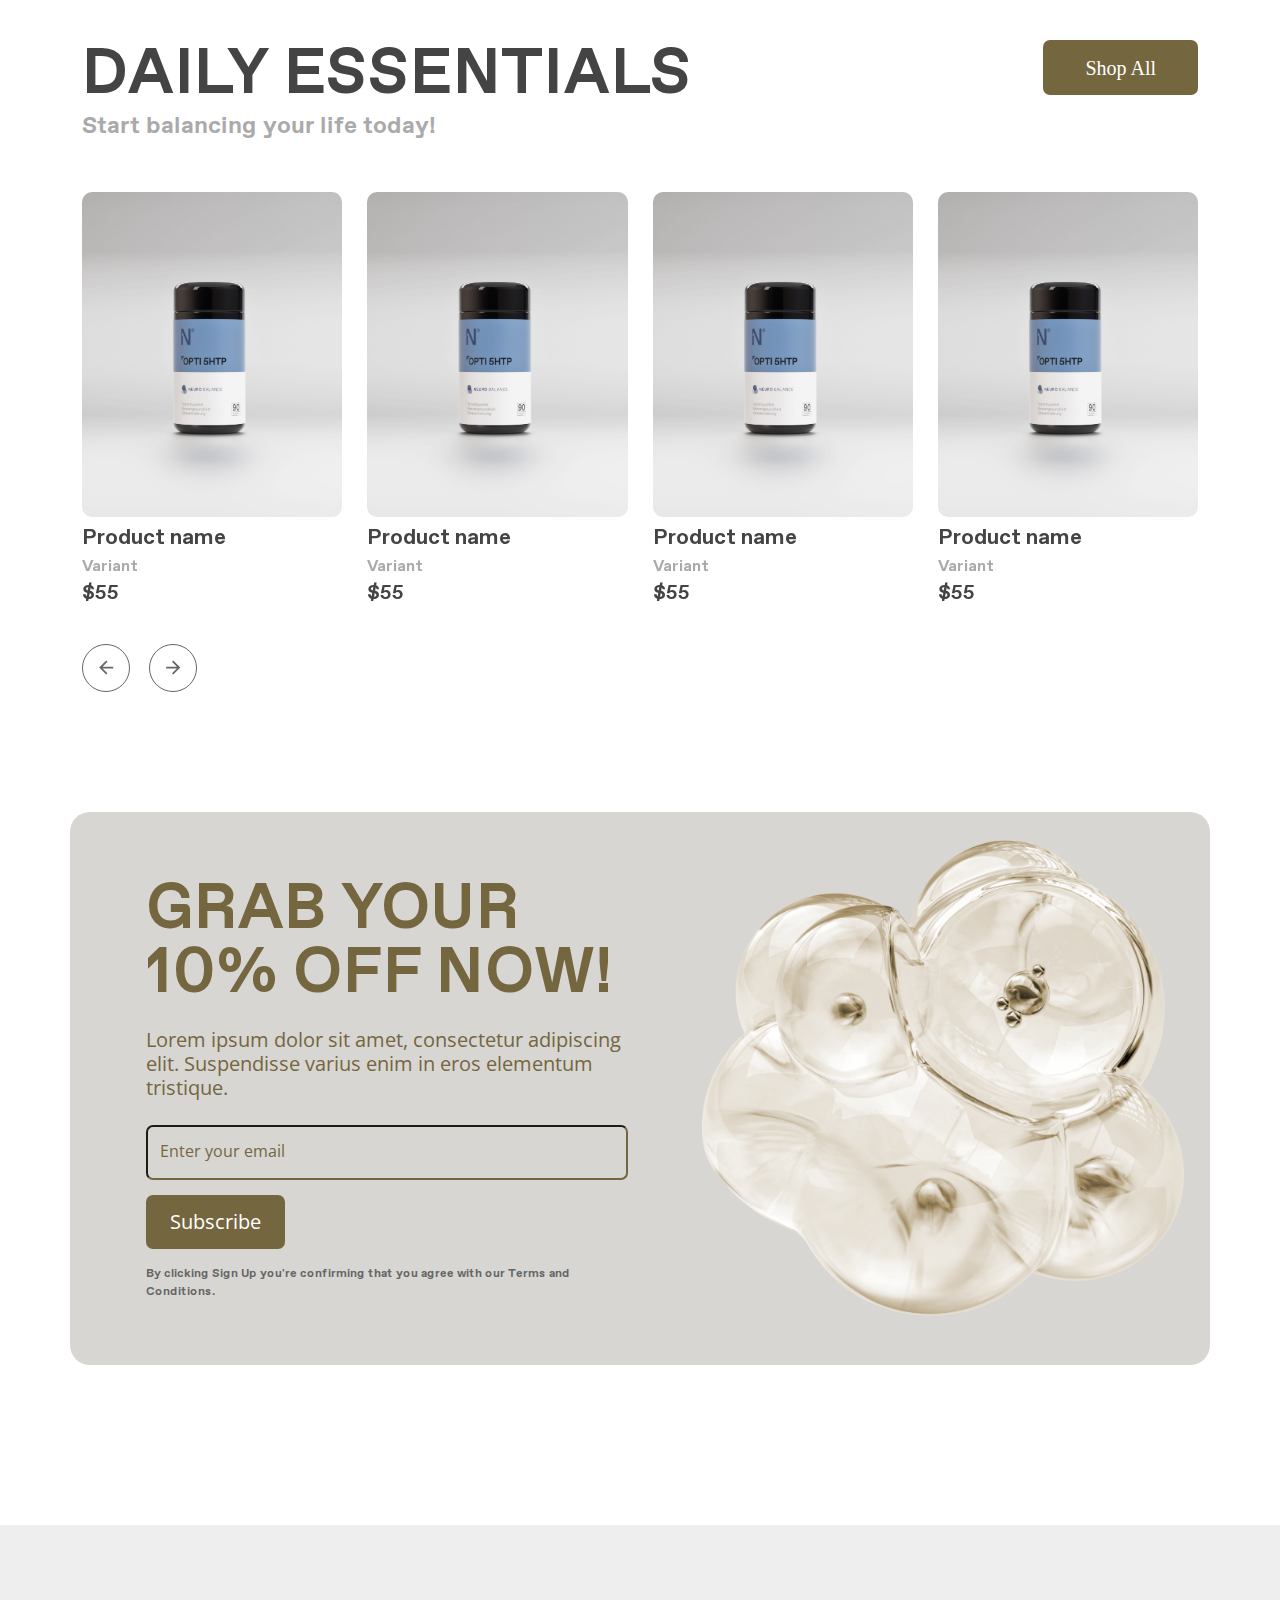
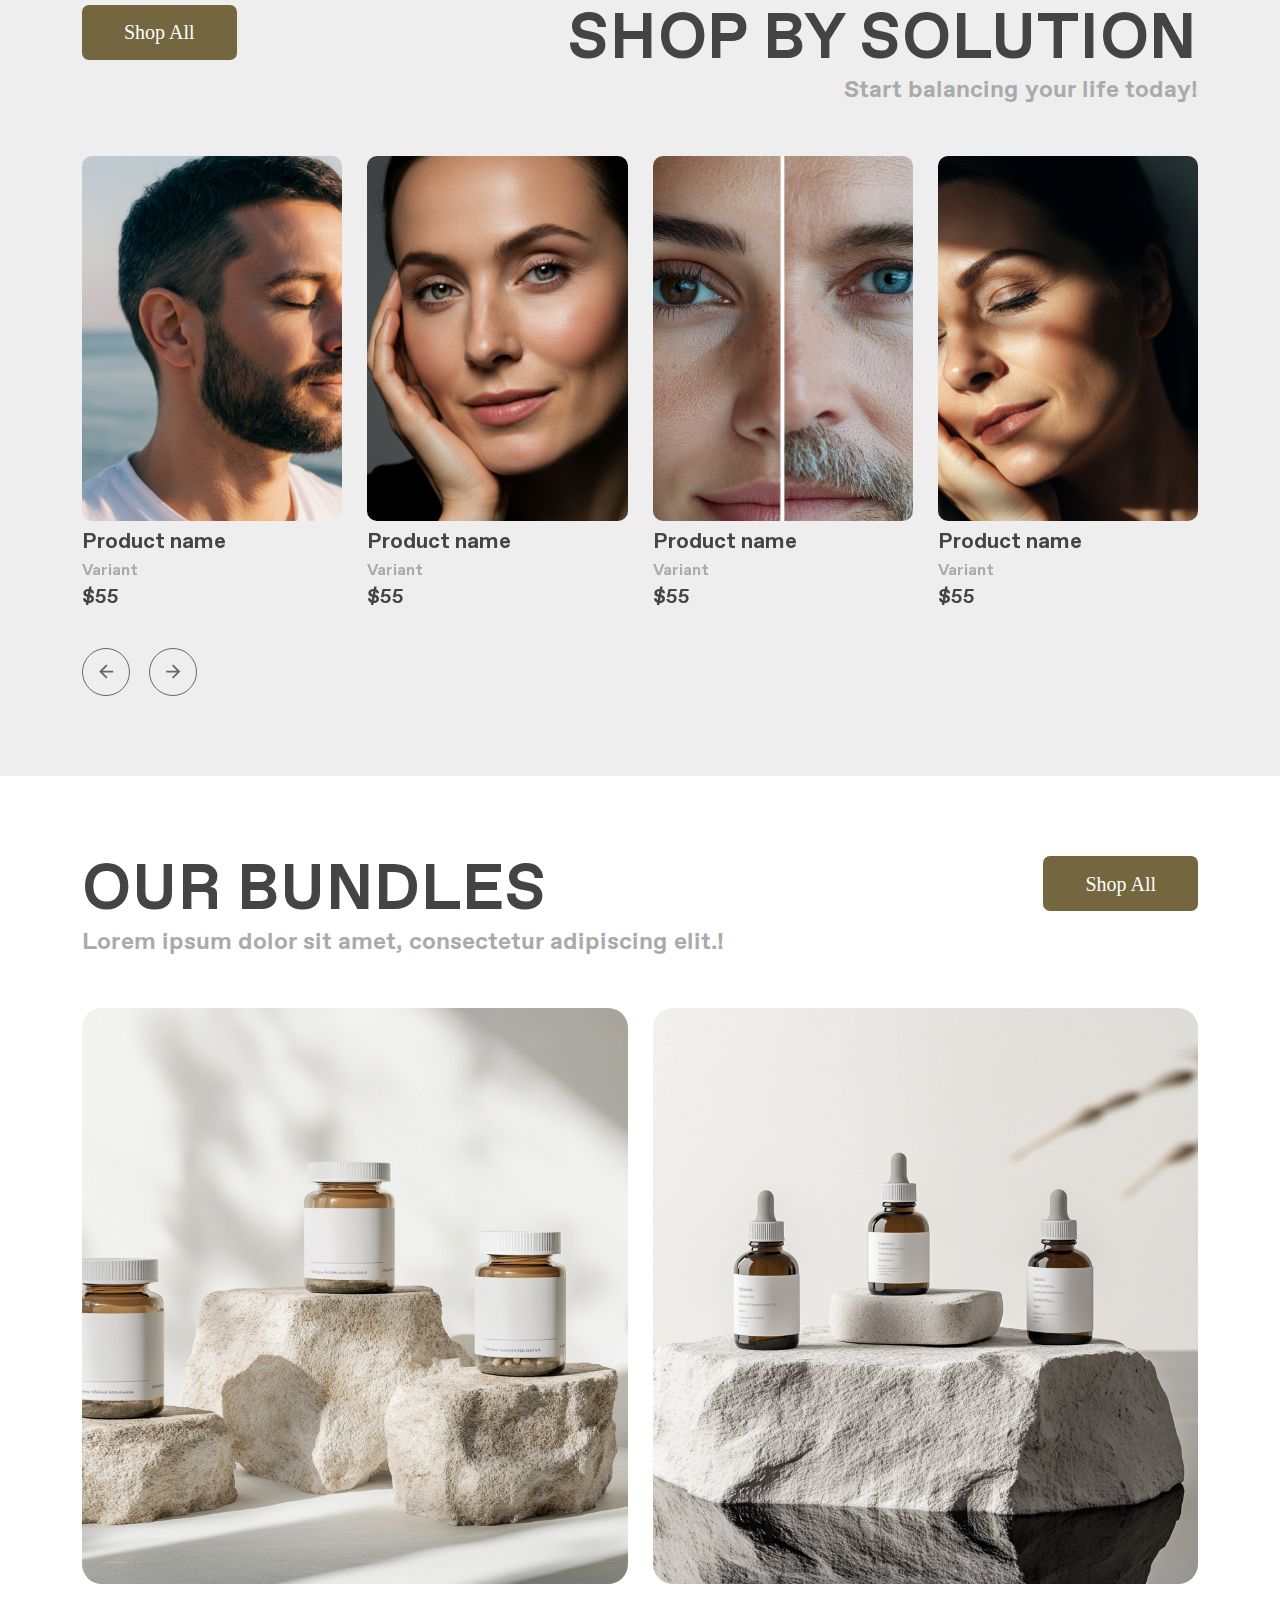
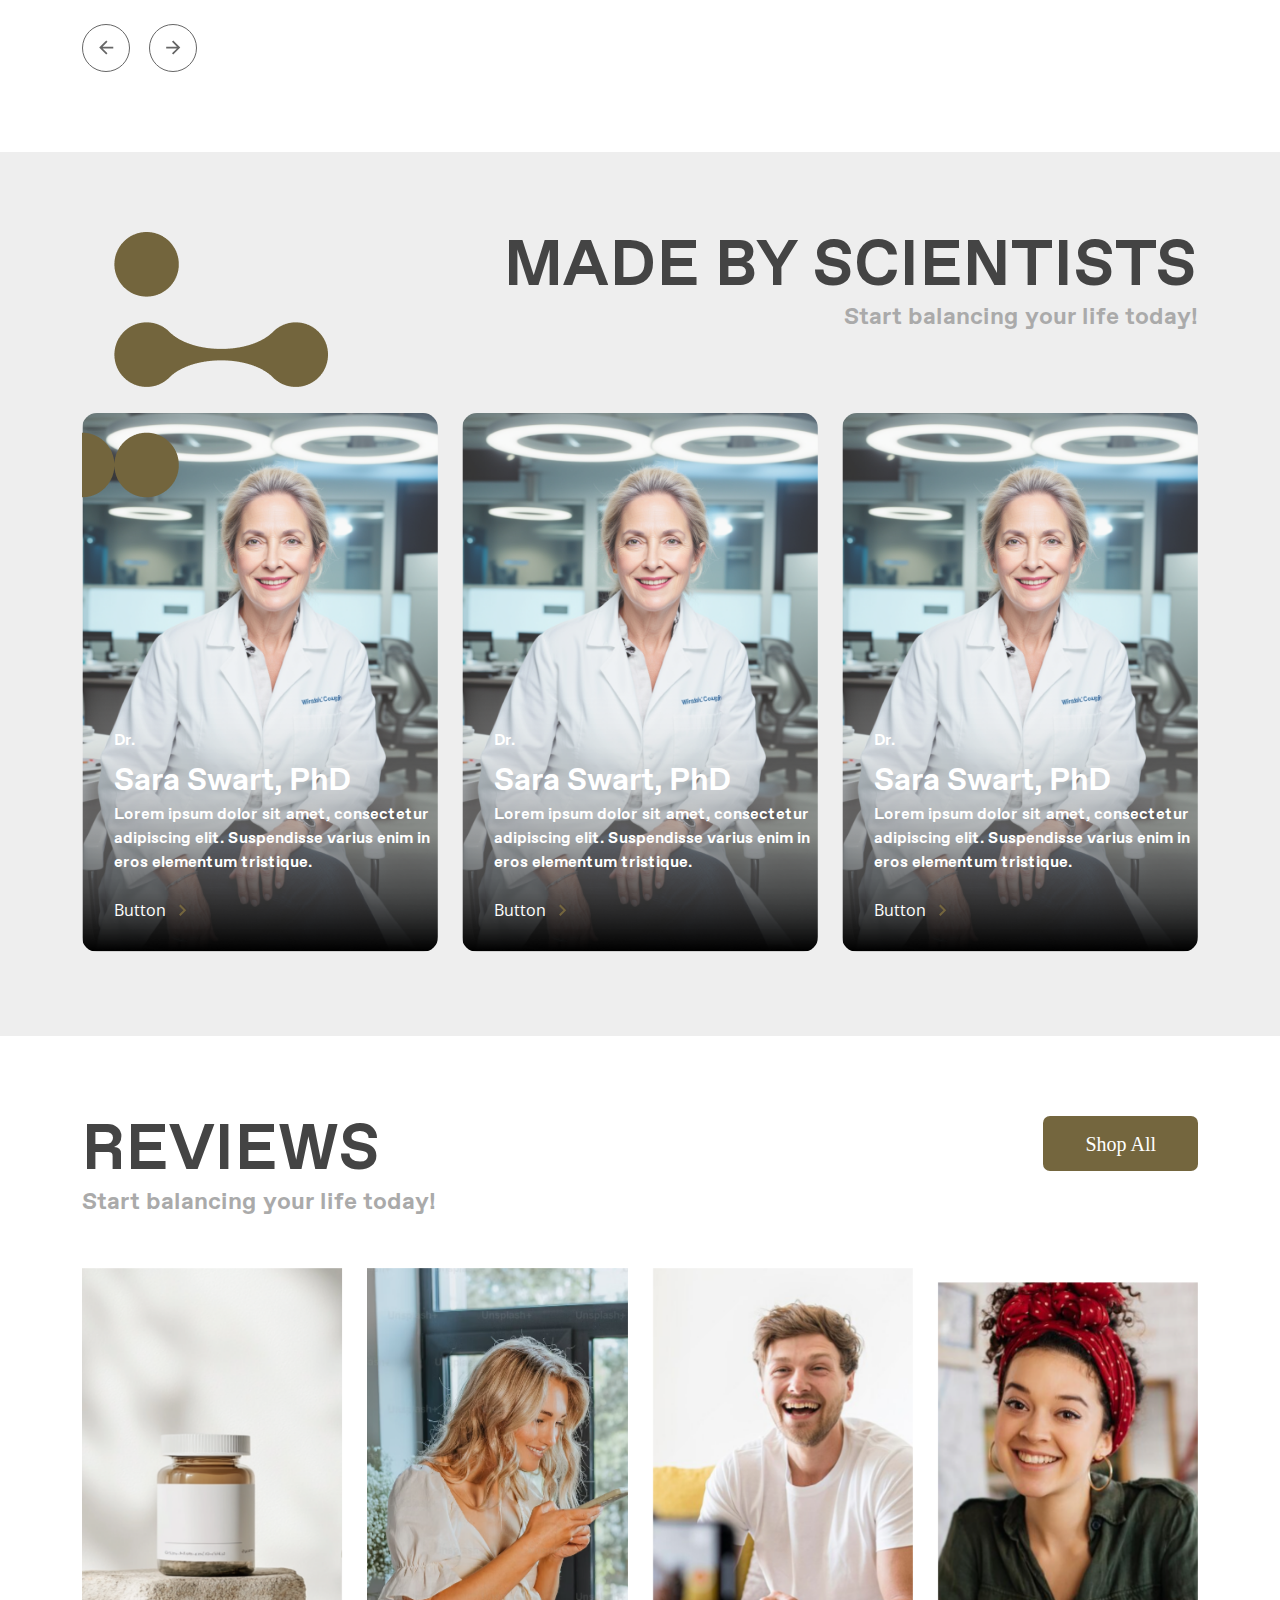
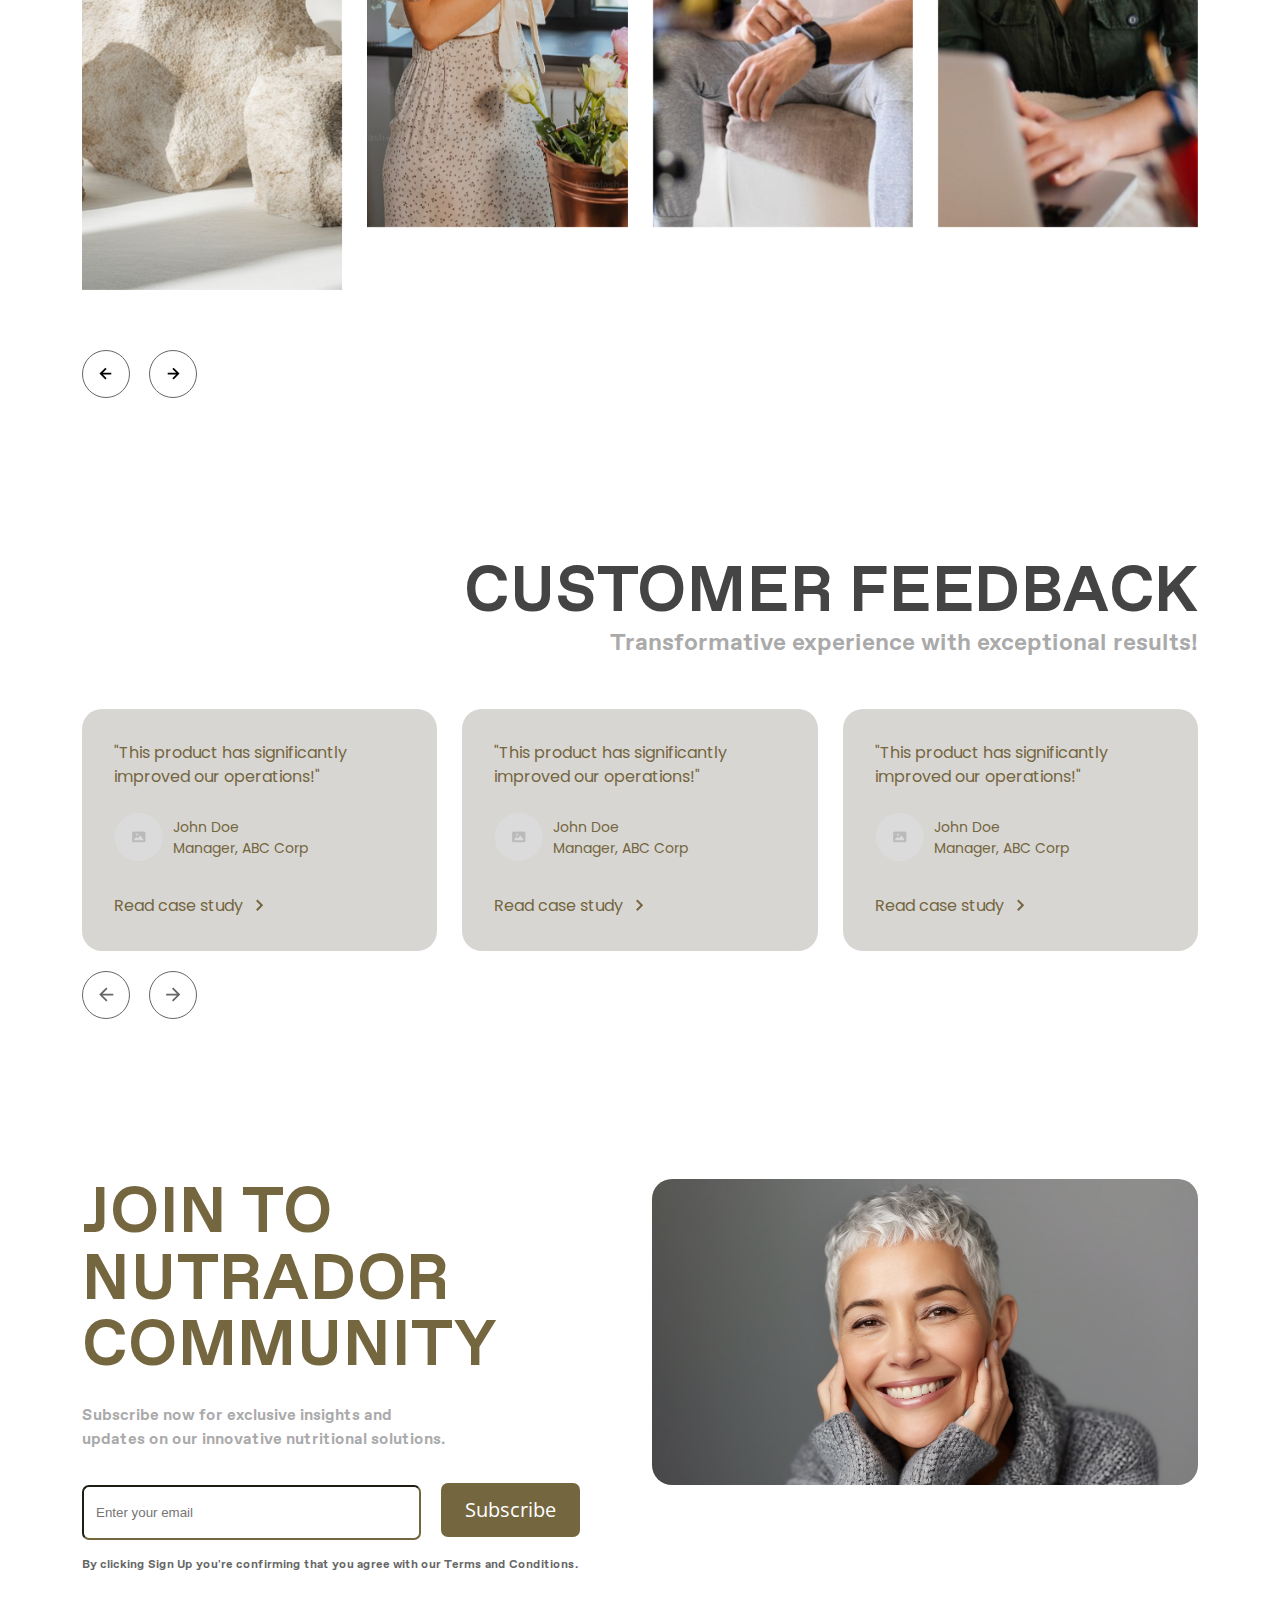
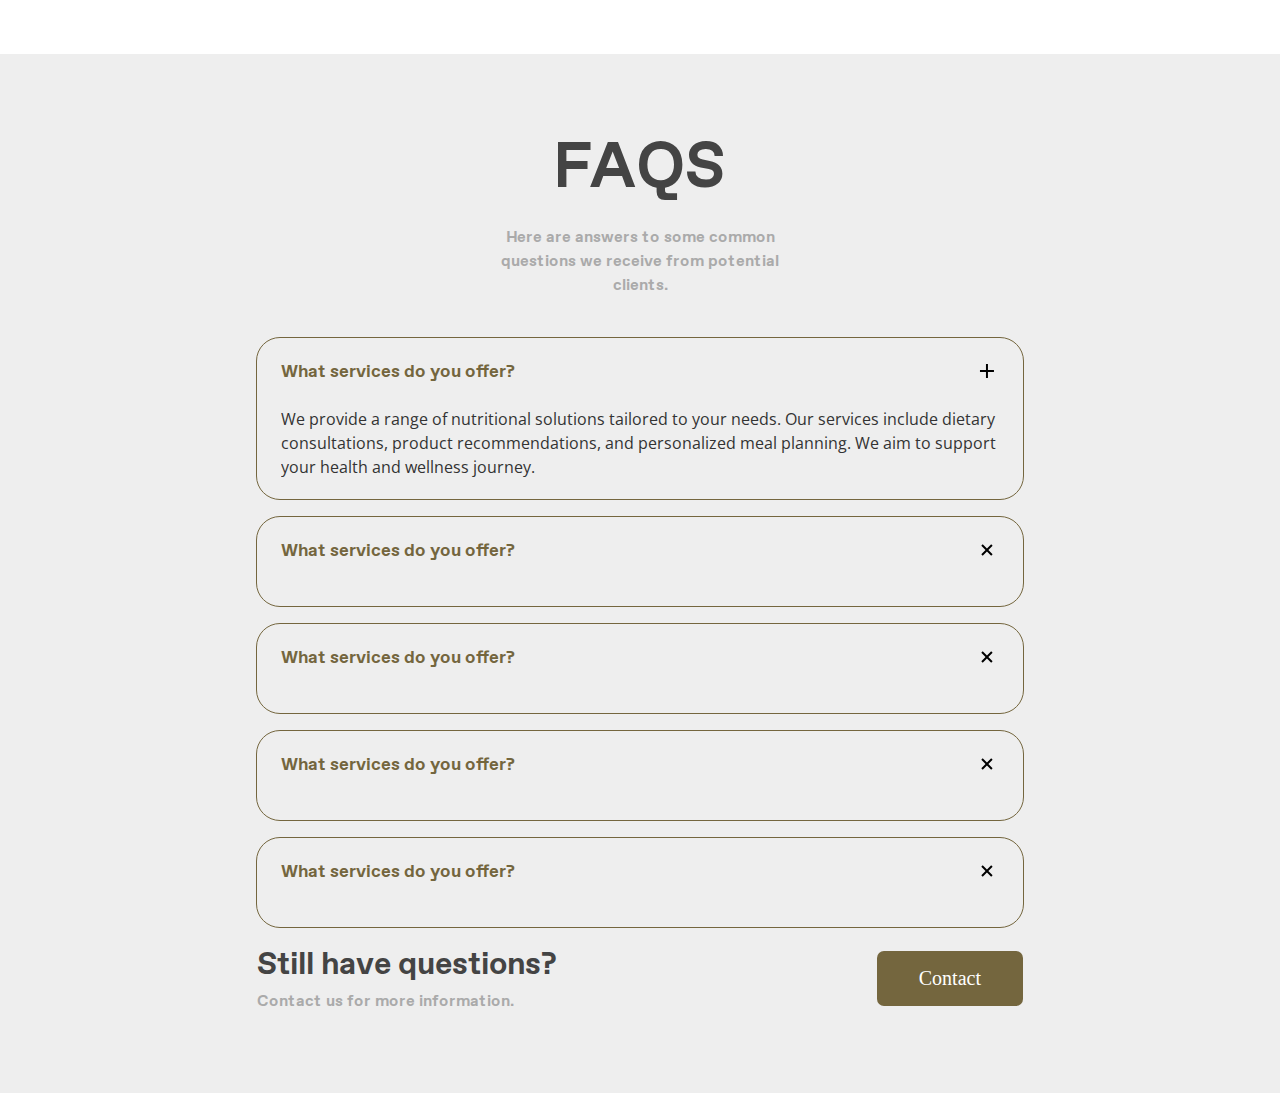
<file: index.html>
<!DOCTYPE html>
<html lang="en">

<head>
    <meta charset="UTF-8">
    <meta name="viewport" content="width=device-width, initial-scale=1.0">
    <title>Nutrador</title>
    <link rel="stylesheet" href="css/swiper.css">
    <link rel="stylesheet" href="css/customGrid.css">
    <link rel="stylesheet" href="css/style.css">
</head>
<body>
    <!-- product section start -->
        <section class="pf-essential-product-section">
            <div class="pf-container">
                <div class="pf-row">
                    <div class="pf-col-lg-12">
                        <div class="pf-product-heading">
                            <div class="pf-text">
                                <h2 class="pf-common-heading">DAILY ESSENTIALS</h2>
                            <p class="pf-sub-heading">Start balancing your life today!</p>
                            </div>
                            <div class="pf-btn">
                                <a class="pf-shop-btn" href="#">Shop All</a>
                            </div>
                        </div>
                    </div>
                </div>
                <div class="pf-row" style="margin-top: 49px;">
                  <div class="pf-col-lg-12">
                    <div class="swiper pf-product-slide">
                        <div class="swiper-wrapper">
                          <div class="swiper-slide">
                                <div class="pf-product-card">
                                    <a href="#"><img src="./images/product-01.jpg" alt=""></a>
                                    <h4 class="pf-product-title">Product name</h4>
                                    <h5 class="pf-product-sub-title">Variant</h5>
                                    <p class="pf-product-price">$55</p>
                                </div>
                          
                          </div>
                          <div class="swiper-slide">
                                <div class="pf-product-card">
                                    <a href="#"><img src="./images/product-01.jpg" alt=""></a>
                                    <h4 class="pf-product-title">Product name</h4>
                                    <h5 class="pf-product-sub-title">Variant</h5>
                                    <p class="pf-product-price">$55</p>
                                </div>
                          
                          </div>
                          <div class="swiper-slide">
                                <div class="pf-product-card">
                                    <a href="#"><img src="./images/product-01.jpg" alt=""></a>
                                    <h4 class="pf-product-title">Product name</h4>
                                    <h5 class="pf-product-sub-title">Variant</h5>
                                    <p class="pf-product-price">$55</p>
                                </div>
                          
                          </div>
                          <div class="swiper-slide">
                                <div class="pf-product-card">
                                    <a href="#"><img src="./images/product-01.jpg" alt=""></a>
                                    <h4 class="pf-product-title">Product name</h4>
                                    <h5 class="pf-product-sub-title">Variant</h5>
                                    <p class="pf-product-price">$55</p>
                                </div>
                          
                          </div>
                          <div class="swiper-slide">
                                <div class="pf-product-card">
                                    <a href="#"><img src="./images/product-01.jpg" alt=""></a>
                                    <h4 class="pf-product-title">Product name</h4>
                                    <h5 class="pf-product-sub-title">Variant</h5>
                                    <p class="pf-product-price">$55</p>
                                </div>
                          
                          </div>
                          <div class="swiper-slide">
                                <div class="pf-product-card">
                                    <a href="#"><img src="./images/product-01.jpg" alt=""></a>
                                    <h4 class="pf-product-title">Product name</h4>
                                    <h5 class="pf-product-sub-title">Variant</h5>
                                    <p class="pf-product-price">$55</p>
                                </div>
                          
                          </div>
                          <div class="swiper-slide">
                                <div class="pf-product-card">
                                    <a href="#"><img src="./images/product-01.jpg" alt=""></a>
                                    <h4 class="pf-product-title">Product name</h4>
                                    <h5 class="pf-product-sub-title">Variant</h5>
                                    <p class="pf-product-price">$55</p>
                                </div>
                          
                          </div>
                          <div class="swiper-slide">
                                <div class="pf-product-card">
                                    <a href="#"><img src="./images/product-01.jpg" alt=""></a>
                                    <h4 class="pf-product-title">Product name</h4>
                                    <h5 class="pf-product-sub-title">Variant</h5>
                                    <p class="pf-product-price">$55</p>
                                </div>
                          
                          </div>
                          <div class="swiper-slide">
                                <div class="pf-product-card">
                                    <a href="#"><img src="./images/product-01.jpg" alt=""></a>
                                    <h4 class="pf-product-title">Product name</h4>
                                    <h5 class="pf-product-sub-title">Variant</h5>
                                    <p class="pf-product-price">$55</p>
                                </div>
                          
                          </div>
                          <div class="swiper-slide">
                                <div class="pf-product-card">
                                    <a href="#"><img src="./images/product-01.jpg" alt=""></a>
                                    <h4 class="pf-product-title">Product name</h4>
                                    <h5 class="pf-product-sub-title">Variant</h5>
                                    <p class="pf-product-price">$55</p>
                                </div>
                          
                          </div>
                          <div class="swiper-slide">
                                <div class="pf-product-card">
                                    <a href="#"><img src="./images/product-01.jpg" alt=""></a>
                                    <h4 class="pf-product-title">Product name</h4>
                                    <h5 class="pf-product-sub-title">Variant</h5>
                                    <p class="pf-product-price">$55</p>
                                </div>
                          
                          </div>
                          <div class="swiper-slide">
                                <div class="pf-product-card">
                                    <a href="#"><img src="./images/product-01.jpg" alt=""></a>
                                    <h4 class="pf-product-title">Product name</h4>
                                    <h5 class="pf-product-sub-title">Variant</h5>
                                    <p class="pf-product-price">$55</p>
                                </div>
                          
                          </div>
                        </div>


                        <div class="pf-arrow-btns">
                            <svg class="pf-prev" xmlns="http://www.w3.org/2000/svg" width="25" height="25" viewBox="0 0 25 25" fill="none">
                                <path d="M20.7706 11.0145H8.60063L14.1906 5.42453L12.7706 4.01453L4.77063 12.0145L12.7706 20.0145L14.1806 18.6045L8.60063 13.0145H20.7706V11.0145Z" fill="#666666"/>
                              </svg>
                              <svg class="pf-next" xmlns="http://www.w3.org/2000/svg" width="25" height="25" viewBox="0 0 25 25" fill="none">
                                <path d="M12.7706 4.01453L11.3606 5.42453L16.9406 11.0145H4.77063V13.0145H16.9406L11.3606 18.6045L12.7706 20.0145L20.7706 12.0145L12.7706 4.01453Z" fill="#666666"/>
                              </svg>
                        </div>
                      </div>
                  </div>
                </div>
            </div>
        </section>
    <!-- product section end -->

    <!-- product discount section start -->
        <section class="pf-prduct-discount-section">
            <div class="pf-container">
                <div class="pf-row pf-card-main">
                    <div class="pf-col-lg-6">
                        <div class="pf-left-text">
                            <h2 class="pf-common-heading">Grab Your 10% Off Now!</h2>
                            <p class="pf-sub-heading">Lorem ipsum dolor sit amet, consectetur adipiscing elit.
                                Suspendisse varius enim in eros elementum tristique.</p>
                        </div>

                        <div class="pf-input-area">
                            <input type="text" placeholder="Enter your email">
                            <a class="pf-subscribe-btn" href="#">Subscribe</a>
                        </div>

                        <h5 class="pf-btm-text">By clicking Sign Up you're confirming that you agree with our Terms and Conditions.</h5>
                        
                    </div>
                    <div class="pf-col-lg-6">
                          <div class="pf-right-img">
                            <img src="./images/discount-img.png" alt="">
                        </div>
                    </div>
                </div>
            </div>
        </section>
    <!-- product discount section end-->

    <!-- shop soluation section start-->
        <section class="pf-shop-soluation-section">
            <div class="pf-container">
                <div class="pf-row">
                    <div class="pf-col-lg-12">
                        <div class="pf-product-heading">
                            <div class="pf-btn">
                                <a class="pf-shop-btn" href="#">Shop All</a>
                            </div>
                            <div class="pf-text">
                                <h2 class="pf-common-heading">SHOP BY SOLUTION</h2>
                            <p class="pf-sub-heading">Start balancing your life today!</p>
                            </div>
                        </div>
                    </div>
                </div>
                <div class="pf-row" style="margin-top: 49px;">
                    <div class="pf-col-lg-12">
                      <div class="swiper pf-shop-solution">
                          <div class="swiper-wrapper">
                            <div class="swiper-slide">
                                  <div class="pf-product-card">
                                      <a href="#"><img src="./images/propular-img.png" alt=""></a>
                                      <h4 class="pf-product-title">Product name</h4>
                                      <h5 class="pf-product-sub-title">Variant</h5>
                                      <p class="pf-product-price">$55</p>
                                  </div>
                            
                            </div>
                            <div class="swiper-slide">
                                  <div class="pf-product-card">
                                      <a href="#"><img src="./images/popular-02.png" alt=""></a>
                                      <h4 class="pf-product-title">Product name</h4>
                                      <h5 class="pf-product-sub-title">Variant</h5>
                                      <p class="pf-product-price">$55</p>
                                  </div>
                            </div>
                            <div class="swiper-slide">
                                  <div class="pf-product-card">
                                      <a href="#"><img src="./images/popular-img-03.jpg" alt=""></a>
                                      <h4 class="pf-product-title">Product name</h4>
                                      <h5 class="pf-product-sub-title">Variant</h5>
                                      <p class="pf-product-price">$55</p>
                                  </div>
                            
                            </div>
                            <div class="swiper-slide">
                                  <div class="pf-product-card">
                                      <a href="#"><img src="./images/popular-img.png" alt=""></a>
                                      <h4 class="pf-product-title">Product name</h4>
                                      <h5 class="pf-product-sub-title">Variant</h5>
                                      <p class="pf-product-price">$55</p>
                                  </div>
                            
                            </div>

                            
                            <div class="swiper-slide">
                                  <div class="pf-product-card">
                                      <a href="#"><img src="./images/propular-img.png" alt=""></a>
                                      <h4 class="pf-product-title">Product name</h4>
                                      <h5 class="pf-product-sub-title">Variant</h5>
                                      <p class="pf-product-price">$55</p>
                                  </div>
                            
                            </div>
                            <div class="swiper-slide">
                                  <div class="pf-product-card">
                                      <a href="#"><img src="./images/popular-02.png" alt=""></a>
                                      <h4 class="pf-product-title">Product name</h4>
                                      <h5 class="pf-product-sub-title">Variant</h5>
                                      <p class="pf-product-price">$55</p>
                                  </div>
                            </div>
                            <div class="swiper-slide">
                                  <div class="pf-product-card">
                                      <a href="#"><img src="./images/popular-img-03.jpg" alt=""></a>
                                      <h4 class="pf-product-title">Product name</h4>
                                      <h5 class="pf-product-sub-title">Variant</h5>
                                      <p class="pf-product-price">$55</p>
                                  </div>
                            </div>
                            <div class="swiper-slide">
                                  <div class="pf-product-card">
                                      <a href="#"><img src="./images/popular-img.png" alt=""></a>
                                      <h4 class="pf-product-title">Product name</h4>
                                      <h5 class="pf-product-sub-title">Variant</h5>
                                      <p class="pf-product-price">$55</p>
                                  </div>
                            </div>
                          </div>
                            <div class="pf-arrow-btns">
                              <svg class="pf-prev" xmlns="http://www.w3.org/2000/svg" width="25" height="25" viewBox="0 0 25 25" fill="none">
                                  <path d="M20.7706 11.0145H8.60063L14.1906 5.42453L12.7706 4.01453L4.77063 12.0145L12.7706 20.0145L14.1806 18.6045L8.60063 13.0145H20.7706V11.0145Z" fill="#666666"/>
                                </svg>
                                <svg class="pf-next" xmlns="http://www.w3.org/2000/svg" width="25" height="25" viewBox="0 0 25 25" fill="none">
                                  <path d="M12.7706 4.01453L11.3606 5.42453L16.9406 11.0145H4.77063V13.0145H16.9406L11.3606 18.6045L12.7706 20.0145L20.7706 12.0145L12.7706 4.01453Z" fill="#666666"/>
                                </svg>
                          </div>
                        </div>
                    </div>
                  </div>
            </div>
        </section>
    <!-- shop soluation section end -->

    <!-- our bundle section start -->
        <section class="pf-bundle-section">
            <div class="pf-container">
                <div class="pf-row">
                    <div class="pf-col-lg-12">
                        <div class="pf-bundle-heading">
                            <div class="pf-text">
                                <h2 class="pf-common-heading">OUR BUNDLES</h2>
                            <p class="pf-sub-heading">Lorem ipsum dolor sit amet, consectetur adipiscing elit.!</p>
                            </div>
                            <div class="pf-btn">
                                <a class="pf-shop-btn" href="#">Shop All</a>
                            </div>
                        </div>
                    </div>
                </div>
                <div class="pf-row" style="margin-top: 49px;">
                <div class="pf-col-lg-12">
                    <div class="swiper pf-bundle-slider">
                        <div class="swiper-wrapper">
                        <div class="swiper-slide">
                                <div class="pf-bundle-card">
                                    <a href="#"><img src="./images/bundle-img-01.png" alt="" width="" height=""></a>
                                </div>
                        </div>
                        <div class="swiper-slide">
                                <div class="pf-bundle-card">
                                    <a href="#"><img src="./images/bundle-img-02.png" alt="" width="" height=""></a>
                                </div>
                        </div>
                        <div class="swiper-slide">
                                <div class="pf-bundle-card">
                                    <a href="#"><img src="./images/bundle-img-01.png" alt="" width="" height=""></a>
                                </div>
                        </div>
                        <div class="swiper-slide">
                                <div class="pf-bundle-card">
                                    <a href="#"><img src="./images/bundle-img-02.png" alt="" width="" height=""></a>
                                </div>
                        </div>
                        <div class="swiper-slide">
                                <div class="pf-bundle-card">
                                    <a href="#"><img src="./images/bundle-img-01.png" alt="" width="" height=""></a>
                                </div>
                        </div>
                        <div class="swiper-slide">
                                <div class="pf-bundle-card">
                                    <a href="#"><img src="./images/bundle-img-02.png" alt="" width="" height=""></a>
                                </div>
                        </div>
                        
                        </div>

                        <div class="pf-arrow-btns">
                            <svg class="pf-prev" xmlns="http://www.w3.org/2000/svg" width="25" height="25" viewBox="0 0 25 25" fill="none">
                                <path d="M20.7706 11.0145H8.60063L14.1906 5.42453L12.7706 4.01453L4.77063 12.0145L12.7706 20.0145L14.1806 18.6045L8.60063 13.0145H20.7706V11.0145Z" fill="#666666"/>
                            </svg>
                            <svg class="pf-next" xmlns="http://www.w3.org/2000/svg" width="25" height="25" viewBox="0 0 25 25" fill="none">
                                <path d="M12.7706 4.01453L11.3606 5.42453L16.9406 11.0145H4.77063V13.0145H16.9406L11.3606 18.6045L12.7706 20.0145L20.7706 12.0145L12.7706 4.01453Z" fill="#666666"/>
                            </svg>
                        </div>
                    </div>
                </div>
                </div>
            </div>
        </section>
    <!-- our bundle section end -->

    <!-- made section css start -->
        <section class="pf-made-section">
            <div class="pf-container">
                <div class="pf-row">
                    <div class="pf-col-lg-12">
                        <div class="pf-made-heading">
                            <img src="./images/made-science-icon.png" alt="">
                            <div class="pf-text">
                                <h2 class="pf-common-heading">MADE BY SCIENTISTS</h2>
                            <p class="pf-sub-heading">Start balancing your life today!</p>
                            </div>
                        </div>
                    </div>
                </div>
                <div class="pf-row pf-row-02">
                    <div class="pf-col-lg-4">
                        <div class="pf-made-science-card">
                            <a href="#"><img src="./images/made-img.png" alt=""></a>
                            <div class="pf-text">
                                <h4 class="pf-made-card-head">Dr.</h4>
                                <h2 class="pf-made-card-sub">Sara Swart, PhD</h2>
                                <p class="pf-paragraph">Lorem ipsum dolor sit amet, consectetur adipiscing elit. Suspendisse varius enim in eros elementum tristique.</p>
                                <a class="pf-made-btn" href="#">Button <svg width="25" height="25" viewBox="0 0 25 25" fill="none" xmlns="http://www.w3.org/2000/svg">
                                    <g id="Icon / chevron-right">
                                    <path id="icon" d="M10.4777 16.9643L16.1847 11.2573L10.4777 5.55029L9.06372 6.96429L13.3567 11.2573L9.06372 15.5503L10.4777 16.9643Z" fill="#74663E"/>
                                    </g>
                                    </svg>
                                    </a>
                            </div>
                        </div>
                    </div>
                    <div class="pf-col-lg-4">
                        <div class="pf-made-science-card">
                            <a href="#"><img src="./images/made-img.png" alt=""></a>
                            <div class="pf-text">
                                <h4 class="pf-made-card-head">Dr.</h4>
                                <h2 class="pf-made-card-sub">Sara Swart, PhD</h2>
                                <p class="pf-paragraph">Lorem ipsum dolor sit amet, consectetur adipiscing elit. Suspendisse varius enim in eros elementum tristique.</p>
                                <a class="pf-made-btn" href="#">Button <svg width="25" height="25" viewBox="0 0 25 25" fill="none" xmlns="http://www.w3.org/2000/svg">
                                    <g id="Icon / chevron-right">
                                    <path id="icon" d="M10.4777 16.9643L16.1847 11.2573L10.4777 5.55029L9.06372 6.96429L13.3567 11.2573L9.06372 15.5503L10.4777 16.9643Z" fill="#74663E"/>
                                    </g>
                                    </svg>
                                    </a>
                            </div>
                        </div>
                    </div>
                    <div class="pf-col-lg-4">
                        <div class="pf-made-science-card">
                            <a href="#"><img src="./images/made-img.png" alt=""></a>
                            <div class="pf-text">
                                <h4 class="pf-made-card-head">Dr.</h4>
                                <h2 class="pf-made-card-sub">Sara Swart, PhD</h2>
                                <p class="pf-paragraph">Lorem ipsum dolor sit amet, consectetur adipiscing elit. Suspendisse varius enim in eros elementum tristique.</p>
                                <a class="pf-made-btn" href="#">Button <svg width="25" height="25" viewBox="0 0 25 25" fill="none" xmlns="http://www.w3.org/2000/svg">
                                    <g id="Icon / chevron-right">
                                    <path id="icon" d="M10.4777 16.9643L16.1847 11.2573L10.4777 5.55029L9.06372 6.96429L13.3567 11.2573L9.06372 15.5503L10.4777 16.9643Z" fill="#74663E"/>
                                    </g>
                                    </svg>
                                    </a>
                            </div>
                        </div>
                    </div>
                </div>
            </div>
        </section>

    <!-- made section css end -->

     <!-- review section start -->
        <section class="pf-review-section">
            <div class="pf-container">
                <div class="pf-row">
                    <div class="pf-col-lg-12">
                        <div class="pf-review-heading">
                            <div class="pf-text">
                                <h2 class="pf-common-heading">REVIEWS</h2>
                            <p class="pf-sub-heading">Start balancing your life today!</p>
                            </div>
                            <div class="pf-btn">
                                <a class="pf-shop-btn" href="#">Shop All</a>
                            </div>
                        </div>
                    </div>
                </div>
                <div class="pf-row" style="margin-top: 49px;">
                <div class="pf-col-lg-12">
                    <div class="swiper pf-rivew-slider">
                        <div class="swiper-wrapper">
                        <div class="swiper-slide">
                                <div class="pf-review-card">
                                    <a href="#"><img src="./images/bundle-img-01.png" alt="" width="" height=""></a>
                                </div>
                        </div>
                        <div class="swiper-slide">
                                <div class="pf-review-card">
                                    <a href="#"><img src="./images/review-img-01.png" alt="" width="" height=""></a>
                                </div>
                        </div>
                        <div class="swiper-slide">
                                <div class="pf-review-card">
                                    <a href="#"><img src="./images/review-img-02.png" alt="" width="" height=""></a>
                                </div>
                        </div>
                        <div class="swiper-slide">
                                <div class="pf-review-card">
                                    <a href="#"><img src="./images/review-img-03.png" alt="" width="" height=""></a>
                                </div>
                        </div>
                        <div class="swiper-slide">
                                <div class="pf-review-card">
                                    <a href="#"><img src="./images/review-img-04.png" alt="" width="" height=""></a>
                                </div>
                        </div>
                        <div class="swiper-slide">
                                <div class="pf-review-card">
                                    <a href="#"><img src="./images/review-img-01.png" alt="" width="" height=""></a>
                                </div>
                        </div>
                        <div class="swiper-slide">
                                <div class="pf-review-card">
                                    <a href="#"><img src="./images/review-img-02.png" alt="" width="" height=""></a>
                                </div>
                        </div>
                        <div class="swiper-slide">
                                <div class="pf-review-card">
                                    <a href="#"><img src="./images/review-img-03.png" alt="" width="" height=""></a>
                                </div>
                        </div>
                        <div class="swiper-slide">
                                <div class="pf-review-card">
                                    <a href="#"><img src="./images/review-img-04.png" alt="" width="" height=""></a>
                                </div>
                        </div>
                            
                        
                        </div>

                        <div class="pf-arrow-btns">
                            <svg class="pf-next" xmlns="http://www.w3.org/2000/svg" width="24" height="25" viewBox="0 0 24 25" fill="none">
                                <path d="M12.7069 17.3076L8.41394 13.0146H17.9999V11.0146H8.41394L12.7069 6.72162L11.2929 5.30762L4.58594 12.0146L11.2929 18.7216L12.7069 17.3076Z" fill="black"/>
                              </svg>
                              <svg class="pf-prev" xmlns="http://www.w3.org/2000/svg" width="24" height="25" viewBox="0 0 24 25" fill="none">
                                <path d="M11.293 17.3076L12.707 18.7216L19.414 12.0146L12.707 5.30762L11.293 6.72162L15.586 11.0146H6V13.0146H15.586L11.293 17.3076Z" fill="black"/>
                              </svg>
                        </div>
                    </div>
                </div>
                </div>
            </div>
        </section>
    <!-- our bundle section end -->


    
    <!-- customer Feedback section start-->
        <section class="pf-customer-feedback-section">
            <div class="pf-container">
                <div class="pf-row">
                    <div class="pf-col-lg-12">
                        <div class="pf-feedback-heading">
                            <div class="pf-text">
                                <h2 class="pf-common-heading">Customer Feedback</h2>
                            <p class="pf-sub-heading">Transformative experience with exceptional results!</p>
                            </div>
                        </div>
                    </div>
                </div>
                <div class="pf-row" style="margin-top: 49px;">
                    <div class="pf-col-lg-12">
                    <div class="swiper pf-feedback-slider">
                        <div class="swiper-wrapper">
                            <div class="swiper-slide">
                                <div class="pf-feedback-card">
                                    <h2 class="pf-sub-heading">
                                        "This product has significantly improved our operations!"
                                    </h2>
                                
                                    <div class="client-info">
                                        <a href="#"><img src="./images/client-img.png" alt=""></a>
                                    <div class="text">
                                        <p>John Doe</p>
                                        <p>Manager, ABC Corp</p>
                                    </div>
                                    </div>

                                    <a class="pf-made-btn" href="#">Read case study <svg width="25" height="25" viewBox="0 0 25 25" fill="none" xmlns="http://www.w3.org/2000/svg">
                                        <g id="Icon / chevron-right">
                                        <path id="icon" d="M10.4777 16.9643L16.1847 11.2573L10.4777 5.55029L9.06372 6.96429L13.3567 11.2573L9.06372 15.5503L10.4777 16.9643Z" fill="#74663E"/>
                                        </g>
                                        </svg>
                                        </a>
                                </div>
                            
                            </div>
                            <div class="swiper-slide">
                                <div class="pf-feedback-card">
                                    <h2 class="pf-sub-heading">
                                        "This product has significantly improved our operations!"
                                    </h2>
                                
                                    <div class="client-info">
                                        <a href="#"><img src="./images/client-img.png" alt=""></a>
                                    <div class="text">
                                        <p>John Doe</p>
                                        <p>Manager, ABC Corp</p>
                                    </div>
                                    </div>

                                    <a class="pf-made-btn" href="#">Read case study <svg width="25" height="25" viewBox="0 0 25 25" fill="none" xmlns="http://www.w3.org/2000/svg">
                                        <g id="Icon / chevron-right">
                                        <path id="icon" d="M10.4777 16.9643L16.1847 11.2573L10.4777 5.55029L9.06372 6.96429L13.3567 11.2573L9.06372 15.5503L10.4777 16.9643Z" fill="#74663E"/>
                                        </g>
                                        </svg>
                                        </a>
                                </div>
                            
                            </div>
                            <div class="swiper-slide">
                                <div class="pf-feedback-card">
                                    <h2 class="pf-sub-heading">
                                        "This product has significantly improved our operations!"
                                    </h2>
                                
                                    <div class="client-info">
                                        <a href="#"><img src="./images/client-img.png" alt=""></a>
                                    <div class="text">
                                        <p>John Doe</p>
                                        <p>Manager, ABC Corp</p>
                                    </div>
                                    </div>

                                    <a class="pf-made-btn" href="#">Read case study <svg width="25" height="25" viewBox="0 0 25 25" fill="none" xmlns="http://www.w3.org/2000/svg">
                                        <g id="Icon / chevron-right">
                                        <path id="icon" d="M10.4777 16.9643L16.1847 11.2573L10.4777 5.55029L9.06372 6.96429L13.3567 11.2573L9.06372 15.5503L10.4777 16.9643Z" fill="#74663E"/>
                                        </g>
                                        </svg>
                                        </a>
                                </div>
                            
                            </div>
                            <div class="swiper-slide">
                                <div class="pf-feedback-card">
                                    <h2 class="pf-sub-heading">
                                        "This product has significantly improved our operations!"
                                    </h2>
                                
                                    <div class="client-info">
                                        <a href="#"><img src="./images/client-img.png" alt=""></a>
                                    <div class="text">
                                        <p>John Doe</p>
                                        <p>Manager, ABC Corp</p>
                                    </div>
                                    </div>

                                    <a class="pf-made-btn" href="#">Read case study <svg width="25" height="25" viewBox="0 0 25 25" fill="none" xmlns="http://www.w3.org/2000/svg">
                                        <g id="Icon / chevron-right">
                                        <path id="icon" d="M10.4777 16.9643L16.1847 11.2573L10.4777 5.55029L9.06372 6.96429L13.3567 11.2573L9.06372 15.5503L10.4777 16.9643Z" fill="#74663E"/>
                                        </g>
                                        </svg>
                                        </a>
                                </div>
                            
                            </div>
                            <div class="swiper-slide">
                                <div class="pf-feedback-card">
                                    <h2 class="pf-sub-heading">
                                        "This product has significantly improved our operations!"
                                    </h2>
                                
                                    <div class="client-info">
                                        <a href="#"><img src="./images/client-img.png" alt=""></a>
                                    <div class="text">
                                        <p>John Doe</p>
                                        <p>Manager, ABC Corp</p>
                                    </div>
                                    </div>

                                    <a class="pf-made-btn" href="#">Read case study <svg width="25" height="25" viewBox="0 0 25 25" fill="none" xmlns="http://www.w3.org/2000/svg">
                                        <g id="Icon / chevron-right">
                                        <path id="icon" d="M10.4777 16.9643L16.1847 11.2573L10.4777 5.55029L9.06372 6.96429L13.3567 11.2573L9.06372 15.5503L10.4777 16.9643Z" fill="#74663E"/>
                                        </g>
                                        </svg>
                                        </a>
                                </div>
                            
                            </div>
                            <div class="swiper-slide">
                                <div class="pf-feedback-card">
                                    <h2 class="pf-sub-heading">
                                        "This product has significantly improved our operations!"
                                    </h2>
                                
                                    <div class="client-info">
                                        <a href="#"><img src="./images/client-img.png" alt=""></a>
                                    <div class="text">
                                        <p>John Doe</p>
                                        <p>Manager, ABC Corp</p>
                                    </div>
                                    </div>

                                    <a class="pf-made-btn" href="#">Read case study <svg width="25" height="25" viewBox="0 0 25 25" fill="none" xmlns="http://www.w3.org/2000/svg">
                                        <g id="Icon / chevron-right">
                                        <path id="icon" d="M10.4777 16.9643L16.1847 11.2573L10.4777 5.55029L9.06372 6.96429L13.3567 11.2573L9.06372 15.5503L10.4777 16.9643Z" fill="#74663E"/>
                                        </g>
                                        </svg>
                                        </a>
                                </div>
                            
                            </div>
                        
                        </div>
                            <div class="pf-arrow-btns">
                            <svg class="pf-prev" xmlns="http://www.w3.org/2000/svg" width="25" height="25" viewBox="0 0 25 25" fill="none">
                                <path d="M20.7706 11.0145H8.60063L14.1906 5.42453L12.7706 4.01453L4.77063 12.0145L12.7706 20.0145L14.1806 18.6045L8.60063 13.0145H20.7706V11.0145Z" fill="#666666"/>
                                </svg>
                                <svg class="pf-next" xmlns="http://www.w3.org/2000/svg" width="25" height="25" viewBox="0 0 25 25" fill="none">
                                <path d="M12.7706 4.01453L11.3606 5.42453L16.9406 11.0145H4.77063V13.0145H16.9406L11.3606 18.6045L12.7706 20.0145L20.7706 12.0145L12.7706 4.01453Z" fill="#666666"/>
                                </svg>
                        </div>
                        </div>
                    </div>
                </div>
            </div>
        </section>
    <!-- shop soluation section end -->



<!-- news section start -->
<section class="pf-news-section">
    <div class="pf-container">
        <div class="pf-row pf-card-main">
            <div class="pf-col-lg-6">
                <div class="pf-left-text">
                    <h2 class="pf-common-heading">Join TO NutrADOR
                        Community</h2>
                    <p class="pf-sub-heading">
                        Subscribe now for exclusive insights and updates on our innovative nutritional solutions.
                    </p>
                </div>

                <div class="pf-input-area">
                    <input type="text" placeholder="Enter your email">
                    <a class="pf-subscribe-btn" href="#">Subscribe</a>
                </div>

                <h5 class="pf-btm-text">By clicking Sign Up you're confirming that you agree with our Terms and Conditions.</h5>
                
            </div>
            <div class="pf-col-lg-6">
                  <div class="pf-new-img">
                    <a href="#"><img src="./images/newslatter-img.jpg" alt=""></a>
                  </div>
            </div>
        </div>
    </div>
</section>
<!-- news section end-->




<!-- FAQ section start  -->
<section class="pf-faq-section">
    <div class="pf-container">
        <div class="pf-row">
            <div class="pf-col-lg-12">
                <div class="pf-faq-heading">
                    <div class="pf-text">
                        <h2 class="pf-common-heading">FAQs</h2>
                    <p class="pf-sub-heading">Here are answers to some common questions we receive from potential clients.</p>
                    </div>
                </div>

                <div class="pf-accordian-card">
                   <div class="pf-head">
                        <h2 class="pf-accordian-head">What services do you offer?</h2>
                        <svg class="toggle-icon" xmlns="http://www.w3.org/2000/svg" width="24" height="24" viewBox="0 0 24 24" style="fill: rgba(0, 0, 0, 1);"><path d="m16.192 6.344-4.243 4.242-4.242-4.242-1.414 1.414L10.535 12l-4.242 4.242 1.414 1.414 4.242-4.242 4.243 4.242 1.414-1.414L13.364 12l4.242-4.242z"></path></svg>
                   </div>
                    <p class="pf-sub-acc">We provide a range of nutritional solutions tailored to your needs. Our services include dietary consultations, product recommendations, and personalized meal planning. We aim to support your health and wellness journey.</p>
                </div>
                <div class="pf-accordian-card">
                   <div class="pf-head">
                        <h2 class="pf-accordian-head">What services do you offer?</h2>
                        <svg class="toggle-icon" xmlns="http://www.w3.org/2000/svg" width="24" height="24" viewBox="0 0 24 24" style="fill: rgba(0, 0, 0, 1);"><path d="m16.192 6.344-4.243 4.242-4.242-4.242-1.414 1.414L10.535 12l-4.242 4.242 1.414 1.414 4.242-4.242 4.243 4.242 1.414-1.414L13.364 12l4.242-4.242z"></path></svg>
                   </div>
                    <p class="pf-sub-acc">We provide a range of nutritional solutions tailored to your needs. Our services include dietary consultations, product recommendations, and personalized meal planning. We aim to support your health and wellness journey.</p>
                </div>
                <div class="pf-accordian-card">
                   <div class="pf-head">
                        <h2 class="pf-accordian-head">What services do you offer?</h2>
                        <svg class="toggle-icon" xmlns="http://www.w3.org/2000/svg" width="24" height="24" viewBox="0 0 24 24" style="fill: rgba(0, 0, 0, 1);"><path d="m16.192 6.344-4.243 4.242-4.242-4.242-1.414 1.414L10.535 12l-4.242 4.242 1.414 1.414 4.242-4.242 4.243 4.242 1.414-1.414L13.364 12l4.242-4.242z"></path></svg>
                   </div>
                    <p class="pf-sub-acc">We provide a range of nutritional solutions tailored to your needs. Our services include dietary consultations, product recommendations, and personalized meal planning. We aim to support your health and wellness journey.</p>
                </div>
                <div class="pf-accordian-card">
                   <div class="pf-head">
                        <h2 class="pf-accordian-head">What services do you offer?</h2>
                        <svg class="toggle-icon" xmlns="http://www.w3.org/2000/svg" width="24" height="24" viewBox="0 0 24 24" style="fill: rgba(0, 0, 0, 1);"><path d="m16.192 6.344-4.243 4.242-4.242-4.242-1.414 1.414L10.535 12l-4.242 4.242 1.414 1.414 4.242-4.242 4.243 4.242 1.414-1.414L13.364 12l4.242-4.242z"></path></svg>
                   </div>
                    <p class="pf-sub-acc">We provide a range of nutritional solutions tailored to your needs. Our services include dietary consultations, product recommendations, and personalized meal planning. We aim to support your health and wellness journey.</p>
                </div>
                <div class="pf-accordian-card">
                   <div class="pf-head">
                        <h2 class="pf-accordian-head">What services do you offer?</h2>
                        <svg class="toggle-icon" xmlns="http://www.w3.org/2000/svg" width="24" height="24" viewBox="0 0 24 24" style="fill: rgba(0, 0, 0, 1);"><path d="m16.192 6.344-4.243 4.242-4.242-4.242-1.414 1.414L10.535 12l-4.242 4.242 1.414 1.414 4.242-4.242 4.243 4.242 1.414-1.414L13.364 12l4.242-4.242z"></path></svg>
                   </div>
                    <p class="pf-sub-acc">We provide a range of nutritional solutions tailored to your needs. Our services include dietary consultations, product recommendations, and personalized meal planning. We aim to support your health and wellness journey.</p>
                </div>
            </div>

            <div class="pf-col-lg-12 faqBtom">
                <div class="pf-accordian-bottom">
                  <div class="pf-text">
                    <h3>Still have questions?</h3>
                    <p>Contact us for more information.</p>
                  </div>
                    <div class="pf-btn">
                        <a class="pf-shop-btn" href="#">Contact</a>
                    </div>
                </div>
            </div>
        </div>
    </div>
<!-- FAQ section end  -->









    <!-- Start Linkup the jQuery File -->
    <script src="js/jquery-1.12.4.min.js"></script>
    <script src="js/swiper.js"></script>
    <script src="js/main.js"></script>
    <!-- End Linkup the jQuery File -->
</body>

</html>
</file>
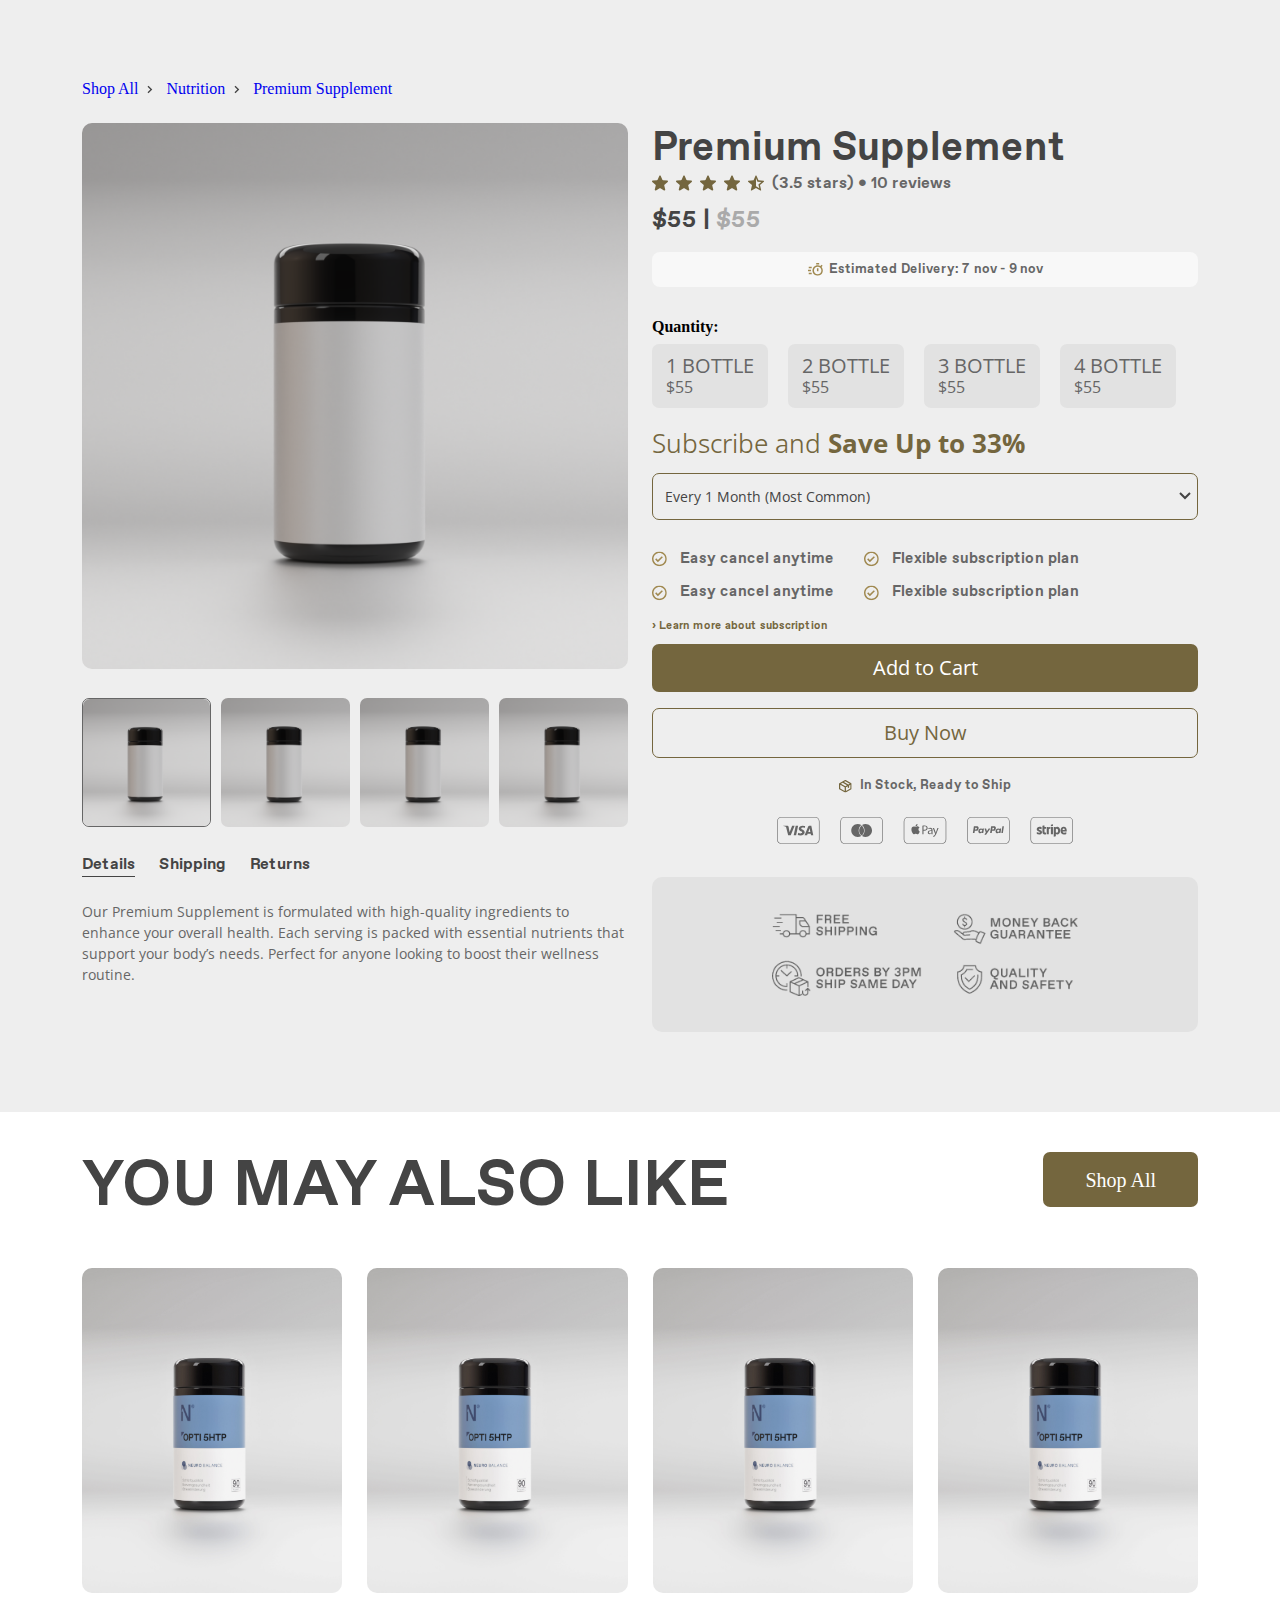
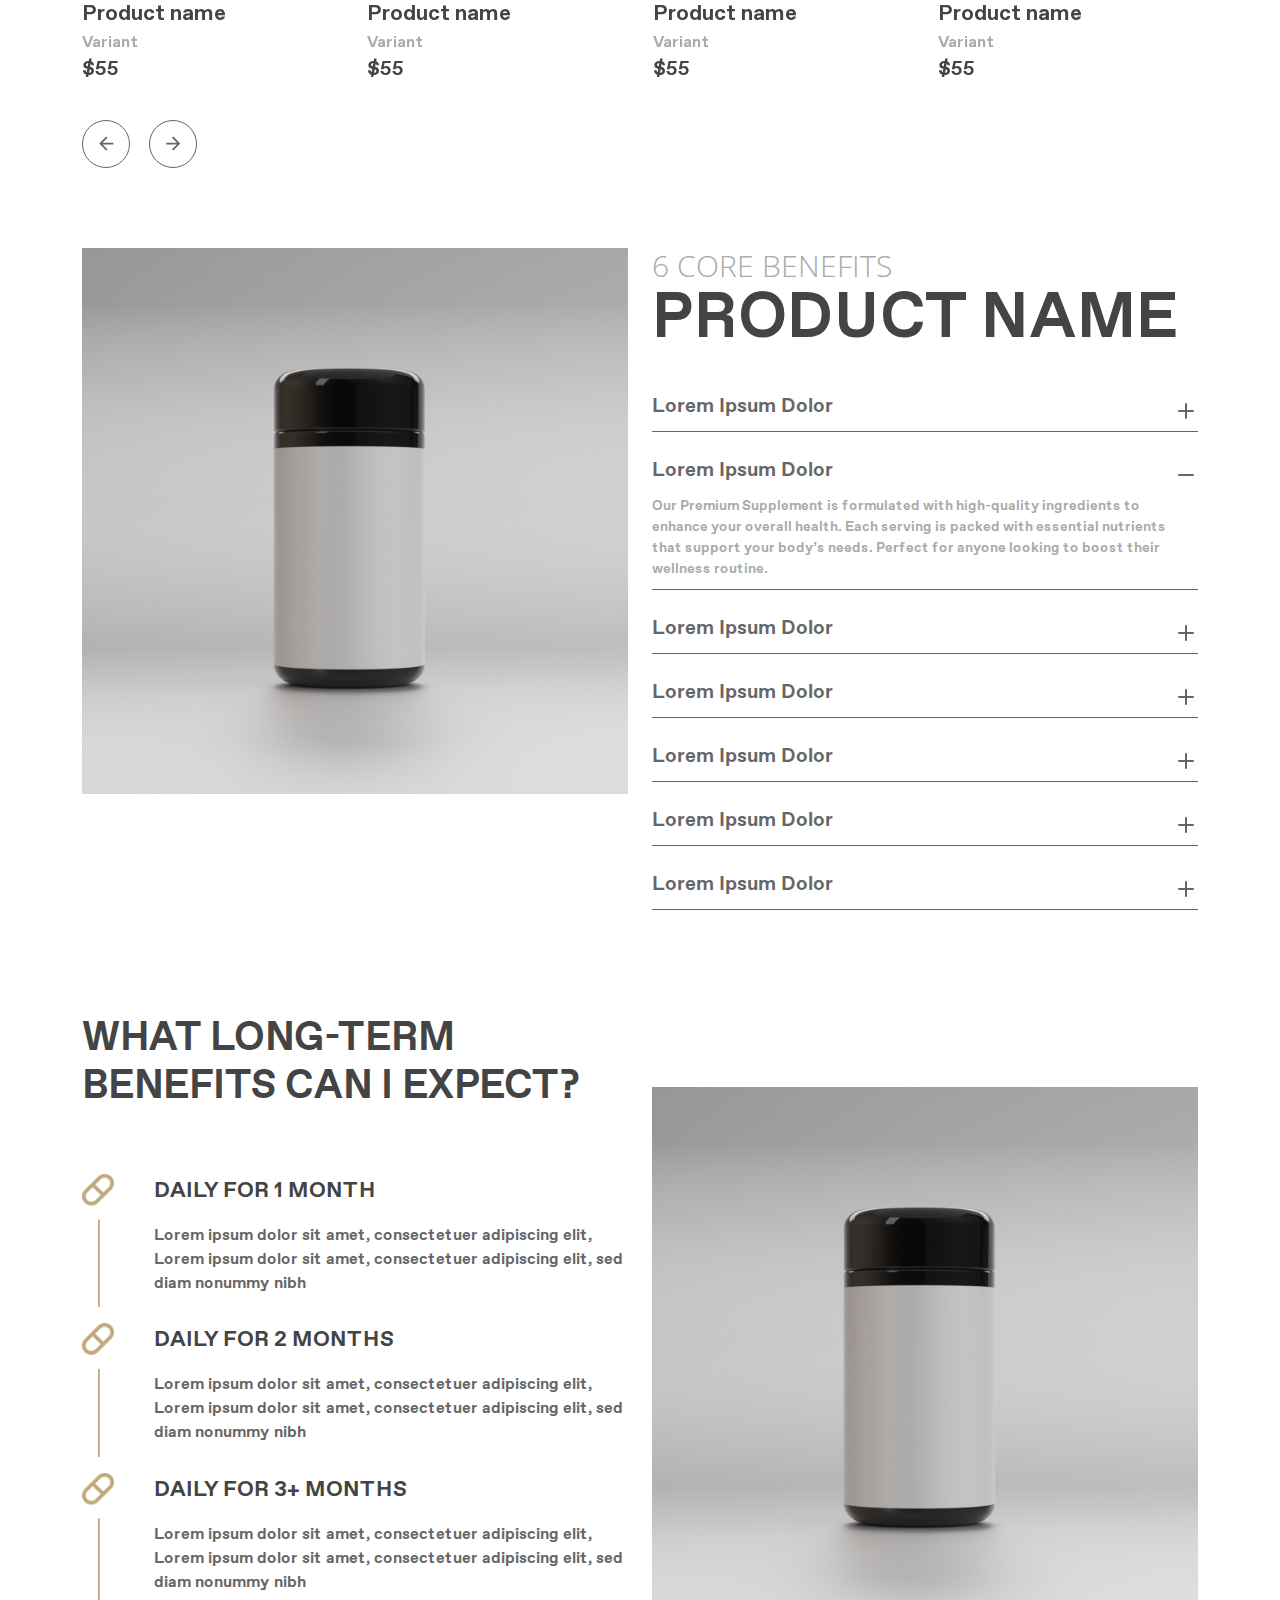
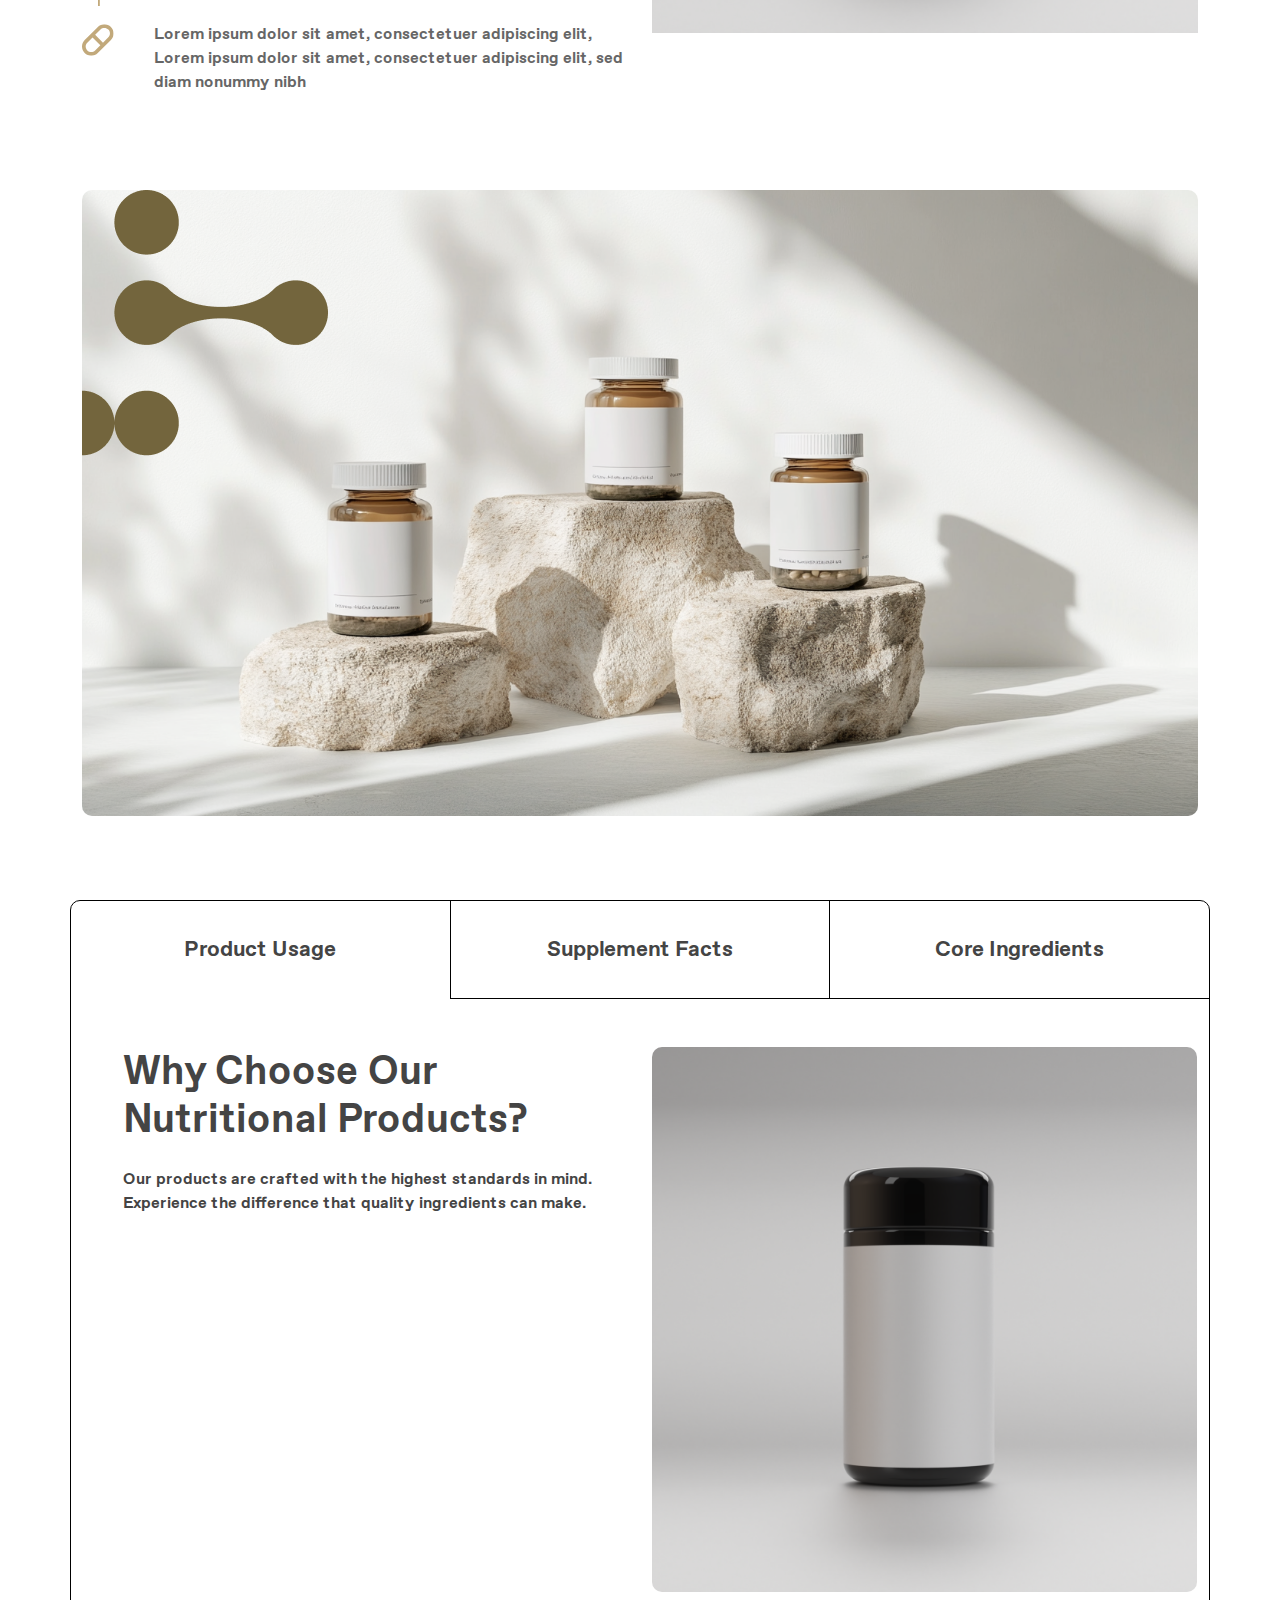
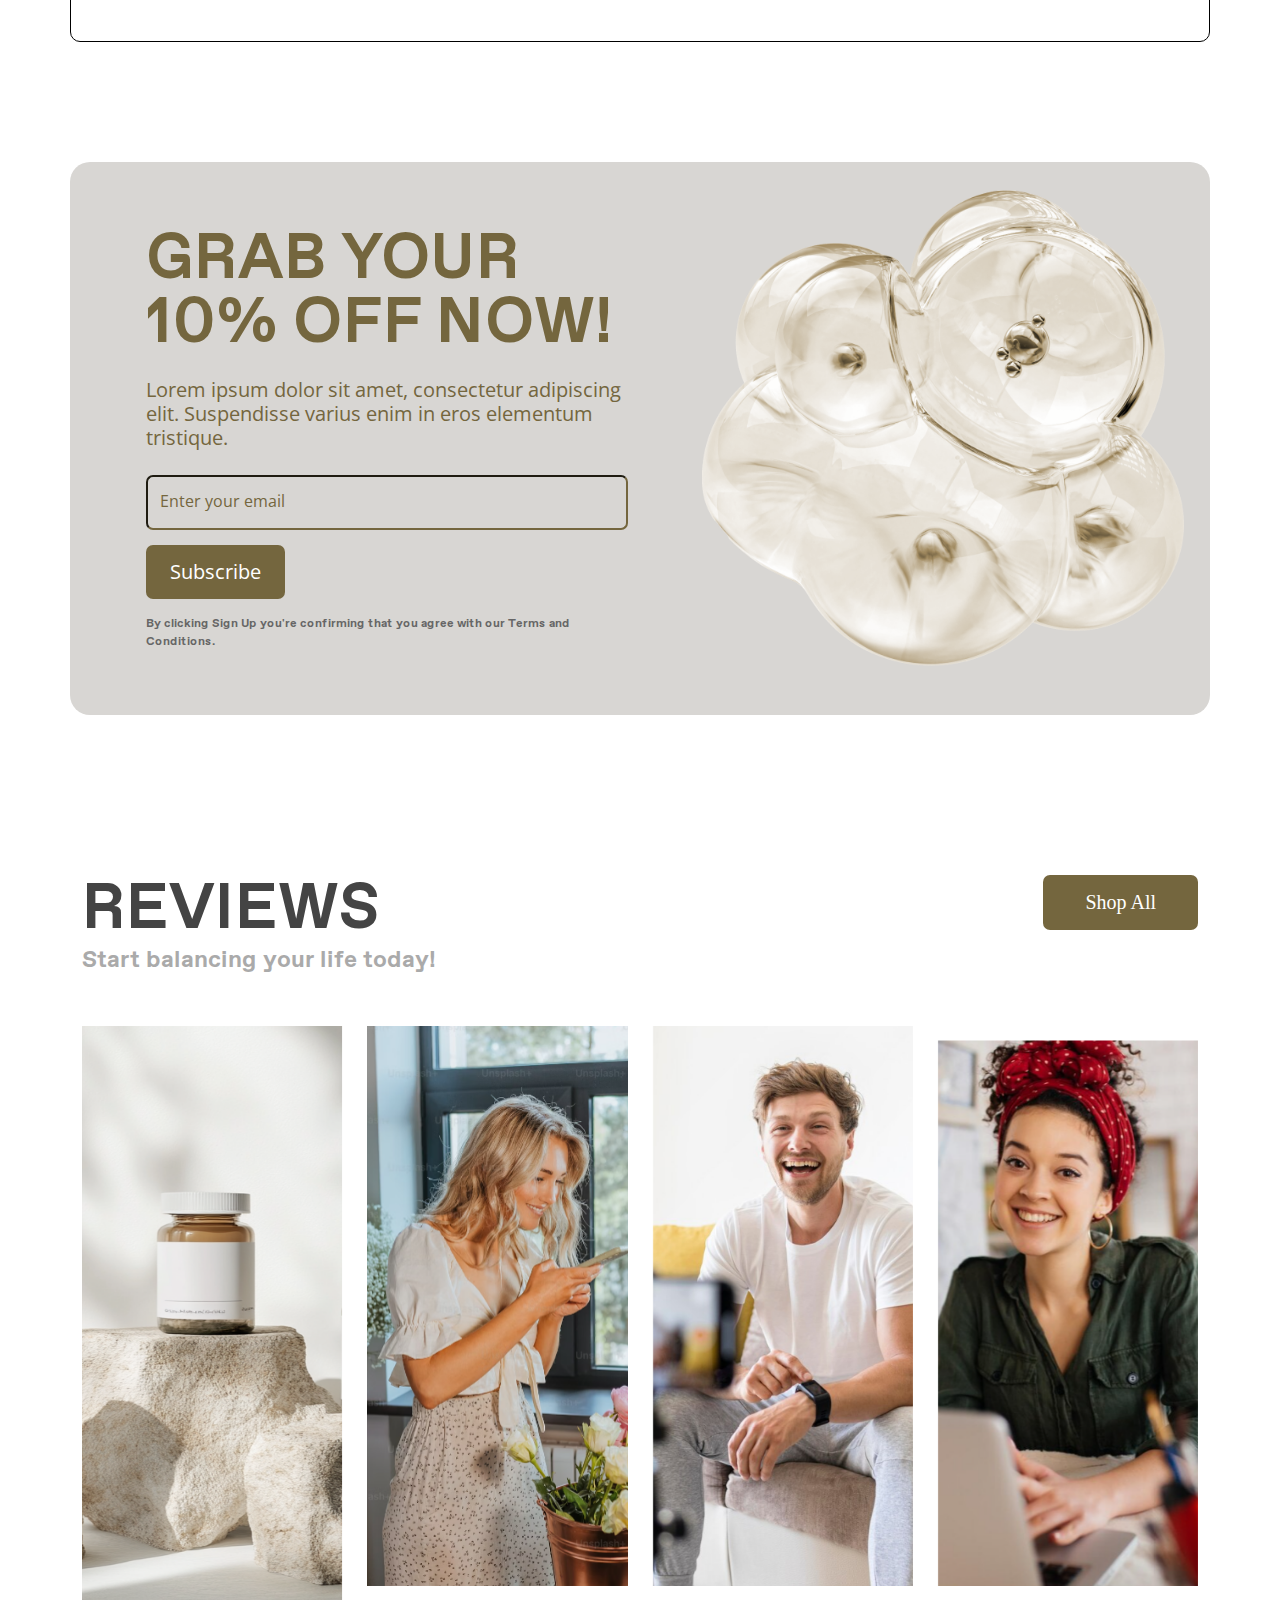
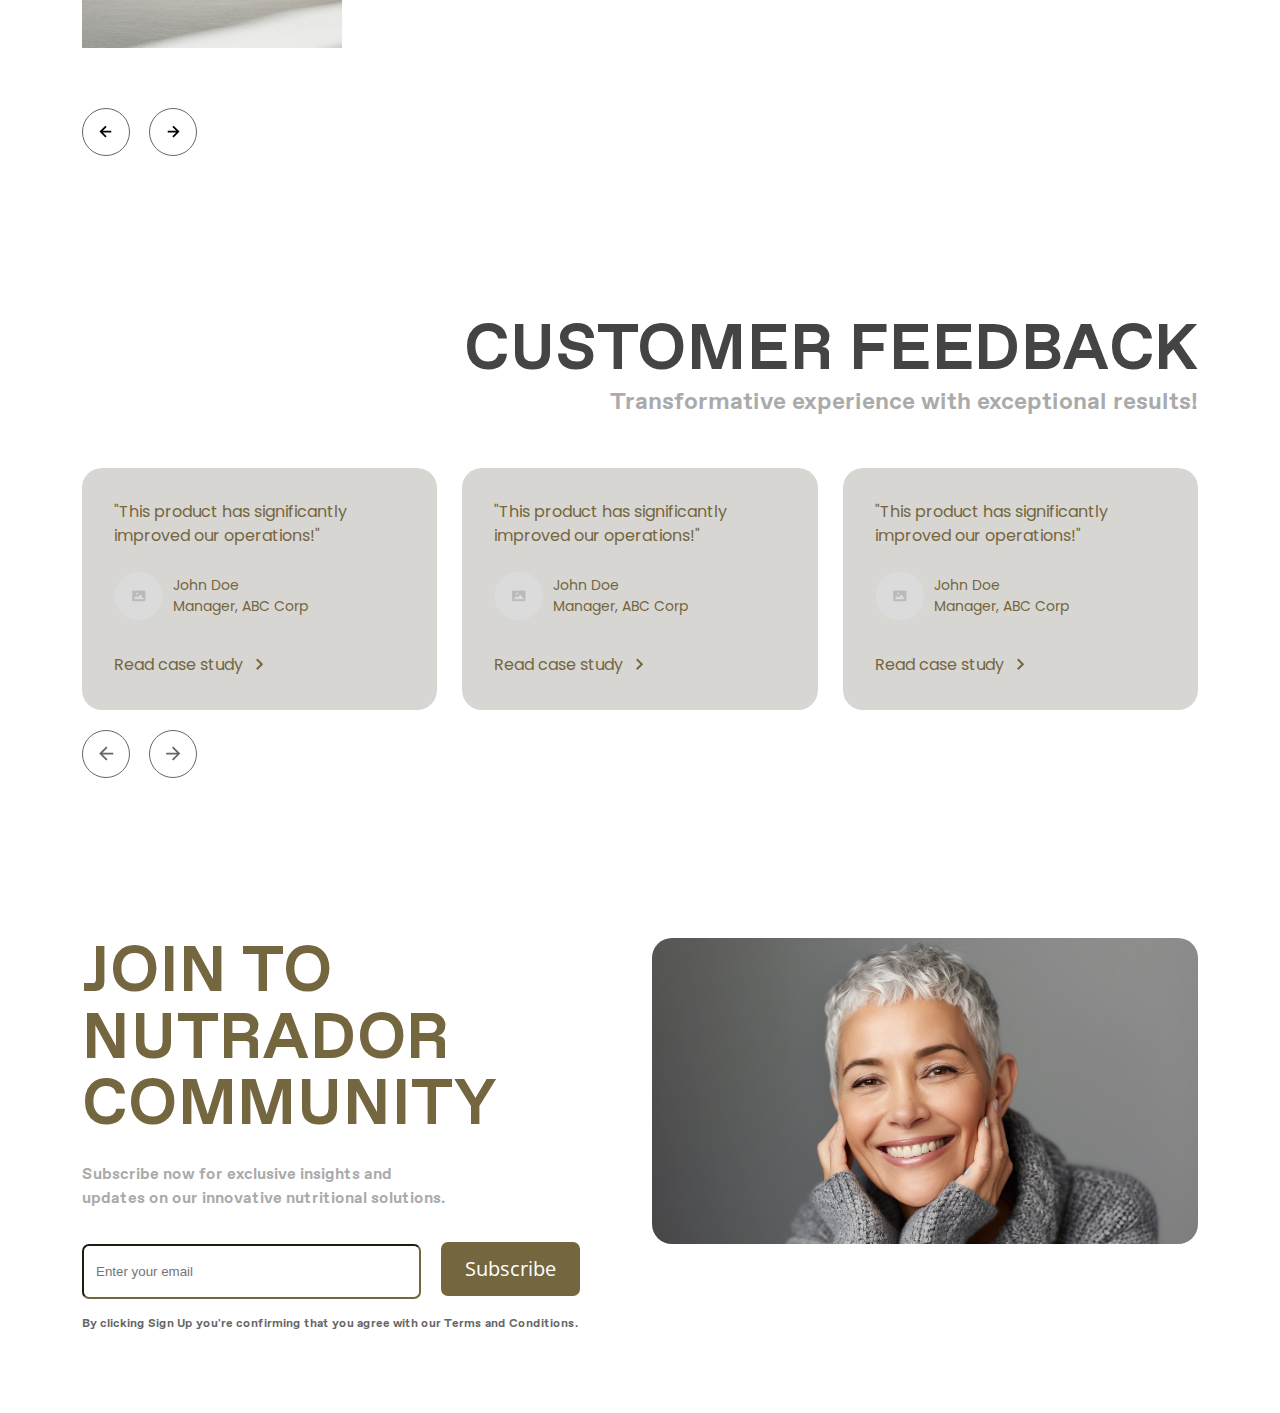
<file: product.html>
<!DOCTYPE html>
<html lang="en">

<head>
    <meta charset="UTF-8">
    <meta name="viewport" content="width=device-width, initial-scale=1.0">
    <title>Nutrador</title>
    <link rel="stylesheet" href="css/swiper.css">
    <link rel="stylesheet" href="css/customGrid.css">
    <link rel="stylesheet" href="css/style.css">
</head>
<body>

    <!-- product section start -->
    <section class="product_details_section">
        <div class="pf-container">
            <div class="pf-row">
               <div class="pf-top-buttons">
                <a class="pf-normal-text" href="#">Shop All
                    <svg xmlns="http://www.w3.org/2000/svg" width="16" height="16" viewBox="0 0 16 16" fill="none">
                        <path d="M6.47123 11.2998L10.2759 7.4951L6.47123 3.69043L5.52856 4.6331L8.39056 7.4951L5.52856 10.3571L6.47123 11.2998Z" fill="#444444"/>
                      </svg>
                </a>
                <a href="#">Nutrition
                    <svg xmlns="http://www.w3.org/2000/svg" width="16" height="16" viewBox="0 0 16 16" fill="none">
                        <path d="M6.47123 11.2998L10.2759 7.4951L6.47123 3.69043L5.52856 4.6331L8.39056 7.4951L5.52856 10.3571L6.47123 11.2998Z" fill="#444444"/>
                      </svg>
                </a>
                <a href="#">Premium Supplement </a>
               </div>
                
            </div>
          <div class="pf-row">
            <div class="pf-col-lg-6">
              <div style="--swiper-navigation-color: #fff; --swiper-pagination-color: #fff;" class="swiper myProductSwiper2">
                <div class="swiper-wrapper">
                  <div class="swiper-slide topSlider">
                    <a href="#"><img src="./images/product-details-view-img.png"/></a>
                  </div>
                  <div class="swiper-slide topSlider">
                    <a href="#"
                      ><img src="./images/product-details-view-img.png"
                    /></a>
                  </div>
                  <div class="swiper-slide topSlider">
                    <a href="#"
                      ><img src="./images/product-details-view-img.png"
                    /></a>
                  </div>
                  <div class="swiper-slide topSlider">
                    <a href="#"
                      ><img src="./images/product-details-view-img.png"
                    /></a>
                  </div>
                  <div class="swiper-slide topSlider">
                    <a href="#"><img src="./images/product-details-view-img.png"/></a>
                  </div>
                </div>
              </div>
              <div thumbsSlider="" class="swiper myProductSwiper">
                <div class="swiper-wrapper">
                  <div class="swiper-slide bottomSlider">
                    <img src="./images/product-details-view-img.png" />
                  </div>
                  <div class="swiper-slide bottomSlider">
                    <img src="./images/product-details-view-img.png" />
                  </div>
                  <div class="swiper-slide bottomSlider">
                    <img src="./images/product-details-view-img.png" />
                  </div>
                  <div class="swiper-slide bottomSlider">
                    <img src="./images/product-details-view-img.png" />
                  </div>
                  <div class="swiper-slide bottomSlider">
                    <img src="./images/product-details-view-img.png" />
                  </div>
                </div>
              </div>
  
              <div class="pf-bottom-details">
                <div class="btns">
                    <ul>
                        <li data-filter="details">Details</li>
                        <li data-filter="shipping">Shipping</li>
                        <li data-filter="returns">Returns</li>
                    </ul>
                </div>
                <div class="pf-text-area">
                    <p class="details">Our Premium Supplement is formulated with high-quality ingredients to enhance your overall health. Each serving is packed with essential nutrients that support your body’s needs. Perfect for anyone looking to boost their wellness routine.</p>
                    <p class="shipping">We offer free shipping on all orders over $50. Your order will be processed within 2 business days and shipped using standard delivery services.</p>
                    <p class="returns">You can return any unopened products within 30 days of purchase for a full refund. Please contact our support team for return instructions.</p>
                </div>
            </div>
            

            </div>
  
            <div class="pf-col-lg-6">
              <div class="review">
                <h3 class="pf-product_text">Premium Supplement</h3>

                <div class="pf-star">
                    <div class="icon">
                        <svg xmlns="http://www.w3.org/2000/svg" width="16" height="16" viewBox="0 0 16 16" fill="none">
                            <path d="M7.25672 0.934288C7.53172 0.281119 8.46832 0.28112 8.74332 0.93429L10.3663 4.78941C10.4823 5.06477 10.7445 5.25291 11.0454 5.27674L15.2582 5.61041C15.9719 5.66694 16.2614 6.54693 15.7175 7.00715L12.5079 9.72337C12.2786 9.91741 12.1784 10.2219 12.2485 10.5119L13.2291 14.5732C13.3952 15.2613 12.6375 15.8053 12.0264 15.4365L8.41965 13.2601C8.16202 13.1046 7.83802 13.1046 7.5804 13.2601L3.9736 15.4365C3.3625 15.8053 2.60477 15.2613 2.77091 14.5732L3.75155 10.5119C3.82159 10.2219 3.72147 9.91741 3.49221 9.72337L0.28245 7.00715C-0.261375 6.54693 0.0280544 5.66694 0.741835 5.61041L4.9547 5.27674C5.25561 5.25291 5.51774 5.06477 5.63367 4.78941L7.25672 0.934288Z" fill="#74663E"/>
                          </svg>
                        <svg xmlns="http://www.w3.org/2000/svg" width="16" height="16" viewBox="0 0 16 16" fill="none">
                            <path d="M7.25672 0.934288C7.53172 0.281119 8.46832 0.28112 8.74332 0.93429L10.3663 4.78941C10.4823 5.06477 10.7445 5.25291 11.0454 5.27674L15.2582 5.61041C15.9719 5.66694 16.2614 6.54693 15.7175 7.00715L12.5079 9.72337C12.2786 9.91741 12.1784 10.2219 12.2485 10.5119L13.2291 14.5732C13.3952 15.2613 12.6375 15.8053 12.0264 15.4365L8.41965 13.2601C8.16202 13.1046 7.83802 13.1046 7.5804 13.2601L3.9736 15.4365C3.3625 15.8053 2.60477 15.2613 2.77091 14.5732L3.75155 10.5119C3.82159 10.2219 3.72147 9.91741 3.49221 9.72337L0.28245 7.00715C-0.261375 6.54693 0.0280544 5.66694 0.741835 5.61041L4.9547 5.27674C5.25561 5.25291 5.51774 5.06477 5.63367 4.78941L7.25672 0.934288Z" fill="#74663E"/>
                          </svg>
                        <svg xmlns="http://www.w3.org/2000/svg" width="16" height="16" viewBox="0 0 16 16" fill="none">
                            <path d="M7.25672 0.934288C7.53172 0.281119 8.46832 0.28112 8.74332 0.93429L10.3663 4.78941C10.4823 5.06477 10.7445 5.25291 11.0454 5.27674L15.2582 5.61041C15.9719 5.66694 16.2614 6.54693 15.7175 7.00715L12.5079 9.72337C12.2786 9.91741 12.1784 10.2219 12.2485 10.5119L13.2291 14.5732C13.3952 15.2613 12.6375 15.8053 12.0264 15.4365L8.41965 13.2601C8.16202 13.1046 7.83802 13.1046 7.5804 13.2601L3.9736 15.4365C3.3625 15.8053 2.60477 15.2613 2.77091 14.5732L3.75155 10.5119C3.82159 10.2219 3.72147 9.91741 3.49221 9.72337L0.28245 7.00715C-0.261375 6.54693 0.0280544 5.66694 0.741835 5.61041L4.9547 5.27674C5.25561 5.25291 5.51774 5.06477 5.63367 4.78941L7.25672 0.934288Z" fill="#74663E"/>
                          </svg>
                        <svg xmlns="http://www.w3.org/2000/svg" width="16" height="16" viewBox="0 0 16 16" fill="none">
                            <path d="M7.25672 0.934288C7.53172 0.281119 8.46832 0.28112 8.74332 0.93429L10.3663 4.78941C10.4823 5.06477 10.7445 5.25291 11.0454 5.27674L15.2582 5.61041C15.9719 5.66694 16.2614 6.54693 15.7175 7.00715L12.5079 9.72337C12.2786 9.91741 12.1784 10.2219 12.2485 10.5119L13.2291 14.5732C13.3952 15.2613 12.6375 15.8053 12.0264 15.4365L8.41965 13.2601C8.16202 13.1046 7.83802 13.1046 7.5804 13.2601L3.9736 15.4365C3.3625 15.8053 2.60477 15.2613 2.77091 14.5732L3.75155 10.5119C3.82159 10.2219 3.72147 9.91741 3.49221 9.72337L0.28245 7.00715C-0.261375 6.54693 0.0280544 5.66694 0.741835 5.61041L4.9547 5.27674C5.25561 5.25291 5.51774 5.06477 5.63367 4.78941L7.25672 0.934288Z" fill="#74663E"/>
                          </svg>
                          <svg xmlns="http://www.w3.org/2000/svg" width="16" height="16" viewBox="0 0 16 16" fill="none">
                            <path fill-rule="evenodd" clip-rule="evenodd" d="M15.9144 6.05599L15.9782 6.25599C16.0307 6.40694 15.9865 6.57471 15.8665 6.67999L11.9892 10L13.138 14.976C13.1769 15.135 13.1172 15.302 12.9864 15.4L12.8109 15.52C12.7427 15.5736 12.6582 15.6018 12.5716 15.6C12.4985 15.6015 12.4266 15.5821 12.3642 15.544L8.00016 12.88L3.66011 15.544C3.59771 15.5821 3.52573 15.6015 3.45267 15.6C3.36607 15.6018 3.28151 15.5736 3.21334 15.52L3.01388 15.4C2.88308 15.302 2.8234 15.135 2.8623 14.976L4.01114 10L0.14179 6.68799C0.0156063 6.58334 -0.0321581 6.41091 0.0221197 6.25599L0.109878 6.05599C0.15654 5.89793 0.296829 5.78603 0.460912 5.77599L5.55888 5.36799L7.5135 0.655991C7.57613 0.499507 7.72831 0.397778 7.89645 0.399991H8.10385C8.27049 0.396446 8.42105 0.49923 8.47881 0.655991L10.4654 5.36799L15.5634 5.77599C15.7275 5.78603 15.8677 5.89793 15.9144 6.05599ZM11.2871 13.248L10.3936 9.504L13.3215 6.99999L9.48409 6.69599L8.00016 3.12799V11.24L11.2871 13.248Z" fill="#74663E"/>
                          </svg>
                        <span>(3.5 stars) • 10 reviews</span>
                    </div>
                </div>

                <p class="pf-price">$55 | <span>$55</span></p>

                <div class="pf-delivery">
                    <svg xmlns="http://www.w3.org/2000/svg" width="15" height="13" viewBox="0 0 15 13" fill="none">
                        <g clip-path="url(#clip0_7355_5311)">
                          <path d="M13.51 3.93L14.67 2.77L13.62 1.72L12.35 2.99C11.57 2.52 10.66 2.25 9.67997 2.25C6.80997 2.25 4.46997 4.59 4.46997 7.46C4.46997 10.33 6.80997 12.67 9.67997 12.67C12.55 12.67 14.89 10.33 14.89 7.46C14.89 6.15 14.4 4.9 13.51 3.94V3.93ZM9.67997 11.17C7.62997 11.17 5.95997 9.5 5.95997 7.45C5.95997 5.4 7.62997 3.73 9.67997 3.73C11.73 3.73 13.4 5.4 13.4 7.45C13.4 9.5 11.73 11.17 9.67997 11.17Z" fill="#A08950"/>
                          <path d="M8.94 5.21H10.43V8.19H8.94V5.21ZM8.19 0H11.17V1.49H8.19V0ZM0.74 3.72H3.72V5.21H0.74V3.72ZM0.74 9.68H3.72V11.17H0.74V9.68ZM0 6.7H2.97V8.19H0V6.7Z" fill="#A08950"/>
                        </g>
                        <defs>
                          <clipPath id="clip0_7355_5311">
                            <rect width="14.9" height="12.66" fill="white"/>
                          </clipPath>
                        </defs>
                      </svg>

                    <h4 class="pf-normal-text">Estimated Delivery: 7 nov - 9 nov</h4>
                </div>

                <div class="pf-quality">
                    <h4 class="pf-normal-text">Quantity:</h4>
                    <a href="#" class="pf-btn">
                        <h4 class="pf-btn-text">1 BOTTLE</h4>
                        <p class="pf-btn-text">$55</p>
                    </a>
                    <a href="#" class="pf-btn">
                        <h4 class="pf-btn-text">2 BOTTLE</h4>
                        <p class="pf-btn-text">$55</p>
                    </a>
                    <a href="#" class="pf-btn">
                        <h4 class="pf-btn-text">3 BOTTLE</h4>
                        <p class="pf-btn-text">$55</p>
                    </a>
                    <a href="#" class="pf-btn">
                        <h4 class="pf-btn-text">4 BOTTLE</h4>
                        <p class="pf-btn-text">$55</p>
                    </a>
                </div>

                <div class="pf-discount">
                    <h4 class="pf-normal-text">Subscribe and <span>Save Up to 33%</span></h4>
                </div>

                <div class="pf-month">
                    <h4 class="pf-normal-text">Every 1 Month (Most Common)</h4>
                    <svg xmlns="http://www.w3.org/2000/svg" width="24" height="24" viewBox="0 0 24 24" fill="none">
                        <path d="M16.293 8.29297L12 12.586L7.70697 8.29297L6.29297 9.70697L12 15.414L17.707 9.70697L16.293 8.29297Z" fill="#444444"/>
                      </svg>
                </div>
                <div class="pf-listing">
                    <ul>
                        <li>
                            <svg xmlns="http://www.w3.org/2000/svg" width="15" height="16" viewBox="0 0 15 16" fill="none">
                                <g clip-path="url(#clip0_7355_5289)">
                                  <path d="M7.41007 0.462646C3.32414 0.462646 0 3.78679 0 7.87272C0 11.9586 3.32414 15.2828 7.41007 15.2828C11.496 15.2828 14.8201 11.9586 14.8201 7.87272C14.8201 3.78679 11.496 0.462646 7.41007 0.462646ZM7.41007 13.7938C4.14364 13.7938 1.48894 11.1391 1.48894 7.87272C1.48894 4.60628 4.14364 1.94004 7.41007 1.94004C10.6765 1.94004 13.3312 4.59474 13.3312 7.86117C13.3312 11.1276 10.6765 13.7823 7.41007 13.7823V13.7938Z" fill="#A08950"/>
                                  <path d="M5.92142 9.05003L4.21318 7.35333L3.16284 8.40367L5.90988 11.1507L10.873 6.18757L9.82267 5.13724L5.89833 9.06157L5.92142 9.05003Z" fill="#A08950"/>
                                </g>
                                <defs>
                                  <clipPath id="clip0_7355_5289">
                                    <rect width="14.8201" height="14.8201" fill="white" transform="translate(0 0.462646)"/>
                                  </clipPath>
                                </defs>
                              </svg>
                              Easy cancel anytime
                        </li>
                        <li>
                            <svg xmlns="http://www.w3.org/2000/svg" width="15" height="16" viewBox="0 0 15 16" fill="none">
                                <g clip-path="url(#clip0_7355_5289)">
                                  <path d="M7.41007 0.462646C3.32414 0.462646 0 3.78679 0 7.87272C0 11.9586 3.32414 15.2828 7.41007 15.2828C11.496 15.2828 14.8201 11.9586 14.8201 7.87272C14.8201 3.78679 11.496 0.462646 7.41007 0.462646ZM7.41007 13.7938C4.14364 13.7938 1.48894 11.1391 1.48894 7.87272C1.48894 4.60628 4.14364 1.94004 7.41007 1.94004C10.6765 1.94004 13.3312 4.59474 13.3312 7.86117C13.3312 11.1276 10.6765 13.7823 7.41007 13.7823V13.7938Z" fill="#A08950"/>
                                  <path d="M5.92142 9.05003L4.21318 7.35333L3.16284 8.40367L5.90988 11.1507L10.873 6.18757L9.82267 5.13724L5.89833 9.06157L5.92142 9.05003Z" fill="#A08950"/>
                                </g>
                                <defs>
                                  <clipPath id="clip0_7355_5289">
                                    <rect width="14.8201" height="14.8201" fill="white" transform="translate(0 0.462646)"/>
                                  </clipPath>
                                </defs>
                              </svg>
                              Flexible subscription plan
                        </li>
                    </ul>
                    <ul>
                        <li>
                            <svg xmlns="http://www.w3.org/2000/svg" width="15" height="16" viewBox="0 0 15 16" fill="none">
                                <g clip-path="url(#clip0_7355_5289)">
                                  <path d="M7.41007 0.462646C3.32414 0.462646 0 3.78679 0 7.87272C0 11.9586 3.32414 15.2828 7.41007 15.2828C11.496 15.2828 14.8201 11.9586 14.8201 7.87272C14.8201 3.78679 11.496 0.462646 7.41007 0.462646ZM7.41007 13.7938C4.14364 13.7938 1.48894 11.1391 1.48894 7.87272C1.48894 4.60628 4.14364 1.94004 7.41007 1.94004C10.6765 1.94004 13.3312 4.59474 13.3312 7.86117C13.3312 11.1276 10.6765 13.7823 7.41007 13.7823V13.7938Z" fill="#A08950"/>
                                  <path d="M5.92142 9.05003L4.21318 7.35333L3.16284 8.40367L5.90988 11.1507L10.873 6.18757L9.82267 5.13724L5.89833 9.06157L5.92142 9.05003Z" fill="#A08950"/>
                                </g>
                                <defs>
                                  <clipPath id="clip0_7355_5289">
                                    <rect width="14.8201" height="14.8201" fill="white" transform="translate(0 0.462646)"/>
                                  </clipPath>
                                </defs>
                              </svg>
                              Easy cancel anytime
                        </li>
                        <li>
                            <svg xmlns="http://www.w3.org/2000/svg" width="15" height="16" viewBox="0 0 15 16" fill="none">
                                <g clip-path="url(#clip0_7355_5289)">
                                  <path d="M7.41007 0.462646C3.32414 0.462646 0 3.78679 0 7.87272C0 11.9586 3.32414 15.2828 7.41007 15.2828C11.496 15.2828 14.8201 11.9586 14.8201 7.87272C14.8201 3.78679 11.496 0.462646 7.41007 0.462646ZM7.41007 13.7938C4.14364 13.7938 1.48894 11.1391 1.48894 7.87272C1.48894 4.60628 4.14364 1.94004 7.41007 1.94004C10.6765 1.94004 13.3312 4.59474 13.3312 7.86117C13.3312 11.1276 10.6765 13.7823 7.41007 13.7823V13.7938Z" fill="#A08950"/>
                                  <path d="M5.92142 9.05003L4.21318 7.35333L3.16284 8.40367L5.90988 11.1507L10.873 6.18757L9.82267 5.13724L5.89833 9.06157L5.92142 9.05003Z" fill="#A08950"/>
                                </g>
                                <defs>
                                  <clipPath id="clip0_7355_5289">
                                    <rect width="14.8201" height="14.8201" fill="white" transform="translate(0 0.462646)"/>
                                  </clipPath>
                                </defs>
                              </svg>
                              Flexible subscription plan
                        </li>
                    </ul>
                </div>


                <a href="#">
                    ›  Learn more about subscription
                </a>
                
                <div class="cart-btn">
                    <a href="#" class="pf-btn-text">
                        Add to Cart
                    </a>
                </div>
                
                <div class="cart-btn2">
                    <a href="#" class="pf-btn-text">
                        Buy Now
                    </a>
                </div>
                <div class="pf-instock">
                    <p class="pf-instrock-text">
                        <svg xmlns="http://www.w3.org/2000/svg" width="13" height="13" viewBox="0 0 13 13" fill="none">
                            <g clip-path="url(#clip0_7355_5257)">
                              <path d="M12.65 3.76C12.65 3.76 12.65 3.67 12.65 3.63V3.58C12.65 3.58 12.62 3.51 12.61 3.48C12.61 3.46 12.59 3.44 12.58 3.43L12.52 3.35L12.39 3.26L6.69 0.08C6.59 0.02 6.48 0 6.37 0C6.26 0 6.15 0.03 6.05 0.08L0.37 3.25L0.31 3.29L0.24 3.34C0.24 3.34 0.21 3.38 0.2 3.41C0.18 3.43 0.16 3.45 0.15 3.47C0.13 3.5 0.12 3.53 0.11 3.56C0.11 3.58 0.11 3.6 0.11 3.62C0.07 3.66 0.03 3.7 0 3.75V8.81C0 8.92 0.03 9.03 0.09 9.13C0.15 9.23 0.23 9.31 0.33 9.36L6.02 12.52C6.02 12.52 6.07 12.55 6.1 12.56H6.16C6.26 12.59 6.37 12.59 6.48 12.56H6.54L6.63 12.52L12.32 9.36C12.42 9.31 12.5 9.23 12.56 9.13C12.62 9.03 12.65 8.92 12.65 8.81V3.76ZM6.32 6.21L1.93 3.76L3.68 2.8L8 5.27L6.32 6.21ZM6.32 1.32L10.71 3.75L9.29 4.54L4.97 2.07L6.32 1.32ZM1.26 4.83L5.69 7.31V10.9L1.26 8.44V4.83ZM6.95 10.9V7.31L8.85 6.25V8.18L10.11 7.55V5.54L11.37 4.84V8.44L6.94 10.9H6.95Z" fill="#74663E"/>
                            </g>
                            <defs>
                              <clipPath id="clip0_7355_5257">
                                <rect width="12.65" height="12.58" fill="white"/>
                              </clipPath>
                            </defs>
                          </svg>
                        In Stock, Ready to Ship
                    </p>
                </div>

                <div class="pf-pymant">
                    <a href="#">
                        <svg xmlns="http://www.w3.org/2000/svg" width="43" height="27" viewBox="0 0 43 27" fill="none">
                            <path d="M38.1225 27H4.40355C1.98021 27 0 25.0127 0 22.5651V4.43492C0 1.98735 1.97329 0 4.40355 0H38.1294C40.5528 0 42.5261 1.98735 42.5261 4.43492V22.5651C42.5261 25.0057 40.5528 27 38.1225 27ZM4.40355 0.613636C2.30563 0.613636 0.609296 2.32206 0.609296 4.43492V22.5651C0.609296 24.671 2.31255 26.3864 4.40355 26.3864H38.1294C40.2204 26.3864 41.9237 24.671 41.9237 22.5651V4.43492C41.9237 2.32903 40.2204 0.613636 38.1294 0.613636H4.40355Z" fill="#666666"/>
                            <path d="M21.1176 8.79315L19.1166 18.2278H16.6933L18.6943 8.79315H21.1176ZM31.3164 14.8877L32.5904 11.3453L33.3243 14.8877H31.3164ZM34.0236 18.2278H36.2669L34.3075 8.79315H32.2373C31.7734 8.79315 31.3787 9.0651 31.2056 9.48349L27.5706 18.2278H30.1186L30.624 16.8192H33.7328L34.0236 18.2278ZM27.6952 15.1457C27.7091 12.6563 24.2749 12.5168 24.3026 11.4081C24.3095 11.0734 24.628 10.7108 25.3273 10.6201C25.6735 10.5783 26.629 10.5364 27.716 11.0455L28.1384 9.04418C27.5568 8.83499 26.8021 8.62579 25.8743 8.62579C23.4786 8.62579 21.7892 9.90885 21.7754 11.7428C21.7615 13.1025 22.9801 13.8556 23.8941 14.3089C24.8426 14.7691 25.1542 15.069 25.1542 15.4804C25.1542 16.1149 24.3995 16.3939 23.7071 16.4078C22.4885 16.4287 21.7823 16.0731 21.2145 15.8081L20.7714 17.8792C21.3392 18.1441 22.3847 18.3673 23.4648 18.3812C26.0127 18.3812 27.6814 17.1121 27.6883 15.1527M17.6557 8.79315L13.7299 18.2278H11.1681L9.23634 10.6968C9.11864 10.2366 9.01478 10.0623 8.66166 9.86701C8.08006 9.54625 7.11765 9.2464 6.27295 9.0651L6.32834 8.79315H10.4549C10.9811 8.79315 11.452 9.14181 11.5766 9.75544L12.5944 15.2154L15.1147 8.79315H17.6626H17.6557Z" fill="#666666"/>
                          </svg>
                    </a>
                    <a href="#">
                        <svg xmlns="http://www.w3.org/2000/svg" width="43" height="27" viewBox="0 0 43 27" fill="none">
                            <path d="M38.4961 27H4.77025C2.34691 27 0.366699 25.0127 0.366699 22.5651V4.43492C0.366699 1.98735 2.33999 0 4.77025 0H38.4961C40.9195 0 42.8928 1.98735 42.8928 4.43492V22.5651C42.8928 25.0057 40.9195 27 38.4892 27H38.4961ZM4.77025 0.613636C2.67925 0.613636 0.975998 2.32903 0.975998 4.43492V22.5651C0.975998 24.671 2.67925 26.3864 4.77025 26.3864H38.4961C40.5871 26.3864 42.2904 24.671 42.2904 22.5651V4.43492C42.2904 2.32903 40.5871 0.613636 38.4961 0.613636H4.77025Z" fill="#666666"/>
                            <path d="M21.0619 18.7508C21.1103 18.7926 21.1657 18.8344 21.2142 18.8833C20.1964 19.5666 18.9778 19.9641 17.6623 19.9641C14.1173 19.9641 11.2439 17.0702 11.2439 13.5C11.2439 9.92974 14.1173 7.03589 17.6623 7.03589C18.9778 7.03589 20.1964 7.43336 21.2142 8.11673C21.1588 8.15856 21.1103 8.2004 21.0619 8.24921C19.5525 9.57411 18.6801 11.4848 18.6801 13.5C18.6801 15.5152 19.5456 17.4259 21.0619 18.7508Z" fill="#666666"/>
                            <path d="M25.5971 7.03589C24.2816 7.03589 23.063 7.43336 22.0452 8.11673C22.1006 8.15856 22.149 8.2004 22.1975 8.24921C23.7069 9.57411 24.5793 11.4848 24.5793 13.5C24.5793 15.5152 23.7138 17.4259 22.2044 18.7508C22.1559 18.7926 22.1006 18.8344 22.0521 18.8833C23.0699 19.5666 24.2885 19.9641 25.604 19.9641C29.149 19.9641 32.0224 17.0702 32.0224 13.5C32.0224 9.92974 29.149 7.03589 25.604 7.03589H25.5971Z" fill="#666666"/>
                            <path d="M21.6295 8.42352C21.5464 8.48628 21.4633 8.55601 21.3872 8.62574C20.037 9.81118 19.1785 11.5545 19.1785 13.5C19.1785 15.4455 20.037 17.1888 21.3872 18.3742C21.4633 18.4439 21.5464 18.5137 21.6295 18.5764C21.7126 18.5137 21.7957 18.4439 21.8718 18.3742C23.222 17.1888 24.0805 15.4455 24.0805 13.5C24.0805 11.5545 23.222 9.81118 21.8718 8.62574C21.7957 8.55601 21.7126 8.48628 21.6295 8.42352Z" fill="#666666"/>
                          </svg>
                    </a>
                     <a href="#">
                        <svg xmlns="http://www.w3.org/2000/svg" width="44" height="27" viewBox="0 0 44 27" fill="none">
                            <path d="M38.8629 27H5.13694C2.71361 27 0.733398 25.0127 0.733398 22.5651V4.43492C0.740322 1.98735 2.71361 0 5.13694 0H38.8629C41.2862 0 43.2664 1.98735 43.2664 4.43492V22.5651C43.2664 25.0057 41.2931 27 38.8629 27ZM5.13694 0.613636C3.04595 0.613636 1.3427 2.32903 1.3427 4.43492V22.5651C1.3427 24.671 3.04595 26.3864 5.13694 26.3864H38.8629C40.9538 26.3864 42.6571 24.671 42.6571 22.5651V4.43492C42.6571 2.32903 40.9538 0.613636 38.8629 0.613636H5.13694Z" fill="#666666"/>
                            <path d="M15.9174 13.7998C15.502 13.228 15.3566 12.5934 15.4882 11.9031C15.5851 11.401 15.8551 11.0036 16.2152 10.6549C16.319 10.5573 16.4229 10.4597 16.5267 10.369C16.5267 10.362 16.5267 10.3551 16.5198 10.3481C16.4783 10.2993 16.4298 10.2435 16.3882 10.1947C16.0351 9.79025 15.6059 9.49737 15.0727 9.39278C14.6573 9.3091 14.2488 9.34397 13.8472 9.46948C13.5772 9.55316 13.3072 9.64381 13.0371 9.72051C12.8433 9.7763 12.6494 9.79722 12.4486 9.74841C12.3101 9.71354 12.1716 9.68565 12.0332 9.64381C11.7008 9.54619 11.3754 9.44856 11.0292 9.4137C10.3368 9.34397 9.74831 9.55316 9.27057 10.0692C8.80667 10.5643 8.56434 11.157 8.46048 11.8194C8.3497 12.5725 8.40509 13.3117 8.60589 14.0439C8.83437 14.8667 9.20133 15.6198 9.686 16.3171C9.87987 16.596 10.1014 16.8471 10.3853 17.0423C10.6623 17.2306 10.9669 17.3352 11.3062 17.2585C11.5208 17.2097 11.7285 17.126 11.9362 17.0493C12.2063 16.9447 12.4832 16.861 12.774 16.868C13.0094 16.868 13.2379 16.9307 13.4664 17.0005C13.688 17.0702 13.9026 17.1399 14.1242 17.2097C14.5673 17.3422 14.955 17.2306 15.3081 16.9447C15.412 16.861 15.5089 16.7704 15.5989 16.6727C16.0767 16.1428 16.4298 15.5361 16.6998 14.8737C16.7483 14.7621 16.7829 14.6436 16.8244 14.525C16.776 14.5041 16.7344 14.4901 16.6998 14.4762C16.3675 14.3367 16.1182 14.1066 15.9105 13.8207L15.9174 13.7998Z" fill="#666666"/>
                            <path d="M13.1964 9.40674C13.4526 9.30214 13.6534 9.13479 13.8404 8.93954C14.2558 8.50023 14.4843 7.98422 14.5327 7.38453C14.5397 7.27296 14.5258 7.16139 14.5189 7.04285C13.2172 7.3148 12.5456 8.17947 12.511 9.52528C12.511 9.52528 12.5179 9.52528 12.5248 9.52528C12.7533 9.51134 12.9818 9.49042 13.2034 9.40674H13.1964Z" fill="#666666"/>
                            <path d="M23.9145 9.18363C23.409 8.7234 22.6059 8.46539 21.5188 8.46539C20.6326 8.46539 19.9333 8.5421 19.4001 8.63275V17.14H20.501V13.6952C20.7572 13.758 21.0619 13.772 21.3873 13.772C22.4674 13.772 23.416 13.4512 23.9976 12.8236C24.4268 12.3773 24.6553 11.7637 24.6553 10.9827C24.6553 10.2017 24.3784 9.58807 23.9075 9.18363H23.9145ZM21.4219 12.8724C21.0549 12.8724 20.7503 12.8445 20.508 12.7818V9.43466C20.6949 9.38585 21.0688 9.34401 21.5465 9.34401C22.7651 9.34401 23.5614 9.89489 23.5614 11.0315C23.5614 12.1681 22.7513 12.8724 21.4219 12.8724Z" fill="#666666"/>
                            <path d="M29.5574 13.3466C29.5574 12.1053 29.1004 10.8153 27.2241 10.8153C26.4486 10.8153 25.7147 11.0315 25.2092 11.3662L25.4654 12.1053C25.8947 11.8264 26.4901 11.6451 27.0648 11.6451C28.318 11.6451 28.4565 12.5656 28.4565 13.0746V13.2001C26.0886 13.1862 24.7661 14.002 24.7661 15.5013C24.7661 16.3938 25.4031 17.2794 26.6425 17.2794C27.5149 17.2794 28.1796 16.8471 28.5188 16.359H28.5534L28.6435 17.1399H29.6543C29.5782 16.7216 29.5505 16.1916 29.5505 15.6616V13.3535L29.5574 13.3466ZM28.4773 15.055C28.4773 15.1665 28.4496 15.299 28.415 15.4106C28.2349 15.9336 27.7295 16.4426 26.9333 16.4426C26.3655 16.4426 25.8808 16.1009 25.8808 15.3688C25.8808 14.1694 27.2656 13.9532 28.4773 13.9741V15.048V15.055Z" fill="#666666"/>
                            <path d="M34.4109 10.9548L33.1923 14.5808C33.04 15.0271 32.9154 15.5013 32.7976 15.8708H32.7699C32.6661 15.5013 32.5138 15.0131 32.3753 14.6087L31.0321 10.9548H29.8135L32.0845 16.6518C32.133 16.7913 32.1606 16.8819 32.1606 16.9447C32.1606 17.0075 32.126 17.0981 32.0706 17.2097C31.8145 17.7815 31.4337 18.2208 31.129 18.4579C30.7967 18.7368 30.4297 18.9181 30.1527 19.0088L30.4297 19.9571C30.7066 19.9083 31.2536 19.713 31.8006 19.2319C32.5622 18.5694 33.1092 17.4816 33.9055 15.3618L35.581 10.9548H34.404H34.4109Z" fill="#666666"/>
                          </svg>
                     </a>
                      <a href="#">
                        <svg xmlns="http://www.w3.org/2000/svg" width="43" height="27" viewBox="0 0 43 27" fill="none">
                            <path d="M38.2298 27H4.5039C2.08056 27 0.100342 25.0127 0.100342 22.5651V4.43492C0.107266 1.98735 2.08055 0 4.51081 0H38.2367C40.6601 0 42.6333 1.98735 42.6333 4.43492V22.5651C42.6333 25.0057 40.6601 27 38.2298 27ZM4.51081 0.613636C2.41982 0.613636 0.716571 2.32903 0.716571 4.43492V22.5651C0.716571 24.671 2.41982 26.3864 4.51081 26.3864H38.2367C40.3277 26.3864 42.031 24.671 42.031 22.5651V4.43492C42.031 2.32903 40.3277 0.613636 38.2367 0.613636H4.51081Z" fill="#666666"/>
                            <path fill-rule="evenodd" clip-rule="evenodd" d="M9.83514 9.33705C10.846 9.33705 11.7807 9.88793 11.6561 11.2686C11.5038 12.9003 10.6314 13.8138 9.25354 13.8138H8.05571C7.88262 13.8138 7.79953 13.9533 7.75106 14.2461L7.52259 15.7314C7.48797 15.9546 7.37027 16.0661 7.2041 16.0661H6.08935C5.90933 16.0661 5.84703 15.9546 5.88858 15.6966L6.80943 9.73452C6.8579 9.44165 6.96869 9.33008 7.16256 9.33008H9.83514V9.33705ZM8.01417 12.5307H8.92119C9.48894 12.5098 9.86976 12.1124 9.90438 11.3941C9.92515 10.9548 9.63436 10.6341 9.15662 10.641H8.29805L8.00726 12.5307H8.01417ZM14.6887 15.6198C14.7926 15.5292 14.8965 15.4804 14.8826 15.592L14.848 15.8709C14.8272 16.0173 14.8826 16.094 15.0211 16.094H16.0112C16.1774 16.094 16.2604 16.0243 16.302 15.7663L16.9113 11.9032C16.939 11.7079 16.8974 11.6103 16.752 11.6103H15.6581C15.5611 11.6103 15.5127 11.6661 15.485 11.8195L15.4434 12.0566C15.4227 12.1821 15.3673 12.203 15.3119 12.0775C15.1249 11.6382 14.6541 11.436 13.9894 11.4499C12.4593 11.4848 11.4276 12.6493 11.3168 14.1485C11.2338 15.3061 12.0577 16.2195 13.1447 16.2195C13.934 16.2195 14.2872 15.9825 14.6818 15.6198H14.6887ZM13.8579 15.0202C13.2001 15.0202 12.7432 14.4902 12.8332 13.8417C12.9301 13.1932 13.5463 12.6632 14.2041 12.6632C14.8618 12.6632 15.3188 13.1932 15.2288 13.8417C15.1319 14.4902 14.5156 15.0202 13.8579 15.0202ZM18.85 11.5894H17.846C17.6383 11.5894 17.5552 11.7428 17.6175 11.938L18.8638 15.6198L17.6314 17.3701C17.5275 17.5165 17.6106 17.649 17.756 17.649H18.8846C19.0507 17.649 19.1338 17.6072 19.2238 17.4817L23.0666 11.9311C23.1843 11.7567 23.1289 11.5824 22.935 11.5824H21.8687C21.6818 11.5824 21.6126 11.6521 21.5087 11.8055L19.9093 14.1485L19.1961 11.8055C19.1546 11.6591 19.0507 11.5894 18.8569 11.5894H18.85Z" fill="#666666"/>
                            <path fill-rule="evenodd" clip-rule="evenodd" d="M27.0686 9.33705C28.0794 9.33705 29.0142 9.88793 28.8895 11.2686C28.7372 12.9003 27.8648 13.8138 26.487 13.8138H25.2891C25.116 13.8138 25.0329 13.9533 24.9845 14.2461L24.756 15.7314C24.7214 15.9546 24.6037 16.0661 24.4375 16.0661H23.3228C23.1428 16.0661 23.0804 15.9546 23.122 15.6966L24.0429 9.73452C24.0913 9.44165 24.2021 9.33008 24.396 9.33008H27.0686V9.33705ZM25.2476 12.5307H26.1546C26.7224 12.5098 27.1032 12.1124 27.1378 11.3941C27.1585 10.9548 26.8678 10.6341 26.39 10.641H25.5315L25.2407 12.5307H25.2476ZM31.9221 15.6199C32.026 15.5292 32.1298 15.4804 32.116 15.592L32.0814 15.8709C32.0606 16.0173 32.116 16.094 32.2545 16.094H33.2446C33.4108 16.094 33.4939 16.0243 33.5354 15.7663L34.1447 11.9032C34.1724 11.7079 34.1308 11.6103 33.9854 11.6103H32.8915C32.7946 11.6103 32.7461 11.6661 32.7184 11.8195L32.6768 12.0566C32.6561 12.1821 32.6007 12.203 32.5453 12.0775C32.3584 11.6382 31.8875 11.436 31.2228 11.4499C29.6927 11.4848 28.661 12.6493 28.5502 14.1485C28.4672 15.3061 29.2911 16.2195 30.3781 16.2195C31.1675 16.2195 31.5206 15.9825 31.9152 15.6199H31.9221ZM31.0913 15.0202C30.4335 15.0202 29.9765 14.4902 30.0666 13.8417C30.1635 13.1932 30.7797 12.6632 31.4375 12.6632C32.0952 12.6632 32.5522 13.1932 32.4622 13.8417C32.3653 14.4902 31.7491 15.0202 31.0913 15.0202ZM35.6679 16.094H34.5255C34.4355 16.094 34.3732 16.0243 34.387 15.9336L35.391 9.51138C35.4048 9.42073 35.4879 9.351 35.5848 9.351H36.7273C36.8173 9.351 36.8796 9.42073 36.8657 9.51138L35.8618 15.9336C35.8479 16.0243 35.7649 16.094 35.6679 16.094Z" fill="#666666"/>
                          </svg>
                      </a>
                     <a href="#">
                        <svg xmlns="http://www.w3.org/2000/svg" width="43" height="27" viewBox="0 0 43 27" fill="none">
                            <path d="M38.6033 27H4.87743C2.4541 27 0.473877 25.0127 0.473877 22.5651V4.43492C0.473877 1.99432 2.44718 0 4.87743 0H38.6033C41.0267 0 43.0069 1.98735 43.0069 4.43492V22.5651C43.0069 25.0057 41.0336 27 38.6033 27ZM4.87743 0.613636C2.78644 0.613636 1.08318 2.32903 1.08318 4.43492V22.5651C1.08318 24.671 2.78644 26.3864 4.87743 26.3864H38.6033C40.6943 26.3864 42.3976 24.671 42.3976 22.5651V4.43492C42.3976 2.32903 40.6943 0.613636 38.6033 0.613636H4.87743Z" fill="#666666"/>
                            <path d="M8.84467 12.1403C8.84467 11.8125 9.11471 11.687 9.55091 11.687C10.181 11.687 10.9841 11.8823 11.6142 12.2239V10.2505C10.9218 9.97161 10.2364 9.86702 9.55091 9.86702C7.8615 9.86702 6.73291 10.7596 6.73291 12.2449C6.73291 14.5599 9.8971 14.1904 9.8971 15.1875C9.8971 15.571 9.56475 15.6966 9.09393 15.6966C8.40155 15.6966 7.52222 15.4107 6.81599 15.0271V17.0215C7.59146 17.3562 8.37386 17.5026 9.09393 17.5026C10.8249 17.5026 12.0158 16.6379 12.0158 15.1387C12.0089 12.6354 8.83083 13.0816 8.83083 12.1403H8.84467ZM14.4807 8.18649L12.4451 8.6258V15.3479C12.4381 16.5891 13.359 17.5026 14.5984 17.5026C15.2838 17.5026 15.7823 17.3771 16.0593 17.2237V15.5222C15.7893 15.6338 14.4737 16.0173 14.4737 14.7761V11.7986H16.0593V10.0135H14.4737V8.19346L14.4807 8.18649ZM18.6488 10.6271L18.5172 10.0065H16.717V17.3492H18.8011V12.3704C19.2927 11.7219 20.1236 11.8404 20.3867 11.9311V9.99951C20.1166 9.90188 19.1473 9.71361 18.6557 10.6201L18.6488 10.6271ZM20.8852 10.0065H22.9762V17.3492H20.8852V10.0065ZM20.8852 9.37192L22.9762 8.91867V7.21722L20.8852 7.6635V9.3789V9.37192ZM27.3313 9.86702C26.5142 9.86702 25.988 10.2505 25.6972 10.5225L25.5864 9.99951H23.7516V19.7828L25.8357 19.3365V16.9587C26.1473 17.1749 26.5835 17.4887 27.3174 17.4887C28.806 17.4887 30.17 16.2823 30.17 13.6186C30.1631 11.1849 28.7853 9.86004 27.3313 9.86004V9.86702ZM26.8327 15.6478C26.3412 15.6478 26.0503 15.4734 25.8496 15.2503V12.1333C26.0573 11.8892 26.355 11.7219 26.8327 11.7219C27.5944 11.7219 28.1137 12.5796 28.1137 13.6744C28.1137 14.7691 27.5944 15.6408 26.8327 15.6408V15.6478ZM36.7407 13.7092C36.7407 11.5615 35.7091 9.86702 33.7358 9.86702C31.7625 9.86702 30.5508 11.5615 30.5508 13.6953C30.5508 16.2195 31.9702 17.4956 33.9989 17.4956C34.989 17.4956 35.7437 17.2725 36.3045 16.9517V15.2712C35.7368 15.5571 35.0859 15.7314 34.262 15.7314C33.4381 15.7314 32.7388 15.4455 32.6487 14.4553H36.7269C36.7269 14.3438 36.7407 13.9114 36.7407 13.7092ZM32.621 12.9143C32.621 11.9659 33.1957 11.5685 33.7219 11.5685C34.2481 11.5685 34.7744 11.9659 34.7744 12.9143H32.621Z" fill="#666666"/>
                          </svg>
                     </a>
                </div>
                <div class="pf-last-delivery">
                    <img src="./images/delivery-img-icon.png" alt="">
                </div>
              </div>

           
            </div>
          </div>
        </div>
      </section>

    <!-- product section start -->

        <!-- product section start -->
        <section class="pf-essential-product-section">
            <div class="pf-container">
                <div class="pf-row">
                    <div class="pf-col-lg-12">
                        <div class="pf-product-heading">
                            <div class="pf-text">
                                <h2 class="pf-common-heading">You may also like</h2>
                           
                            </div>
                            <div class="pf-btn">
                                <a class="pf-shop-btn" href="#">Shop All</a>
                            </div>
                        </div>
                    </div>
                </div>
                <div class="pf-row" style="margin-top: 49px;">
                  <div class="pf-col-lg-12">
                    <div class="swiper pf-product-slide">
                        <div class="swiper-wrapper">
                          <div class="swiper-slide">
                                <div class="pf-product-card">
                                    <a href="#"><img src="./images/product-01.jpg" alt=""></a>
                                    <h4 class="pf-product-title">Product name</h4>
                                    <h5 class="pf-product-sub-title">Variant</h5>
                                    <p class="pf-product-price">$55</p>
                                </div>
                          
                          </div>
                          <div class="swiper-slide">
                                <div class="pf-product-card">
                                    <a href="#"><img src="./images/product-01.jpg" alt=""></a>
                                    <h4 class="pf-product-title">Product name</h4>
                                    <h5 class="pf-product-sub-title">Variant</h5>
                                    <p class="pf-product-price">$55</p>
                                </div>
                          
                          </div>
                          <div class="swiper-slide">
                                <div class="pf-product-card">
                                    <a href="#"><img src="./images/product-01.jpg" alt=""></a>
                                    <h4 class="pf-product-title">Product name</h4>
                                    <h5 class="pf-product-sub-title">Variant</h5>
                                    <p class="pf-product-price">$55</p>
                                </div>
                          
                          </div>
                          <div class="swiper-slide">
                                <div class="pf-product-card">
                                    <a href="#"><img src="./images/product-01.jpg" alt=""></a>
                                    <h4 class="pf-product-title">Product name</h4>
                                    <h5 class="pf-product-sub-title">Variant</h5>
                                    <p class="pf-product-price">$55</p>
                                </div>
                          
                          </div>
                          <div class="swiper-slide">
                                <div class="pf-product-card">
                                    <a href="#"><img src="./images/product-01.jpg" alt=""></a>
                                    <h4 class="pf-product-title">Product name</h4>
                                    <h5 class="pf-product-sub-title">Variant</h5>
                                    <p class="pf-product-price">$55</p>
                                </div>
                          
                          </div>
                          <div class="swiper-slide">
                                <div class="pf-product-card">
                                    <a href="#"><img src="./images/product-01.jpg" alt=""></a>
                                    <h4 class="pf-product-title">Product name</h4>
                                    <h5 class="pf-product-sub-title">Variant</h5>
                                    <p class="pf-product-price">$55</p>
                                </div>
                          
                          </div>
                          <div class="swiper-slide">
                                <div class="pf-product-card">
                                    <a href="#"><img src="./images/product-01.jpg" alt=""></a>
                                    <h4 class="pf-product-title">Product name</h4>
                                    <h5 class="pf-product-sub-title">Variant</h5>
                                    <p class="pf-product-price">$55</p>
                                </div>
                          
                          </div>
                          <div class="swiper-slide">
                                <div class="pf-product-card">
                                    <a href="#"><img src="./images/product-01.jpg" alt=""></a>
                                    <h4 class="pf-product-title">Product name</h4>
                                    <h5 class="pf-product-sub-title">Variant</h5>
                                    <p class="pf-product-price">$55</p>
                                </div>
                          
                          </div>
                          <div class="swiper-slide">
                                <div class="pf-product-card">
                                    <a href="#"><img src="./images/product-01.jpg" alt=""></a>
                                    <h4 class="pf-product-title">Product name</h4>
                                    <h5 class="pf-product-sub-title">Variant</h5>
                                    <p class="pf-product-price">$55</p>
                                </div>
                          
                          </div>
                          <div class="swiper-slide">
                                <div class="pf-product-card">
                                    <a href="#"><img src="./images/product-01.jpg" alt=""></a>
                                    <h4 class="pf-product-title">Product name</h4>
                                    <h5 class="pf-product-sub-title">Variant</h5>
                                    <p class="pf-product-price">$55</p>
                                </div>
                          
                          </div>
                          <div class="swiper-slide">
                                <div class="pf-product-card">
                                    <a href="#"><img src="./images/product-01.jpg" alt=""></a>
                                    <h4 class="pf-product-title">Product name</h4>
                                    <h5 class="pf-product-sub-title">Variant</h5>
                                    <p class="pf-product-price">$55</p>
                                </div>
                          
                          </div>
                          <div class="swiper-slide">
                                <div class="pf-product-card">
                                    <a href="#"><img src="./images/product-01.jpg" alt=""></a>
                                    <h4 class="pf-product-title">Product name</h4>
                                    <h5 class="pf-product-sub-title">Variant</h5>
                                    <p class="pf-product-price">$55</p>
                                </div>
                          
                          </div>
                        </div>


                        <div class="pf-arrow-btns">
                            <svg class="pf-prev" xmlns="http://www.w3.org/2000/svg" width="25" height="25" viewBox="0 0 25 25" fill="none">
                                <path d="M20.7706 11.0145H8.60063L14.1906 5.42453L12.7706 4.01453L4.77063 12.0145L12.7706 20.0145L14.1806 18.6045L8.60063 13.0145H20.7706V11.0145Z" fill="#666666"/>
                              </svg>
                              <svg class="pf-next" xmlns="http://www.w3.org/2000/svg" width="25" height="25" viewBox="0 0 25 25" fill="none">
                                <path d="M12.7706 4.01453L11.3606 5.42453L16.9406 11.0145H4.77063V13.0145H16.9406L11.3606 18.6045L12.7706 20.0145L20.7706 12.0145L12.7706 4.01453Z" fill="#666666"/>
                              </svg>
                        </div>
                      </div>
                  </div>
                </div>
            </div>
        </section>
    <!-- product section end -->


    <!-- Benifit section start -->
        <section class="pf-benifit-section">
            <div class="pf-container">
                <div class="pf-row">
                    <div class="pf-col-lg-6">
                        <a href="#">
                            <img src="./images/product-details-view-img.png" alt="">
                        </a>
                    </div>
                    <div class="pf-col-lg-6">
                        <div class="pf-section-head">
                            <p class="pf-sub-head">6 CORE BENEFITS</p>
                            <h2 class="pf-common-heading">PRODUCT NAME</h2>
                        </div>

                        <div class="pf-section-accordian">
                            <div class="pf-accrdians">
                                <h4 class="pf-product-title">Lorem Ipsum Dolor</h4>
                                <svg class="icon-plus" xmlns="http://www.w3.org/2000/svg" width="24" height="24" viewBox="0 0 24 24" fill="none">
                                    <path d="M12 5V19" stroke="#666666" stroke-width="2" stroke-linecap="round" stroke-linejoin="round"/>
                                    <path d="M5 12H19" stroke="#666666" stroke-width="2" stroke-linecap="round" stroke-linejoin="round"/>
                                </svg>
                                <svg class="icon-minus" xmlns="http://www.w3.org/2000/svg" width="24" height="24" viewBox="0 0 24 24" fill="none" style="display: none;">
                                    <path d="M5 12H19" stroke="#666666" stroke-width="2" stroke-linecap="round" stroke-linejoin="round"/>
                                </svg>
                            </div>
                            <div class="pf-accordian-open">
                                <p class="pf-product-sub-title">Our Premium Supplement is formulated with high-quality ingredients to enhance your overall health. Each serving is packed with essential nutrients that support your body’s needs. Perfect for anyone looking to boost their wellness routine.</p>
                            </div>
                        </div>
                        <div class="pf-section-accordian">
                            <div class="pf-accrdians">
                                <h4 class="pf-product-title">Lorem Ipsum Dolor</h4>
                                <svg class="icon-plus" xmlns="http://www.w3.org/2000/svg" width="24" height="24" viewBox="0 0 24 24" fill="none">
                                    <path d="M12 5V19" stroke="#666666" stroke-width="2" stroke-linecap="round" stroke-linejoin="round"/>
                                    <path d="M5 12H19" stroke="#666666" stroke-width="2" stroke-linecap="round" stroke-linejoin="round"/>
                                </svg>
                                <svg class="icon-minus" xmlns="http://www.w3.org/2000/svg" width="24" height="24" viewBox="0 0 24 24" fill="none" style="display: none;">
                                    <path d="M5 12H19" stroke="#666666" stroke-width="2" stroke-linecap="round" stroke-linejoin="round"/>
                                </svg>
                            </div>
                            <div class="pf-accordian-open">
                                <p class="pf-product-sub-title">Our Premium Supplement is formulated with high-quality ingredients to enhance your overall health. Each serving is packed with essential nutrients that support your body’s needs. Perfect for anyone looking to boost their wellness routine.</p>
                            </div>
                        </div>
                        <div class="pf-section-accordian">
                            <div class="pf-accrdians">
                                <h4 class="pf-product-title">Lorem Ipsum Dolor</h4>
                                <svg class="icon-plus" xmlns="http://www.w3.org/2000/svg" width="24" height="24" viewBox="0 0 24 24" fill="none">
                                    <path d="M12 5V19" stroke="#666666" stroke-width="2" stroke-linecap="round" stroke-linejoin="round"/>
                                    <path d="M5 12H19" stroke="#666666" stroke-width="2" stroke-linecap="round" stroke-linejoin="round"/>
                                </svg>
                                <svg class="icon-minus" xmlns="http://www.w3.org/2000/svg" width="24" height="24" viewBox="0 0 24 24" fill="none" style="display: none;">
                                    <path d="M5 12H19" stroke="#666666" stroke-width="2" stroke-linecap="round" stroke-linejoin="round"/>
                                </svg>
                            </div>
                            <div class="pf-accordian-open">
                                <p class="pf-product-sub-title">Our Premium Supplement is formulated with high-quality ingredients to enhance your overall health. Each serving is packed with essential nutrients that support your body’s needs. Perfect for anyone looking to boost their wellness routine.</p>
                            </div>
                        </div>
                        <div class="pf-section-accordian">
                            <div class="pf-accrdians">
                                <h4 class="pf-product-title">Lorem Ipsum Dolor</h4>
                                <svg class="icon-plus" xmlns="http://www.w3.org/2000/svg" width="24" height="24" viewBox="0 0 24 24" fill="none">
                                    <path d="M12 5V19" stroke="#666666" stroke-width="2" stroke-linecap="round" stroke-linejoin="round"/>
                                    <path d="M5 12H19" stroke="#666666" stroke-width="2" stroke-linecap="round" stroke-linejoin="round"/>
                                </svg>
                                <svg class="icon-minus" xmlns="http://www.w3.org/2000/svg" width="24" height="24" viewBox="0 0 24 24" fill="none" style="display: none;">
                                    <path d="M5 12H19" stroke="#666666" stroke-width="2" stroke-linecap="round" stroke-linejoin="round"/>
                                </svg>
                            </div>
                            <div class="pf-accordian-open">
                                <p class="pf-product-sub-title">Our Premium Supplement is formulated with high-quality ingredients to enhance your overall health. Each serving is packed with essential nutrients that support your body’s needs. Perfect for anyone looking to boost their wellness routine.</p>
                            </div>
                        </div>
                        <div class="pf-section-accordian">
                            <div class="pf-accrdians">
                                <h4 class="pf-product-title">Lorem Ipsum Dolor</h4>
                                <svg class="icon-plus" xmlns="http://www.w3.org/2000/svg" width="24" height="24" viewBox="0 0 24 24" fill="none">
                                    <path d="M12 5V19" stroke="#666666" stroke-width="2" stroke-linecap="round" stroke-linejoin="round"/>
                                    <path d="M5 12H19" stroke="#666666" stroke-width="2" stroke-linecap="round" stroke-linejoin="round"/>
                                </svg>
                                <svg class="icon-minus" xmlns="http://www.w3.org/2000/svg" width="24" height="24" viewBox="0 0 24 24" fill="none" style="display: none;">
                                    <path d="M5 12H19" stroke="#666666" stroke-width="2" stroke-linecap="round" stroke-linejoin="round"/>
                                </svg>
                            </div>
                            <div class="pf-accordian-open">
                                <p class="pf-product-sub-title">Our Premium Supplement is formulated with high-quality ingredients to enhance your overall health. Each serving is packed with essential nutrients that support your body’s needs. Perfect for anyone looking to boost their wellness routine.</p>
                            </div>
                        </div>
                        <div class="pf-section-accordian">
                            <div class="pf-accrdians">
                                <h4 class="pf-product-title">Lorem Ipsum Dolor</h4>
                                <svg class="icon-plus" xmlns="http://www.w3.org/2000/svg" width="24" height="24" viewBox="0 0 24 24" fill="none">
                                    <path d="M12 5V19" stroke="#666666" stroke-width="2" stroke-linecap="round" stroke-linejoin="round"/>
                                    <path d="M5 12H19" stroke="#666666" stroke-width="2" stroke-linecap="round" stroke-linejoin="round"/>
                                </svg>
                                <svg class="icon-minus" xmlns="http://www.w3.org/2000/svg" width="24" height="24" viewBox="0 0 24 24" fill="none" style="display: none;">
                                    <path d="M5 12H19" stroke="#666666" stroke-width="2" stroke-linecap="round" stroke-linejoin="round"/>
                                </svg>
                            </div>
                            <div class="pf-accordian-open">
                                <p class="pf-product-sub-title">Our Premium Supplement is formulated with high-quality ingredients to enhance your overall health. Each serving is packed with essential nutrients that support your body’s needs. Perfect for anyone looking to boost their wellness routine.</p>
                            </div>
                        </div>
                        <div class="pf-section-accordian">
                            <div class="pf-accrdians">
                                <h4 class="pf-product-title">Lorem Ipsum Dolor</h4>
                                <svg class="icon-plus" xmlns="http://www.w3.org/2000/svg" width="24" height="24" viewBox="0 0 24 24" fill="none">
                                    <path d="M12 5V19" stroke="#666666" stroke-width="2" stroke-linecap="round" stroke-linejoin="round"/>
                                    <path d="M5 12H19" stroke="#666666" stroke-width="2" stroke-linecap="round" stroke-linejoin="round"/>
                                </svg>
                                <svg class="icon-minus" xmlns="http://www.w3.org/2000/svg" width="24" height="24" viewBox="0 0 24 24" fill="none" style="display: none;">
                                    <path d="M5 12H19" stroke="#666666" stroke-width="2" stroke-linecap="round" stroke-linejoin="round"/>
                                </svg>
                            </div>
                            <div class="pf-accordian-open">
                                <p class="pf-product-sub-title">Our Premium Supplement is formulated with high-quality ingredients to enhance your overall health. Each serving is packed with essential nutrients that support your body’s needs. Perfect for anyone looking to boost their wellness routine.</p>
                            </div>
                        </div>
                        
                        
                    </div>
                </div>
            </div>
        </section>
    <!-- Benifit section end -->


    <!-- team section start -->
            <section class="pf-team-section">
                <div class="pf-container">
                    <div class="pf-row">
                        <div class="pf-col-lg-6">
                            <div class="pf-team-warapper">
                                <h2 class="pf-product_text">WHAT LONG-TERM
                                    BENEFITS CAN I EXPECT?</h2>
                            </div>

                            <div class="pf-team-text">
                                <div class="icon"><img src="./images/icon-team.png" alt=""></div>
                                <div class="text">
                                    <h4 class="pf-product-title">DAILY FOR 1 MONTH</h4>
                                    <p class="pf-product-sub-title">Lorem ipsum dolor sit amet, consectetuer adipiscing elit, Lorem ipsum
                                    dolor sit amet, consectetuer adipiscing elit, sed diam nonummy nibh</p>
                                </div>
                            </div>
                            <div class="pf-team-text">
                                <div class="icon"><img src="./images/icon-team.png" alt=""></div>
                                <div class="text">
                                    <h4 class="pf-product-title">DAILY FOR 2 MONTHS</h4>
                                    <p class="pf-product-sub-title">Lorem ipsum dolor sit amet, consectetuer adipiscing elit, Lorem ipsum
                                    dolor sit amet, consectetuer adipiscing elit, sed diam nonummy nibh</p>
                                </div>
                            </div>
                            <div class="pf-team-text">
                                <div class="icon"><img src="./images/icon-team.png" alt=""></div>
                                <div class="text">
                                    <h4 class="pf-product-title">DAILY FOR 3+ MONTHS</h4>
                                    <p class="pf-product-sub-title">Lorem ipsum dolor sit amet, consectetuer adipiscing elit, Lorem ipsum
                                    dolor sit amet, consectetuer adipiscing elit, sed diam nonummy nibh</p>
                                </div>
                            </div>
                            <div class="pf-team-text">
                                <svg xmlns="http://www.w3.org/2000/svg" width="36" height="36" viewBox="0 0 36 36" fill="none">
                                    <g clip-path="url(#clip0_7363_7068)">
                                      <path d="M10.5 35.9999C11.8816 35.9999 13.2474 35.7316 14.5263 35.2027C15.8053 34.6739 16.9579 33.9004 17.9368 32.9216L32.9289 17.9328C34.8947 15.9596 36 13.2917 36 10.5055C36 7.71928 34.8947 5.05144 32.9289 3.07819C30.9395 1.09705 28.3026 0.0078125 25.5 0.0078125C22.6974 0.0078125 20.0526 1.09705 18.0711 3.08608L3.07105 18.067C1.10526 20.0403 0 22.7081 0 25.4943C0 28.2806 1.10526 30.9484 3.07105 32.9216C4.04211 33.9004 5.20263 34.6739 6.48158 35.2027C7.76053 35.7316 9.12632 35.9999 10.5079 35.9999H10.5ZM21.0395 6.04596C21.6237 5.46188 22.3184 4.99619 23.0842 4.68047C23.85 4.36475 24.6711 4.199 25.5 4.20689C27.1895 4.20689 28.7684 4.86201 29.9605 6.05385C31.1447 7.23781 31.8079 8.84009 31.8079 10.5134C31.8079 12.1867 31.1447 13.789 29.9684 14.9729L23.8895 21.0506L14.9763 12.1315L21.0553 6.05385L21.0395 6.04596ZM6.03947 21.0427L11.9842 15.0992L20.8974 24.0183L14.9526 29.9618C12.5684 32.3455 8.41579 32.3376 6.03158 29.9618C4.85526 28.7778 4.19211 27.1755 4.19211 25.5022C4.19211 23.8289 4.85526 22.2266 6.03158 21.0427H6.03947Z" fill="#C2A97B"/>
                                    </g>
                                    <defs>
                                      <clipPath id="clip0_7363_7068">
                                        <rect width="36" height="36" fill="white"/>
                                      </clipPath>
                                    </defs>
                                  </svg>
                                <div class="text">
                                    <p class="pf-product-sub-title">Lorem ipsum dolor sit amet, consectetuer adipiscing elit, Lorem ipsum
                                    dolor sit amet, consectetuer adipiscing elit, sed diam nonummy nibh</p>
                                </div>
                            </div>
                        </div>
                        <div class="pf-col-lg-6">
                            <a class="pf-team-img" href="#"><img src="./images/product-details-view-img.png" alt=""></a>
                        </div>
                    </div>
                </div>
            </section>
    <!-- team section end -->


    
    <!-- gallery section css start -->
      <section class="pf-gallery-section">
        <div class="pf-container">
            <div class="pf-row">
                <div class="pf-col-lg-12">
                    <div class="pf-made-heading">
                        <img src="./images/made-science-icon.png" alt="">
                    </div>
                </div>
            </div>
            <div class="pf-row pf-row-02">
                <div class="pf-col-lg-12">
                <a href="#">
                  <img src="./images/bundle-img-01.png" alt="">
                </a>
                </div>
            </div>
        </div>
    </section>
  <!-- gallery section css end -->

<!-- choose natation section start -->
<section class="pf-choose-section">
  <div class="pf-container">
    <div class="pf-row">
      <div class="pf-tabs">
        <h4 class="pf-product-title active" data-filter=".product-usage">Product Usage</h4>
        <h4 class="pf-product-title" data-filter=".supplement-facts">Supplement Facts</h4>
        <h4 class="pf-product-title" data-filter=".core-ingredients">Core Ingredients</h4>
      </div>
    </div>
    <div class="pf-row isotope-grid">
      <div class="pf-col-lg-6 product-usage">
        <div class="pf-left-text">
          <h2 class="pf-product_text">Why Choose Our Nutritional Products?</h2>
          <p class="pf-product-sub-title">Our products are crafted with the highest standards in mind. Experience the difference that quality ingredients can make.</p>
        </div>
      </div>
      <div class="pf-col-lg-6 product-usage">
        <div class="pf-right-section">
          <a href="#"><img src="./images/product-details-view-img.png" alt=""></a>
        </div>
      </div>

      <div class="pf-col-lg-6 supplement-facts" style="display: none;">
        <div class="pf-left-text">
          <h2 class="pf-product_text">Why Choose Our Nutritional</h2>
          <p class="pf-product-sub-title">Our products are crafted with the highest standards in mind. Experience the difference that quality ingredients can make.</p>
        </div>
      </div>
      
      <div class="pf-col-lg-6 supplement-facts" style="display: none;">
        <div class="pf-right-section">
          <a href="#"><img src="./images/product-details-view-img.png" alt=""></a>
        </div>
      </div>


      <div class="pf-col-lg-6 core-ingredients" style="display: none;">
        <div class="pf-left-text">
          <h2 class="pf-product_text">Why Choose Our Nutritional Products?</h2>
          <p class="pf-product-sub-title">Our products are crafted with the highest standards in mind. Experience the difference that quality ingredients can make.</p>
        </div>
      </div>
      <div class="pf-col-lg-6 core-ingredients" style="display: none;">
        <div class="pf-right-section">
          <a href="#"><img src="./images/product-details-view-img.png" alt=""></a>
        </div>
      </div>

    </div>
  </div>
</section>
<!-- choose natation section start -->


  <!-- our bundle section start -->
      <section class="pf-prduct-discount-section">
        <div class="pf-container">
            <div class="pf-row pf-card-main">
                <div class="pf-col-lg-6">
                    <div class="pf-left-text">
                        <h2 class="pf-common-heading">Grab Your 10% Off Now!</h2>
                        <p class="pf-sub-heading">Lorem ipsum dolor sit amet, consectetur adipiscing elit.
                            Suspendisse varius enim in eros elementum tristique.</p>
                    </div>
    
                    <div class="pf-input-area">
                        <input type="text" placeholder="Enter your email">
                        <a class="pf-subscribe-btn" href="#">Subscribe</a>
                    </div>
    
                    <h5 class="pf-btm-text">By clicking Sign Up you're confirming that you agree with our Terms and Conditions.</h5>
                    
                </div>
                <div class="pf-col-lg-6">
                      <div class="pf-right-img">
                        <img src="./images/discount-img.png" alt="">
                    </div>
                </div>
            </div>
        </div>
    </section>
  <!-- our bundle section end -->


  
    <!-- review section start -->
    <section class="pf-review-section">
      <div class="pf-container">
          <div class="pf-row">
              <div class="pf-col-lg-12">
                  <div class="pf-review-heading">
                      <div class="pf-text">
                          <h2 class="pf-common-heading">REVIEWS</h2>
                      <p class="pf-sub-heading">Start balancing your life today!</p>
                      </div>
                      <div class="pf-btn">
                          <a class="pf-shop-btn" href="#">Shop All</a>
                      </div>
                  </div>
              </div>
          </div>
          <div class="pf-row" style="margin-top: 49px;">
          <div class="pf-col-lg-12">
              <div class="swiper pf-rivew-slider">
                  <div class="swiper-wrapper">
                  <div class="swiper-slide">
                          <div class="pf-review-card">
                              <a href="#"><img src="./images/bundle-img-01.png" alt="" width="" height=""></a>
                          </div>
                  </div>
                  <div class="swiper-slide">
                          <div class="pf-review-card">
                              <a href="#"><img src="./images/review-img-01.png" alt="" width="" height=""></a>
                          </div>
                  </div>
                  <div class="swiper-slide">
                          <div class="pf-review-card">
                              <a href="#"><img src="./images/review-img-02.png" alt="" width="" height=""></a>
                          </div>
                  </div>
                  <div class="swiper-slide">
                          <div class="pf-review-card">
                              <a href="#"><img src="./images/review-img-03.png" alt="" width="" height=""></a>
                          </div>
                  </div>
                  <div class="swiper-slide">
                          <div class="pf-review-card">
                              <a href="#"><img src="./images/review-img-04.png" alt="" width="" height=""></a>
                          </div>
                  </div>
                  <div class="swiper-slide">
                          <div class="pf-review-card">
                              <a href="#"><img src="./images/review-img-01.png" alt="" width="" height=""></a>
                          </div>
                  </div>
                  <div class="swiper-slide">
                          <div class="pf-review-card">
                              <a href="#"><img src="./images/review-img-02.png" alt="" width="" height=""></a>
                          </div>
                  </div>
                  <div class="swiper-slide">
                          <div class="pf-review-card">
                              <a href="#"><img src="./images/review-img-03.png" alt="" width="" height=""></a>
                          </div>
                  </div>
                  <div class="swiper-slide">
                          <div class="pf-review-card">
                              <a href="#"><img src="./images/review-img-04.png" alt="" width="" height=""></a>
                          </div>
                  </div>
                      
                  
                  </div>

                  <div class="pf-arrow-btns">
                      <svg class="pf-next" xmlns="http://www.w3.org/2000/svg" width="24" height="25" viewBox="0 0 24 25" fill="none">
                          <path d="M12.7069 17.3076L8.41394 13.0146H17.9999V11.0146H8.41394L12.7069 6.72162L11.2929 5.30762L4.58594 12.0146L11.2929 18.7216L12.7069 17.3076Z" fill="black"/>
                        </svg>
                        <svg class="pf-prev" xmlns="http://www.w3.org/2000/svg" width="24" height="25" viewBox="0 0 24 25" fill="none">
                          <path d="M11.293 17.3076L12.707 18.7216L19.414 12.0146L12.707 5.30762L11.293 6.72162L15.586 11.0146H6V13.0146H15.586L11.293 17.3076Z" fill="black"/>
                        </svg>
                  </div>
              </div>
          </div>
          </div>
      </div>
  </section>
   <!-- review section end -->

      <!-- customer Feedback section start-->
        <section class="pf-customer-feedback-section">
            <div class="pf-container">
                <div class="pf-row">
                    <div class="pf-col-lg-12">
                        <div class="pf-feedback-heading">
                            <div class="pf-text">
                                <h2 class="pf-common-heading">Customer Feedback</h2>
                            <p class="pf-sub-heading">Transformative experience with exceptional results!</p>
                            </div>
                        </div>
                    </div>
                </div>
                <div class="pf-row" style="margin-top: 49px;">
                    <div class="pf-col-lg-12">
                    <div class="swiper pf-feedback-slider">
                        <div class="swiper-wrapper">
                            <div class="swiper-slide">
                                <div class="pf-feedback-card">
                                    <h2 class="pf-sub-heading">
                                        "This product has significantly improved our operations!"
                                    </h2>
                                
                                    <div class="client-info">
                                        <a href="#"><img src="./images/client-img.png" alt=""></a>
                                    <div class="text">
                                        <p>John Doe</p>
                                        <p>Manager, ABC Corp</p>
                                    </div>
                                    </div>

                                    <a class="pf-made-btn" href="#">Read case study <svg width="25" height="25" viewBox="0 0 25 25" fill="none" xmlns="http://www.w3.org/2000/svg">
                                        <g id="Icon / chevron-right">
                                        <path id="icon" d="M10.4777 16.9643L16.1847 11.2573L10.4777 5.55029L9.06372 6.96429L13.3567 11.2573L9.06372 15.5503L10.4777 16.9643Z" fill="#74663E"/>
                                        </g>
                                        </svg>
                                        </a>
                                </div>
                            
                            </div>
                            <div class="swiper-slide">
                                <div class="pf-feedback-card">
                                    <h2 class="pf-sub-heading">
                                        "This product has significantly improved our operations!"
                                    </h2>
                                
                                    <div class="client-info">
                                        <a href="#"><img src="./images/client-img.png" alt=""></a>
                                    <div class="text">
                                        <p>John Doe</p>
                                        <p>Manager, ABC Corp</p>
                                    </div>
                                    </div>

                                    <a class="pf-made-btn" href="#">Read case study <svg width="25" height="25" viewBox="0 0 25 25" fill="none" xmlns="http://www.w3.org/2000/svg">
                                        <g id="Icon / chevron-right">
                                        <path id="icon" d="M10.4777 16.9643L16.1847 11.2573L10.4777 5.55029L9.06372 6.96429L13.3567 11.2573L9.06372 15.5503L10.4777 16.9643Z" fill="#74663E"/>
                                        </g>
                                        </svg>
                                        </a>
                                </div>
                            
                            </div>
                            <div class="swiper-slide">
                                <div class="pf-feedback-card">
                                    <h2 class="pf-sub-heading">
                                        "This product has significantly improved our operations!"
                                    </h2>
                                
                                    <div class="client-info">
                                        <a href="#"><img src="./images/client-img.png" alt=""></a>
                                    <div class="text">
                                        <p>John Doe</p>
                                        <p>Manager, ABC Corp</p>
                                    </div>
                                    </div>

                                    <a class="pf-made-btn" href="#">Read case study <svg width="25" height="25" viewBox="0 0 25 25" fill="none" xmlns="http://www.w3.org/2000/svg">
                                        <g id="Icon / chevron-right">
                                        <path id="icon" d="M10.4777 16.9643L16.1847 11.2573L10.4777 5.55029L9.06372 6.96429L13.3567 11.2573L9.06372 15.5503L10.4777 16.9643Z" fill="#74663E"/>
                                        </g>
                                        </svg>
                                        </a>
                                </div>
                            
                            </div>
                            <div class="swiper-slide">
                                <div class="pf-feedback-card">
                                    <h2 class="pf-sub-heading">
                                        "This product has significantly improved our operations!"
                                    </h2>
                                
                                    <div class="client-info">
                                        <a href="#"><img src="./images/client-img.png" alt=""></a>
                                    <div class="text">
                                        <p>John Doe</p>
                                        <p>Manager, ABC Corp</p>
                                    </div>
                                    </div>

                                    <a class="pf-made-btn" href="#">Read case study <svg width="25" height="25" viewBox="0 0 25 25" fill="none" xmlns="http://www.w3.org/2000/svg">
                                        <g id="Icon / chevron-right">
                                        <path id="icon" d="M10.4777 16.9643L16.1847 11.2573L10.4777 5.55029L9.06372 6.96429L13.3567 11.2573L9.06372 15.5503L10.4777 16.9643Z" fill="#74663E"/>
                                        </g>
                                        </svg>
                                        </a>
                                </div>
                            
                            </div>
                            <div class="swiper-slide">
                                <div class="pf-feedback-card">
                                    <h2 class="pf-sub-heading">
                                        "This product has significantly improved our operations!"
                                    </h2>
                                
                                    <div class="client-info">
                                        <a href="#"><img src="./images/client-img.png" alt=""></a>
                                    <div class="text">
                                        <p>John Doe</p>
                                        <p>Manager, ABC Corp</p>
                                    </div>
                                    </div>

                                    <a class="pf-made-btn" href="#">Read case study <svg width="25" height="25" viewBox="0 0 25 25" fill="none" xmlns="http://www.w3.org/2000/svg">
                                        <g id="Icon / chevron-right">
                                        <path id="icon" d="M10.4777 16.9643L16.1847 11.2573L10.4777 5.55029L9.06372 6.96429L13.3567 11.2573L9.06372 15.5503L10.4777 16.9643Z" fill="#74663E"/>
                                        </g>
                                        </svg>
                                        </a>
                                </div>
                            
                            </div>
                            <div class="swiper-slide">
                                <div class="pf-feedback-card">
                                    <h2 class="pf-sub-heading">
                                        "This product has significantly improved our operations!"
                                    </h2>
                                
                                    <div class="client-info">
                                        <a href="#"><img src="./images/client-img.png" alt=""></a>
                                    <div class="text">
                                        <p>John Doe</p>
                                        <p>Manager, ABC Corp</p>
                                    </div>
                                    </div>

                                    <a class="pf-made-btn" href="#">Read case study <svg width="25" height="25" viewBox="0 0 25 25" fill="none" xmlns="http://www.w3.org/2000/svg">
                                        <g id="Icon / chevron-right">
                                        <path id="icon" d="M10.4777 16.9643L16.1847 11.2573L10.4777 5.55029L9.06372 6.96429L13.3567 11.2573L9.06372 15.5503L10.4777 16.9643Z" fill="#74663E"/>
                                        </g>
                                        </svg>
                                        </a>
                                </div>
                            
                            </div>
                        
                        </div>
                            <div class="pf-arrow-btns">
                            <svg class="pf-prev" xmlns="http://www.w3.org/2000/svg" width="25" height="25" viewBox="0 0 25 25" fill="none">
                                <path d="M20.7706 11.0145H8.60063L14.1906 5.42453L12.7706 4.01453L4.77063 12.0145L12.7706 20.0145L14.1806 18.6045L8.60063 13.0145H20.7706V11.0145Z" fill="#666666"/>
                                </svg>
                                <svg class="pf-next" xmlns="http://www.w3.org/2000/svg" width="25" height="25" viewBox="0 0 25 25" fill="none">
                                <path d="M12.7706 4.01453L11.3606 5.42453L16.9406 11.0145H4.77063V13.0145H16.9406L11.3606 18.6045L12.7706 20.0145L20.7706 12.0145L12.7706 4.01453Z" fill="#666666"/>
                                </svg>
                        </div>
                        </div>
                    </div>
                </div>
            </div>
        </section>
      <!-- customer Feedback section end-->

    <!-- news section start -->
      <section class="pf-news-section">
        <div class="pf-container">
            <div class="pf-row pf-card-main">
                <div class="pf-col-lg-6">
                    <div class="pf-left-text">
                        <h2 class="pf-common-heading">Join TO NutrADOR
                            Community</h2>
                        <p class="pf-sub-heading">
                            Subscribe now for exclusive insights and updates on our innovative nutritional solutions.
                        </p>
                    </div>

                    <div class="pf-input-area">
                        <input type="text" placeholder="Enter your email">
                        <a class="pf-subscribe-btn" href="#">Subscribe</a>
                    </div>

                    <h5 class="pf-btm-text">By clicking Sign Up you're confirming that you agree with our Terms and Conditions.</h5>
                    
                </div>
                <div class="pf-col-lg-6">
                      <div class="pf-new-img">
                        <a href="#"><img src="./images/newslatter-img.jpg" alt=""></a>
                      </div>
                </div>
            </div>
        </div>
      </section>
    <!-- news section end-->




    <!-- Start Linkup the jQuery File -->
    <script src="js/jquery-1.12.4.min.js"></script>
    <script src="./js/isotope.pkgd.min.js"></script>
    <script src="js/swiper.js"></script>
    <script src="js/main.js"></script>
    <!-- End Linkup the jQuery File -->
</body>

</html>
</file>
<file: css/customGrid.css>
.pf-container,
.pf-container-fluid,
.pf-container-xxl,
.pf-container-xl,
.pf-container-lg,
.pf-container-md,
.pf-container-sm {
  --bs-gutter-x: 1.5rem;
  --bs-gutter-y: 0;
  width: 100%;
  padding-right: calc(var(--bs-gutter-x) * 0.5);
  padding-left: calc(var(--bs-gutter-x) * 0.5);
  margin-right: auto;
  margin-left: auto;
}

@media (min-width: 576px) {
  .pf-container-sm, .pf-container {
    max-width: 540px;
  }
}
@media (min-width: 768px) {
  .pf-container-md, .pf-container-sm, .pf-container {
    max-width: 720px;
  }
}
@media (min-width: 992px) {
  .pf-container-lg, .pf-container-md, .pf-container-sm, .pf-container {
    max-width: 960px;
  }
}
@media (min-width: 1200px) {
  .pf-container-xl, .pf-container-lg, .pf-container-md, .pf-container-sm, .pf-container {
    max-width: 1140px;
  }
}
@media (min-width: 1400px) {
  .pf-container-xxl, .pf-container-xl, .pf-container-lg, .pf-container-md, .pf-container-sm, .pf-container {
    max-width: 1320px;
  }
}
:root {
  --bs-breakpoint-xs: 0;
  --bs-breakpoint-sm: 576px;
  --bs-breakpoint-md: 768px;
  --bs-breakpoint-lg: 992px;
  --bs-breakpoint-xl: 1200px;
  --bs-breakpoint-xxl: 1400px;
}

.pf-row {
  --bs-gutter-x: 1.5rem;
  --bs-gutter-y: 0;
  display: flex;
  flex-wrap: wrap;
  margin-top: calc(-1 * var(--bs-gutter-y));
  margin-right: calc(-0.5 * var(--bs-gutter-x));
  margin-left: calc(-0.5 * var(--bs-gutter-x));
}
.pf-row > * {
  box-sizing: border-box;
  flex-shrink: 0;
  width: 100%;
  max-width: 100%;
  padding-right: calc(var(--bs-gutter-x) * 0.5);
  padding-left: calc(var(--bs-gutter-x) * 0.5);
  margin-top: var(--bs-gutter-y);
}

.pf-col {
  flex: 1 0 0%;
}

.pf-row-cols-auto > * {
  flex: 0 0 auto;
  width: auto;
}

.pf-row-cols-1 > * {
  flex: 0 0 auto;
  width: 100%;
}

.pf-row-cols-2 > * {
  flex: 0 0 auto;
  width: 50%;
}

.pf-row-cols-3 > * {
  flex: 0 0 auto;
  width: 33.33333333%;
}

.pf-row-cols-4 > * {
  flex: 0 0 auto;
  width: 25%;
}

.pf-row-cols-5 > * {
  flex: 0 0 auto;
  width: 20%;
}

.pf-row-cols-6 > * {
  flex: 0 0 auto;
  width: 16.66666667%;
}

.pf-col-auto {
  flex: 0 0 auto;
  width: auto;
}

.pf-col-1 {
  flex: 0 0 auto;
  width: 8.33333333%;
}

.pf-col-2 {
  flex: 0 0 auto;
  width: 16.66666667%;
}

.pf-col-3 {
  flex: 0 0 auto;
  width: 25%;
}

.pf-col-4 {
  flex: 0 0 auto;
  width: 33.33333333%;
}

.pf-col-5 {
  flex: 0 0 auto;
  width: 41.66666667%;
}

.pf-col-6 {
  flex: 0 0 auto;
  width: 50%;
}

.pf-col-7 {
  flex: 0 0 auto;
  width: 58.33333333%;
}

.pf-col-8 {
  flex: 0 0 auto;
  width: 66.66666667%;
}

.pf-col-9 {
  flex: 0 0 auto;
  width: 75%;
}

.pf-col-10 {
  flex: 0 0 auto;
  width: 83.33333333%;
}

.pf-col-11 {
  flex: 0 0 auto;
  width: 91.66666667%;
}

.pf-col-12 {
  flex: 0 0 auto;
  width: 100%;
}


@media (min-width: 576px) {
  .pf-col-sm {
    flex: 1 0 0%;
  }
  .pf-row-cols-sm-auto > * {
    flex: 0 0 auto;
    width: auto;
  }
  .pf-row-cols-sm-1 > * {
    flex: 0 0 auto;
    width: 100%;
  }
  .pf-row-cols-sm-2 > * {
    flex: 0 0 auto;
    width: 50%;
  }
  .pf-row-cols-sm-3 > * {
    flex: 0 0 auto;
    width: 33.33333333%;
  }
  .pf-row-cols-sm-4 > * {
    flex: 0 0 auto;
    width: 25%;
  }
  .pf-row-cols-sm-5 > * {
    flex: 0 0 auto;
    width: 20%;
  }
  .pf-row-cols-sm-6 > * {
    flex: 0 0 auto;
    width: 16.66666667%;
  }
  .pf-col-sm-auto {
    flex: 0 0 auto;
    width: auto;
  }
  .pf-col-sm-1 {
    flex: 0 0 auto;
    width: 8.33333333%;
  }
  .pf-col-sm-2 {
    flex: 0 0 auto;
    width: 16.66666667%;
  }
  .pf-col-sm-3 {
    flex: 0 0 auto;
    width: 25%;
  }
  .pf-col-sm-4 {
    flex: 0 0 auto;
    width: 33.33333333%;
  }
  .pf-col-sm-5 {
    flex: 0 0 auto;
    width: 41.66666667%;
  }
  .pf-col-sm-6 {
    flex: 0 0 auto;
    width: 50%;
  }
  .pf-col-sm-7 {
    flex: 0 0 auto;
    width: 58.33333333%;
  }
  .pf-col-sm-8 {
    flex: 0 0 auto;
    width: 66.66666667%;
  }
  .pf-col-sm-9 {
    flex: 0 0 auto;
    width: 75%;
  }
  .pf-col-sm-10 {
    flex: 0 0 auto;
    width: 83.33333333%;
  }
  .pf-col-sm-11 {
    flex: 0 0 auto;
    width: 91.66666667%;
  }
  .pf-col-sm-12 {
    flex: 0 0 auto;
    width: 100%;
  }
  
}
@media (min-width: 768px) {
  .pf-col-md {
    flex: 1 0 0%;
  }
  .pf-row-cols-md-auto > * {
    flex: 0 0 auto;
    width: auto;
  }
  .pf-row-cols-md-1 > * {
    flex: 0 0 auto;
    width: 100%;
  }
  .pf-row-cols-md-2 > * {
    flex: 0 0 auto;
    width: 50%;
  }
  .pf-row-cols-md-3 > * {
    flex: 0 0 auto;
    width: 33.33333333%;
  }
  .pf-row-cols-md-4 > * {
    flex: 0 0 auto;
    width: 25%;
  }
  .pf-row-cols-md-5 > * {
    flex: 0 0 auto;
    width: 20%;
  }
  .pf-row-cols-md-6 > * {
    flex: 0 0 auto;
    width: 16.66666667%;
  }
  .pf-col-md-auto {
    flex: 0 0 auto;
    width: auto;
  }
  .pf-col-md-1 {
    flex: 0 0 auto;
    width: 8.33333333%;
  }
  .pf-col-md-2 {
    flex: 0 0 auto;
    width: 16.66666667%;
  }
  .pf-col-md-3 {
    flex: 0 0 auto;
    width: 25%;
  }
  .pf-col-md-4 {
    flex: 0 0 auto;
    width: 33.33333333%;
  }
  .pf-col-md-5 {
    flex: 0 0 auto;
    width: 41.66666667%;
  }
  .pf-col-md-6 {
    flex: 0 0 auto;
    width: 50%;
  }
  .pf-col-md-7 {
    flex: 0 0 auto;
    width: 58.33333333%;
  }
  .pf-col-md-8 {
    flex: 0 0 auto;
    width: 66.66666667%;
  }
  .pf-col-md-9 {
    flex: 0 0 auto;
    width: 75%;
  }
  .pf-col-md-10 {
    flex: 0 0 auto;
    width: 83.33333333%;
  }
  .pf-col-md-11 {
    flex: 0 0 auto;
    width: 91.66666667%;
  }
  .pf-col-md-12 {
    flex: 0 0 auto;
    width: 100%;
  }
  
}
@media (min-width: 992px) {
  .pf-col-lg {
    flex: 1 0 0%;
  }
  .pf-row-cols-lg-auto > * {
    flex: 0 0 auto;
    width: auto;
  }
  .pf-row-cols-lg-1 > * {
    flex: 0 0 auto;
    width: 100%;
  }
  .pf-row-cols-lg-2 > * {
    flex: 0 0 auto;
    width: 50%;
  }
  .pf-row-cols-lg-3 > * {
    flex: 0 0 auto;
    width: 33.33333333%;
  }
  .pf-row-cols-lg-4 > * {
    flex: 0 0 auto;
    width: 25%;
  }
  .pf-row-cols-lg-5 > * {
    flex: 0 0 auto;
    width: 20%;
  }
  .pf-row-cols-lg-6 > * {
    flex: 0 0 auto;
    width: 16.66666667%;
  }
  .pf-col-lg-auto {
    flex: 0 0 auto;
    width: auto;
  }
  .pf-col-lg-1 {
    flex: 0 0 auto;
    width: 8.33333333%;
  }
  .pf-col-lg-2 {
    flex: 0 0 auto;
    width: 16.66666667%;
  }
  .pf-col-lg-3 {
    flex: 0 0 auto;
    width: 25%;
  }
  .pf-col-lg-4 {
    flex: 0 0 auto;
    width: 33.33333333%;
  }
  .pf-col-lg-5 {
    flex: 0 0 auto;
    width: 41.66666667%;
  }
  .pf-col-lg-6 {
    flex: 0 0 auto;
    width: 50%;
  }
  .pf-col-lg-7 {
    flex: 0 0 auto;
    width: 58.33333333%;
  }
  .pf-col-lg-8 {
    flex: 0 0 auto;
    width: 66.66666667%;
  }
  .pf-col-lg-9 {
    flex: 0 0 auto;
    width: 75%;
  }
  .pf-col-lg-10 {
    flex: 0 0 auto;
    width: 83.33333333%;
  }
  .pf-col-lg-11 {
    flex: 0 0 auto;
    width: 91.66666667%;
  }
  .pf-col-lg-12 {
    flex: 0 0 auto;
    width: 100%;
  }
  
}
@media (min-width: 1200px) {
  .pf-col-xl {
    flex: 1 0 0%;
  }
  .pf-row-cols-xl-auto > * {
    flex: 0 0 auto;
    width: auto;
  }
  .pf-row-cols-xl-1 > * {
    flex: 0 0 auto;
    width: 100%;
  }
  .pf-row-cols-xl-2 > * {
    flex: 0 0 auto;
    width: 50%;
  }
  .pf-row-cols-xl-3 > * {
    flex: 0 0 auto;
    width: 33.33333333%;
  }
  .pf-row-cols-xl-4 > * {
    flex: 0 0 auto;
    width: 25%;
  }
  .pf-row-cols-xl-5 > * {
    flex: 0 0 auto;
    width: 20%;
  }
  .pf-row-cols-xl-6 > * {
    flex: 0 0 auto;
    width: 16.66666667%;
  }
  .pf-col-xl-auto {
    flex: 0 0 auto;
    width: auto;
  }
  .pf-col-xl-1 {
    flex: 0 0 auto;
    width: 8.33333333%;
  }
  .pf-col-xl-2 {
    flex: 0 0 auto;
    width: 16.66666667%;
  }
  .pf-col-xl-3 {
    flex: 0 0 auto;
    width: 25%;
  }
  .pf-col-xl-4 {
    flex: 0 0 auto;
    width: 33.33333333%;
  }
  .pf-col-xl-5 {
    flex: 0 0 auto;
    width: 41.66666667%;
  }
  .pf-col-xl-6 {
    flex: 0 0 auto;
    width: 50%;
  }
  .pf-col-xl-7 {
    flex: 0 0 auto;
    width: 58.33333333%;
  }
  .pf-col-xl-8 {
    flex: 0 0 auto;
    width: 66.66666667%;
  }
  .pf-col-xl-9 {
    flex: 0 0 auto;
    width: 75%;
  }
  .pf-col-xl-10 {
    flex: 0 0 auto;
    width: 83.33333333%;
  }
  .pf-col-xl-11 {
    flex: 0 0 auto;
    width: 91.66666667%;
  }
  .pf-col-xl-12 {
    flex: 0 0 auto;
    width: 100%;
  }
}
@media (min-width: 1400px) {
  .pf-col-xxl {
    flex: 1 0 0%;
  }
  .pf-row-cols-xxl-auto > * {
    flex: 0 0 auto;
    width: auto;
  }
  .pf-row-cols-xxl-1 > * {
    flex: 0 0 auto;
    width: 100%;
  }
  .pf-row-cols-xxl-2 > * {
    flex: 0 0 auto;
    width: 50%;
  }
  .pf-row-cols-xxl-3 > * {
    flex: 0 0 auto;
    width: 33.33333333%;
  }
  .pf-row-cols-xxl-4 > * {
    flex: 0 0 auto;
    width: 25%;
  }
  .pf-row-cols-xxl-5 > * {
    flex: 0 0 auto;
    width: 20%;
  }
  .pf-row-cols-xxl-6 > * {
    flex: 0 0 auto;
    width: 16.66666667%;
  }
  .pf-col-xxl-auto {
    flex: 0 0 auto;
    width: auto;
  }
  .pf-col-xxl-1 {
    flex: 0 0 auto;
    width: 8.33333333%;
  }
  .pf-col-xxl-2 {
    flex: 0 0 auto;
    width: 16.66666667%;
  }
  .pf-col-xxl-3 {
    flex: 0 0 auto;
    width: 25%;
  }
  .pf-col-xxl-4 {
    flex: 0 0 auto;
    width: 33.33333333%;
  }
  .pf-col-xxl-5 {
    flex: 0 0 auto;
    width: 41.66666667%;
  }
  .pf-col-xxl-6 {
    flex: 0 0 auto;
    width: 50%;
  }
  .pf-col-xxl-7 {
    flex: 0 0 auto;
    width: 58.33333333%;
  }
  .pf-col-xxl-8 {
    flex: 0 0 auto;
    width: 66.66666667%;
  }
  .pf-col-xxl-9 {
    flex: 0 0 auto;
    width: 75%;
  }
  .pf-col-xxl-10 {
    flex: 0 0 auto;
    width: 83.33333333%;
  }
  .pf-col-xxl-11 {
    flex: 0 0 auto;
    width: 91.66666667%;
  }
  .pf-col-xxl-12 {
    flex: 0 0 auto;
    width: 100%;
  }
  
}

/*# sourceMappingURL=bootstrap-grid.css.map */
</file>
<file: css/style.css>
/* These Css are applicable for each section */
@import url('https://fonts.googleapis.com/css2?family=ABeeZee:ital@0;1&family=DM+Sans:ital,opsz,wght@0,9..40,100..1000;1,9..40,100..1000&family=Inter:ital,opsz,wght@0,14..32,100..900;1,14..32,100..900&family=Open+Sans:ital,wght@0,300..800;1,300..800&family=Playfair+Display:ital,wght@0,400..900;1,400..900&family=Poppins:ital,wght@0,100;0,200;0,300;0,400;0,500;0,600;0,700;0,800;0,900;1,100;1,200;1,300;1,400;1,500;1,600;1,700;1,800;1,900&family=Roboto+Mono:ital,wght@0,100..700;1,100..700&display=swap');

img, svg {
  vertical-align: middle;
}
* {
  box-sizing: border-box;
  margin: 0;
  padding: 0;
}

html {
  overflow: hidden;
  overflow-y: auto;
  scroll-behavior: auto !important;
  margin: 0;
  padding: 0;
}


ul {
  margin: 0;
  padding: 0;
  list-style: none;
}

a:hover,
a:focus {
  text-decoration: none;
  outline: none;
}

a {
  text-decoration: none;
  display: inline-block;
}

input:focus,
textarea:focus,
select:focus,
button:focus {
  outline: none;
}

img {
  max-width: 100%;
  height: auto;
  display: block;
}



/* common css end*/


/* roduct css start */

@font-face{
  font-family: "ABC Favorit Variable";
  font-weight: 700;
  src: url('../font/ABCFavorit-Bold.woff2') format('woff2'),
       url('../font/ABCFavorit-Bold.woff') format('woff');
}


.pf-common-heading{
  color: #444;
  font-family: "ABC Favorit Variable";
  font-size: 64px;
  font-style: normal;
  font-weight: 700;
  line-height: 104%;
  letter-spacing: 0.75px;
  text-transform: uppercase;
  max-width: 660px;
}

.pf-sub-heading{
  color: #AAA;
  font-family: "ABC Favorit Variable";
  font-size: 24px;
  font-style: normal;
  font-weight: 400;
  line-height: 150%; /* 36px */
  max-width: 660px;
}

.pf-shop-btn{
  color: #FFF;
  font-family: "ABC Favorit";
  font-size: 20px;
  font-style: normal;
  font-weight: 400;
  line-height: 150%; /* 30px */
  background: #74663E;
  padding: 12.5px 42px;
  border-radius: 7px;
  transition: all linear .3s;
  }

  .pf-shop-btn:hover{
    background: #ad9759;
  }

  .pf-essential-product-section 
  .pf-product-slide .swiper-wrapper
  .swiper-slide .pf-product-card a img{
      width: 100%;
      height: auto;
      border-radius: 10px;
  }


  .pf-essential-product-section .pf-product-heading,
  .pf-bundle-section .pf-bundle-heading
  {
    display: flex;
    justify-content: space-between;
  }

  .pf-essential-product-section{
    padding: 40px 0;
  }
  .pf-essential-product-section
  .pf-product-card a img{
    border-radius: 10px;
  }
  .pf-essential-product-section .pf-product-card .pf-product-title,
  .pf-shop-soluation-section .pf-product-card .pf-product-title,
  .pf-benifit-section .pf-section-accordian .pf-accrdians .pf-product-title,
  .pf-team-section .pf-team-text .text .pf-product-title,
  .pf-choose-section .pf-tabs .pf-product-title
  {
    color:#444;
    font-family: "ABC Favorit Variable";
    font-size: 22px;
    font-style: normal;
    font-weight: 700;
    line-height: 150%; 
  }

  @media (min-width: 576px) and (max-width: 767px) {
    .pf-essential-product-section .pf-product-card .pf-product-title,
    .pf-shop-soluation-section .pf-product-card .pf-product-title,
    .pf-benifit-section .pf-section-accordian .pf-accrdians .pf-product-title,
    .pf-team-section .pf-team-text .text .pf-product-title,
    .pf-choose-section .pf-tabs .pf-product-title
    {
      font-size: 20px;
    }
  }
  @media (max-width: 575px){
    .pf-essential-product-section .pf-product-card .pf-product-title,
    .pf-shop-soluation-section .pf-product-card .pf-product-title,
    .pf-benifit-section .pf-section-accordian .pf-accrdians .pf-product-title,
    .pf-team-section .pf-team-text .text .pf-product-title,
    .pf-choose-section .pf-tabs .pf-product-title
    {
      font-size: 18px;
    }
  }
  .pf-benifit-section .pf-section-accordian .pf-accrdians .pf-product-title{
    font-size: 20px;
    color: #666666;
    margin-bottom: 10px;
  }
  .pf-essential-product-section .pf-product-card .pf-product-sub-title,
  .pf-shop-soluation-section .pf-product-card .pf-product-sub-title,
  .pf-made-section .pf-made-science-card .pf-text .pf-made-card-head,
  .pf-benifit-section .pf-section-accordian .pf-accordian-open .pf-product-sub-title,
  .pf-team-section .pf-team-text .text .pf-product-sub-title,
  .pf-choose-section .pf-left-text .pf-product-sub-title
  {
    color:#AAA;
    font-family: "ABC Favorit Variable";
    font-size: 16px;
    font-style: normal;
    font-weight: 400;
    line-height: 150%; 
  }
  .pf-benifit-section .pf-section-accordian .pf-accordian-open .pf-product-sub-title{
    font-size: 14px;
    max-width: 616px;
    padding-bottom: 10px;
  }
  .pf-essential-product-section .pf-product-card .pf-product-price,
  .pf-shop-soluation-section .pf-product-card .pf-product-price{
    color:#444;
    font-family: "ABC Favorit Variable";
    font-size: 20px;
    font-style: normal;
    font-weight: 700;
    line-height: 150%; 
  }
  .pf-product-slide .pf-arrow-btns .pf-prev,
  .pf-shop-solution .pf-arrow-btns .pf-prev,
  .pf-bundle-section .pf-arrow-btns .pf-prev,
  .pf-review-section .pf-arrow-btns .pf-prev,
  .pf-customer-feedback-section .pf-arrow-btns .pf-prev{
    border-radius: 50px;
    border: 1px solid #666;
    cursor: pointer;
    width: 48px;
    height: 48px;
    padding: 12px;
    margin-right: 15px;
  }
  .pf-product-slide .pf-arrow-btns .pf-next,
  .pf-shop-solution .pf-arrow-btns .pf-next,
  .pf-bundle-section .pf-arrow-btns .pf-next,
  .pf-review-section .pf-arrow-btns .pf-next,
  .pf-customer-feedback-section .pf-arrow-btns .pf-next{
    border-radius: 50px;
    border: 1px solid #666;
    cursor: pointer;
    width: 48px;
    height: 48px;
    padding: 12px;
  }
  .pf-product-slide .pf-arrow-btns,
    .pf-shop-solution .pf-arrow-btns,
    .pf-bundle-section .pf-arrow-btns{
    margin-top: 36px;
  }



@media (min-width: 768px) and (max-width:991px) {
  .pf-common-heading {
    font-size: 54px;
    max-width: 51%;
  }
  .pf-essential-product-section .pf-product-heading .pf-text .pf-common-heading{
    max-width: 100%;
    font-size: 35px;
  }
}


@media (min-width: 576px) and (max-width:767.98px) {
  .pf-common-heading {
    font-size: 40px;
    max-width: 50%;
  }
  .pf-sub-heading{
    font-size: 18px;
  }
  .pf-product-slide .pf-arrow-btns,
  .pf-shop-solution .pf-arrow-btns,
  .pf-bundle-section .pf-arrow-btns,
  .pf.pf-arrow-btns{
    margin-top: 20px;
  }
  .pf-essential-product-section .pf-product-heading,
  .pf-shop-soluation-section .pf-product-heading,
  .pf-shop-soluation-section .pf-review-heading
   {
    display: flex;
    justify-content: space-between;
    flex-direction: column;
    gap: 20px;
  }
  .pf-essential-product-section .pf-product-heading .pf-text .pf-common-heading{
    max-width: 100%;
    font-size: 30px;
  }

}


@media (max-width: 575px){
  .pf-common-heading {
    font-size: 40px;
    max-width: 50%;
  }
  .pf-sub-heading{
    font-size: 18px;
  }
  .pf-product-slide .pf-arrow-btns,
  .pf-shop-solution .pf-arrow-btns,
  .pf-bundle-section .pf-arrow-btns {
    margin-top: 20px;
}

.pf-essential-product-section .pf-product-heading,
.pf-shop-soluation-section .pf-product-heading, 
.pf-bundle-section .pf-bundle-heading{
  display: flex;
  justify-content: space-between;
  flex-direction: column;
}
.pf-shop-btn {
  font-size: 18px;
  padding: 3px 18px;
  margin-top: 20px;
}
  .pf-essential-product-section .pf-product-heading .pf-text .pf-common-heading{
    max-width: 100%;
    font-size: 30px;
  }
}

/*product css end */



/* prduct discount section start */
.pf-prduct-discount-section{
  padding: 80px 0;
} 
.pf-prduct-discount-section .pf-card-main .pf-left-text .pf-common-heading{
  color: #74663E;
  max-width: 480px;
  line-height: 100%; 
}
.pf-prduct-discount-section .pf-card-main .pf-left-text .pf-sub-heading{
  color: #74663E;
  max-width: 480px;
  line-height: 100%; 
  font-family: "Open Sans", serif;
  line-height: 24px; /* 24px */
  max-width: 625px;
  margin-top: 24px;
  margin-bottom: 25px;
  font-size: 20px;
}
.pf-prduct-discount-section .pf-input-area input,
.pf-news-section .pf-input-area input{
  padding: 12px;
  max-width: 100%;
  width: 339px;
  height: 55px;
  border-radius: 7px;
  border-color: #74663E;
  background: transparent;
  color: #74663E;
  margin-right: 16px;
}
.pf-prduct-discount-section .pf-card-main .pf-input-area .pf-subscribe-btn,
.pf-news-section .pf-card-main .pf-input-area .pf-subscribe-btn{
  background: #74663E;
  padding: 12px 24px;
  color: #fff;
  border-radius: 7px;
  font-family: "Open Sans", serif;
  font-size: 20px;
  font-style: normal;
  font-weight: 400;
  line-height: 150%; /* 30px */
}

.pf-prduct-discount-section .pf-card-main
.pf-input-area input::placeholder{
  color: #74663E;
  font-family: "Open Sans", serif;
  font-size: 16px;
  font-style: normal;
  font-weight: 400;
  line-height: 150%; /* 24px */
}
.pf-btm-text{
  color: #666;
  font-family: "ABC Favorit Variable";
  font-size: 12px;
  font-style: normal;
  font-weight: 400;
  line-height: 150%; /* 18px */
  margin-top: 16px;
}
.pf-news-section .pf-card-main{
  background: #fff;
}
.pf-prduct-discount-section .pf-card-main
{
  background: #D8D6D3;
  padding: 64px;
  border-radius: 20px;
}


.pf-prduct-discount-section .pf-card-main .pf-right-img img{
position: absolute;
    right: -50px;
    top: -121px;
}

.pf-prduct-discount-section .pf-card-main .pf-right-img {
  position: relative;
}


@media (min-width: 1400px) {
}

@media(min-width:1200px) and (max-width:1399.98px){
  .pf-prduct-discount-section .pf-input-area input{
    width: 100%;
    margin-bottom: 15px;
  }

  .pf-prduct-discount-section .pf-card-main .pf-right-img img {
    right: -50px;
    top: -36px;}
  
}


@media(min-width:992px) and (max-width:1199.98px){
  .pf-prduct-discount-section .pf-input-area input{
    width: 100%;
    margin-bottom: 15px;
  }

  .pf-prduct-discount-section .pf-card-main .pf-right-img img {
    right: -50px;
    top: 21px;
  }
}



@media(min-width:768px) and (max-width:991.98px){

  .pf-prduct-discount-section .pf-card-main .pf-right-img img{
    position: static;
    width: 350px;
    height: auto;
    margin: 30px auto 0 auto;
    }

    .pf-prduct-discount-section .pf-card-main .pf-left-text .pf-common-heading{
      max-width: 100%;
    }
    .pf-prduct-discount-section .pf-card-main .pf-left-text .pf-sub-heading{
      max-width: 100%;
    }
}

@media (min-width: 576px) and (max-width: 767px) {
  .pf-prduct-discount-section .pf-card-main .pf-right-img img{
    position: static;
    width: 350px;
    height: auto;
    margin: 30px auto 0 auto;
    }

    .pf-prduct-discount-section .pf-card-main .pf-left-text .pf-common-heading{
      max-width: 100%;
    }
    .pf-prduct-discount-section .pf-card-main .pf-left-text .pf-sub-heading{
   font-size: 18px;
    }
    .pf-prduct-discount-section .pf-card-main .pf-input-area .pf-subscribe-btn{
      margin-top: 16px;
    }
    .pf-prduct-discount-section .pf-card-main{
      padding: 40px;
    }

}
@media (max-width: 575px) {
  .pf-prduct-discount-section .pf-card-main .pf-right-img img{
    position: static;
    width: 200px;
    height: auto;
    margin: 30px auto 0 auto;
    }

    .pf-prduct-discount-section .pf-card-main .pf-left-text .pf-common-heading{
      max-width: 100%;
    }
    .pf-prduct-discount-section .pf-card-main .pf-left-text .pf-sub-heading{
      font-size: 18px;
    }
    .pf-prduct-discount-section .pf-card-main .pf-input-area .pf-subscribe-btn{   
      margin-top: 16px;
    }
    .pf-prduct-discount-section .pf-card-main {
      padding: 40px 10px;
  }
}

/* prduct discount section start */

/* shop soluation css start */
  .pf-shop-soluation-section{
    padding: 80px 0;
    background: #EEEEEE;
    margin-top: 80px;
  }
  .pf-shop-soluation-section .pf-product-heading{
    display: flex;
    justify-content: space-between;
  }


  .pf-shop-soluation-section .pf-product-heading .pf-text .pf-common-heading,
  .pf-shop-soluation-section .pf-product-heading .pf-text .pf-sub-heading{
    text-align: end;
  }

  .pf-shop-soluation-section
  .pf-shop-solution
  .swiper-wrapper .swiper-slide .pf-product-card a img{
      width: 100%;
      height: 364.8px;
      border-radius: 10px;
      object-fit: cover;
  }


  @media(min-width:768px) and (max-width:991.98px){
      .pf-shop-soluation-section .pf-product-heading .pf-text .pf-common-heading {
          font-size: 54px;
          max-width: 99%;
      }
  }

  @media (min-width: 576px) and (max-width: 767px) {
      .pf-shop-soluation-section .pf-product-heading .pf-text .pf-common-heading {
        font-size: 40px;  
    }
    
  .pf-shop-soluation-section .pf-product-heading .pf-text .pf-common-heading,
  .pf-shop-soluation-section .pf-product-heading .pf-text .pf-sub-heading{
    text-align: end;
    max-width: 100%;
  }

  }
  @media (max-width: 575px) {
      .pf-shop-soluation-section .pf-product-heading .pf-text .pf-common-heading {
        font-size: 40px;
    }
    
    .pf-shop-soluation-section .pf-product-heading .pf-text .pf-common-heading,
    .pf-shop-soluation-section .pf-product-heading .pf-text .pf-sub-heading{
      text-align: end;
      max-width: 100%;
    }

  }
/* shop soluation css end */



/* bundle section start */
.pf-bundle-section{
  padding: 80px 0;
}

.pf-bundle-section .pf-bundle-slider .pf-bundle-card a img{
  height: 576px;
  width: 100%;
  border-radius: 20px;
  object-fit: cover;
}

@media (min-width: 768px) and (max-width:991px) {
 .pf-bundle-section .pf-bundle-heading .pf-common-heading {
    font-size: 54px;
    max-width: 100%;
  }
 .pf-bundle-section .pf-bundle-heading .pf-sub-heading{
    max-width: 500px;
  }
}
@media (min-width: 576px) and (max-width:767px) {
 .pf-bundle-section .pf-bundle-heading .pf-common-heading {
    font-size: 40px;
    max-width: 100%;
  }
 .pf-bundle-section .pf-bundle-heading .pf-sub-heading{
    max-width: 500px;
  }
}

/* bundle section end */

/* made section start */
.pf-made-section{
  padding: 80px 0;
  background: #EEEEEE;
}
.pf-made-section .pf-made-heading .pf-text{
 display: flex;
 flex-direction: column;
 align-items: end;
}
.pf-made-section .pf-made-heading .pf-text .pf-common-heading{
  text-align: end;
  max-width: 100%;
}

.pf-made-section .pf-made-heading,
.pf-gallery-section .pf-made-heading{
  position: relative;
}


@media (min-width: 768px) and (max-width:991px) {
  .pf-gallery-section .pf-made-heading img{
    display: none;
  }
}
@media (min-width: 576px) and (max-width:767px) {
  .pf-gallery-section .pf-made-heading img{
    display: none;
  }
}
@media (max-width: 576px){
    .pf-gallery-section .pf-made-heading img{
    display: none;
  }
}

.pf-made-section .pf-made-heading img,
.pf-gallery-section .pf-made-heading img{
  position: absolute;
  left: 0;
  top: 0;
  z-index: 1;
}
.pf-made-section .pf-made-science-card a img{
  border-radius: 15px;
}

.pf-made-section .pf-made-science-card .pf-text .pf-made-card-head{
  color: #fff;
  padding-bottom: 8px;
}

.pf-made-section .pf-made-science-card .pf-text .pf-made-card-sub{
  font-family: "ABC Favorit Variable";
  font-size: 32px;
  font-weight: 700;
  line-height: 41.6px;
  color: #fff;
}
.pf-made-section .pf-made-science-card .pf-text .pf-paragraph{
  padding-bottom: 24px;
  font-family: "ABC Favorit Variable";
  font-size: 16px;
  font-weight: 400;
  line-height: 24px;
  max-width: 352px;
  color: #fff;
}

.pf-made-section .pf-made-science-card .pf-text  .pf-made-btn{
font-size: 16px;
font-weight: 400;
line-height: 24px;
font-family: "Open Sans", serif;
color: #fff;
margin-bottom: 32px;
}
.pf-made-section .pf-made-science-card {
  position: relative;
}

.pf-made-section .pf-made-science-card .pf-text {
  position: absolute;
  left: 32px;
  bottom: 0;
}
.pf-made-section .pf-made-heading .pf-sub-heading{
  padding-bottom: 79px;
}


@media (min-width: 768px) and (max-width:991px) {
  .pf-made-section .pf-made-heading img{
    display: none;
  }

  .pf-made-section .pf-container .pf-row-02{
    gap: 30px;
  }

}
@media (min-width: 576px) and (max-width:767px) {
  .pf-made-section .pf-made-heading img{
    display: none;
  }
  .pf-made-section .pf-container .pf-row-02{
    gap: 30px;
  }
}
@media (max-width: 576px){
  .pf-made-section .pf-made-heading img{
    display: none;
  }
  .pf-made-section .pf-container .pf-row-02{
    gap: 30px;
  }
}
/* made section end */




/* review section css start */

.pf-review-section .pf-arrow-btns .pf-next{
  margin-right: 15px;
}

.pf-review-section .pf-rivew-slider .swiper-wrapper .swiper-slide{
  height: 622px;
}
.pf-review-section .pf-rivew-slider .swiper-wrapper .swiper-slide .pf-review-card{
  height: 100%;
}

.pf-review-section .pf-rivew-slider .swiper-wrapper .swiper-slide .pf-review-card a{
  display: block;
  height: 90%;
  transition: height 0.5s;
}

.pf-review-section .pf-rivew-slider .swiper-wrapper .swiper-slide-active .pf-review-card a{
  height: 100%;
}

.pf-review-section{
  padding: 80px 0;
}

.pf-review-section .pf-review-heading{
  display: flex;
  justify-content: space-between;
}

.pf-review-section .pf-rivew-slider .pf-review-card a img{
  width: 100%;
  height: 100%;
  object-fit: cover;
}


.pf-review-section .pf-rivew-slider .pf-arrow-btns{
  margin-top: 60px;
}

@media (max-width: 575px) {
  .pf-review-section .pf-review-heading{
    flex-direction: column;
  }
}
/* review section css end */



/* customer feedback section css start */
.pf-customer-feedback-section{
  padding: 80px 0;
}
.pf-customer-feedback-section .pf-feedback-heading .pf-text{
  text-align: end;
  display: flex;
  align-items: end;
  flex-direction: column;
}
.pf-customer-feedback-section .pf-feedback-heading .pf-text .pf-common-heading,
.pf-customer-feedback-section .pf-feedback-heading .pf-text .pf-sub-heading{
  max-width: 100%;
}

.pf-customer-feedback-section .pf-feedback-slider .pf-feedback-card{
  background: #D8D6D3;
  padding: 32px;
  border-radius: 20px;
}

.pf-customer-feedback-section .pf-feedback-slider .pf-feedback-card .pf-sub-heading{
  font-weight: 400;
  color: #74663E;
  line-height: 150%; /* 36px */
  max-width: 352px;
  font-size: 16px;
  font-family: "Poppins", serif;
  margin-bottom: 24px;
}
  

.client-info{
  display: flex;
  align-items: center;
  gap: 10px;
  margin-bottom: 32px;
}

.client-info .text p{
  color: #74663E;
  font-family: "Poppins", serif;
  font-size: 14px;
  font-style: normal;
  font-weight: 400;
  line-height: 150%; /* 24px */
}
.pf-feedback-slider .pf-made-btn{
  color: #74663E;
  font-family: "Poppins", serif;
  font-size: 16px;
  font-style: normal;
  font-weight: 400;
  line-height: 150%; /* 24px */
}

.pf-customer-feedback-section .pf-feedback-slider .pf-arrow-btns{
  margin-top: 20px;
}

/* customer feedback section css end */


/* faq section css start */

/* ====== */
.pf-faq-section {
  padding: 80px 0;
  background: #EEEEEE;
}
.pf-faq-section .pf-faq-heading .pf-text .pf-common-heading{
  text-align: center;
  max-width: 100%;
}

.pf-faq-section .pf-faq-heading .pf-text .pf-sub-heading{
  text-align: center;
  max-width: 332px;
  margin: 0 auto;
  font-weight: 400;
  font-size: 16px;
  color: #AAAAAA;
  margin-top: 24px;
  margin-bottom: 40px;
}

.pf-faq-section .pf-accordian-card .pf-head .pf-accordian-head{
  font-family: "ABC Favorit Variable";
  font-size: 18px;
  font-weight: 700;
  line-height: 27px;
  text-align: left;
  text-underline-position: from-font;
  text-decoration-skip-ink: none;
}
.pf-faq-section .pf-accordian-card{
  max-width: 768px;
  margin: 0 auto;
  padding: 20px 24px;
  border: 1px solid #74663E;
  border-radius: 24px;
  margin-bottom: 16px;
}


.pf-faq-section .pf-accordian-card .pf-head{
  display: flex;
  align-items: center;
  justify-content: space-between;
  margin-bottom: 22px;
  cursor: pointer;
}

.pf-faq-section .pf-accordian-card .pf-head .pf-accordian-head{
font-family: "ABC Favorit Variable";
font-size: 18px;
font-weight: 700;
line-height: 27px;
color: #74663E;

}

.pf-faq-section .pf-accordian-card .pf-sub-acc{
  font-family: "Open Sans", serif;
  font-size: 16px;
  font-weight: 400;
  line-height: 24px;
  max-width: 720px;
  color: #444444;
}


/* ========= */


.pf-faq-section .pf-accordian-card .pf-sub-acc {
  max-height: 0;
  overflow: hidden;
  color: #333;
  transition: max-height 0.3s ease, padding 0.3s ease;
}

.pf-faq-section .pf-accordian-card.active .pf-sub-acc {
  max-height: 200px; 
}

.toggle-icon {
  transition: transform 0.3s ease;
  transform: rotate(0deg);
}

.pf-accordian-card.active .toggle-icon {
  transform: rotate(45deg); 
}


.pf-faq-section .faqBtom{
  width: 790px;
  margin: 0 auto;
  max-width: 100%;
}
.pf-faq-section .pf-accordian-bottom {
  display: flex;
  justify-content: space-between;
  align-items: center;
}
.pf-faq-section .pf-accordian-bottom h3{
font-family: "ABC Favorit Variable";
font-size: 32px;
font-weight: 700;
line-height: 41.6px;
color: #444444;
padding-bottom: 4px;
}
.pf-faq-section .pf-accordian-bottom p{
  font-family: "ABC Favorit Variable";
  font-size: 16px;
  font-weight: 400;
  line-height: 24px;
  color: #AAAAAA;
}
/* faq section css end */



/* news latter section css start */

.pf-news-section{
  padding: 80px 0;
}

.pf-news-section .pf-card-main .pf-left-text .pf-common-heading{
  margin-bottom: 24px;
  max-width: 400px;
  color: #74663E;
} 
.pf-news-section .pf-card-main .pf-left-text .pf-sub-heading{
  margin-bottom: 32px;
  font-size: 16px;
  max-width: 368px;
} 
.pf-new-img a img{
  border-radius: 20px;
}
.pf-news-section .pf-card-main .pf-input-area{
  margin-bottom: 16px;
}

@media (min-width: 576px) and (max-width:767px) {
  .pf-news-section .pf-container .pf-row{
    gap: 30px;
  }

}

@media (min-width: 768px) and (max-width:991px) {
  .pf-news-section .pf-container .pf-row{
    gap: 30px;
  }

}
@media (max-width: 575px) {
  .pf-news-section .pf-container .pf-row{
    gap: 30px;
  }

}

.pf-news-section{
  background: #fff;
}

@media(max-width:575px){
  .pf-news-section .pf-card-main .pf-input-area{
    display: flex;
    flex-direction: column;
    gap: 20px;
  }
  .pf-news-section .pf-card-main .pf-input-area input{
    width: 100%;
  }
  .pf-news-section .pf-card-main .pf-input-area .pf-subscribe-btn{
    width: 166px;
    text-align: center;
  }
}

/* news latter section css end */



/* ==========================================
              prouct page details
==============================================*/


/* product details section start */
  .product_details_section .review .pf-product_text,
  .pf-team-section .pf-team-warapper .pf-product_text,
  .pf-choose-section .pf-left-text .pf-product_text{
    color:#444;
    font-family: "ABC Favorit Variable";
    font-size: 40px;
    font-weight: 700;
    line-height: 120%; /* 48px */
  }

  @media(min-width:768px) and (max-width:991.98px){
    .product_details_section .review .pf-product_text,
    .pf-team-section .pf-team-warapper .pf-product_text,
    .pf-choose-section .pf-left-text .pf-product_text{
      font-size: 35px;
    }
  }
  @media (min-width: 576px) and (max-width: 767px) {
    .product_details_section .review .pf-product_text,
    .pf-team-section .pf-team-warapper .pf-product_text,
    .pf-choose-section .pf-left-text .pf-product_text{
      font-size: 30px;
    }
  }
  @media (max-width: 575px){
    .product_details_section .review .pf-product_text,
    .pf-team-section .pf-team-warapper .pf-product_text,
    .pf-choose-section .pf-left-text .pf-product_text{
      font-size: 30px;
    }
  }

  .product_details_section .review .pf-star .icon span{
    color: #666;
    text-align: center;
    font-family: "ABC Favorit Variable";
    font-size: 16px;
    font-weight: 400;
    line-height: 150%;
  }

  .product_details_section .review .pf-star .icon {
    display: flex;
    align-items: center;
    gap: 8px;
  }

  .product_details_section .review .pf-star{
    margin-bottom: 8px;
  }
  
  .product_details_section .review .pf-price{
    color:#444;
    font-family: "ABC Favorit Variable";
    font-size: 24px;
    font-weight: 700;
    line-height: 140%; /* 33.6px */
    margin-bottom: 15px;
  }
    
  .product_details_section .review .pf-price span{
    color: #AAA;
  }

  .product_details_section .review .pf-delivery .pf-normal-text{
    color: #666;
    font-family: "ABC Favorit Variable";
    font-size: 13px;
    font-style: normal;
    font-weight: 300;
    line-height: 150%; 
    text-align: center;
    padding: 8px 0;
  }
  .product_details_section .review .pf-delivery{
    background: #F8F8F8;
    border-radius: 8px;
    display: flex;
    align-items: center;
    justify-content: center;
    gap: 6px;
  }

  .product_details_section{
    padding: 80px 0;
    background: #EEE;
  }
  .product_details_section .review .pf-quality{
    margin-top: 31px;
    margin-bottom: 10px;
  }

  .product_details_section .review .pf-quality .pf-normal-text
  .product_details_section .pf-container .pf-row .pf-top-buttons .pf-normal-text{
    font-size: 16px;
    font-weight: 400;
    color: #444;
    font-family: "Open Sans", sans-serif;
    margin-bottom: 8px;
  }
  .product_details_section .review .pf-quality .pf-btn{
    background: #E2E2E2;
    padding: 12px 24px;
    border-radius: 7px;
    margin-right: 16px;
    transition: all linear .3s;
    margin-top: 8px;
  }
  .product_details_section .review .pf-quality .pf-btn:hover{
    background: #74663E;
  }
  .product_details_section .review .pf-quality .pf-btn:hover .pf-btn-text{
    color: #fff;
  }
  .product_details_section .review .pf-quality .pf-btn .pf-btn-text,
  .product_details_section .review .cart-btn .pf-btn-text,
  .product_details_section .review .cart-btn2 .pf-btn-text{
    color:#666666;
    font-family: "Open Sans", sans-serif;
    font-size: 20px;
    font-style: normal;
    font-weight: 400;
    line-height: 120%;
    transition: all linear .3s;
  }

  .product_details_section .review .pf-quality .pf-btn p{
    font-size: 16px !important;
  }
  
  .product_details_section .review .cart-btn .pf-btn-text,
  .product_details_section .review .cart-btn .pf-btn-text{
    color: #fff;
    text-align: center;
    padding: 12px 0;
    background: #74663E;
    width: 100%;
    border-radius: 7px;
    margin-bottom: 16px;
  }
  .product_details_section .review .cart-btn:hover .pf-btn-text{
    color: #ffff;
    background: #473e26;
  }
  .product_details_section .review .cart-btn2:hover .pf-btn-text{
    color: #FFF;
    background: #74663E;
  }

  .product_details_section .review .cart-btn2 .pf-btn-text{
    color: #74663E;
    text-align: center;
    padding: 12px 0;
    background: #EEEEEE;
    width: 100%;
    border-radius: 7px;
    margin-bottom: 16px;
    border: 1px solid #74663E;
  }

  
  .product_details_section .review .pf-discount .pf-normal-text{
    color: #74663E;
    font-family: "Open Sans", sans-serif;
    font-size: 26px;
    font-weight: 350;
    line-height: 120%; /* 31.2px */
    margin-bottom: 14px;
  }
  
  .product_details_section .review .pf-month .pf-normal-text{
    color: #444;
    font-family: "Open Sans", sans-serif;
    font-size: 14px;
    font-weight: 400;
    line-height: 150%;
    padding: 12px;
    text-align: center;
  }

  .product_details_section .review .pf-month{
    border-radius: 7px;
    border: 1px solid #74663E;
    display: flex;
    align-items: center;
    justify-content: space-between;
    margin-bottom: 28px;
  }
  
  .product_details_section .review .pf-discount .pf-normal-text span{
    font-weight: 700;
  }

  .product_details_section .review .pf-listing ul li,
  .product_details_section .review .pf-instock{
    color: #666;
    font-family: "ABC Favorit Variable";
    font-size: 15.005px;
    font-style: normal;
    font-weight: 300;
    line-height: 150%; 
  }

  .product_details_section .review .pf-listing ul li svg{
    margin-right: 9px;
  }
  .product_details_section .review .pf-listing ul {
    display: flex;
    align-items: center;
    gap: 30px;
    margin-bottom: 11px;
  }

  .product_details_section .review a{
    color: #74663E;
    font-family: "ABC Favorit Variable";
    font-size: 11px;
    font-style: normal;
    font-weight: 500;
    line-height: 150%; /* 16.5px */
    margin-bottom: 10px;
  }

  .product_details_section .review .pf-instock{
      text-align: center;
      margin-bottom: 20px;
  }

  .product_details_section .review .pf-instock .pf-instrock-text{
    font-size: 13px;
  }
  .product_details_section .review .pf-instock svg{
    margin-right: 5px;
  }

  .product_details_section .review .pf-pymant{
      display: flex;
      justify-content: center;
      gap: 20px;
      margin-bottom: 23px;
  }

  .product_details_section .myProductSwiper .swiper-wrapper .swiper-slide-thumb-active{
    border: 1px solid #666;
    border-radius: 7px;
  }

  .product_details_section .myProductSwiper .swiper-wrapper .bottomSlider img{
      border-radius: 7px;
  }
  .product_details_section .myProductSwiper .swiper-wrapper .bottomSlider {
    margin: 25px 0;
  }

  .product_details_section .myProductSwiper2 .swiper-wrapper .topSlider a img{
    border-radius: 10px;
  }
  
  .product_details_section .review .pf-last-delivery{
    background: #E2E2E2;
    padding: 36px 120px;
    border-radius: 10px;
  }

  .product_details_section .pf-bottom-details .btns ul{
    display: flex;
    gap: 24px;
  }
  .product_details_section .pf-bottom-details .btns ul li{
    cursor: pointer;
    color: #444;
    font-family: "ABC Favorit Variable";
    font-size: 16px;
    font-style: normal;
    font-weight: 400;
    line-height: 150%; /* 24px */

}
.product_details_section .pf-bottom-details .pf-text-area p {
  color:#666;
  font-family: "Open Sans", sans-serif;
  font-size: 14px;
  font-weight: 400;
  line-height: 150%; /* 21px */
  margin-top: 24px;
  max-width: 557px;
}

.product_details_section .pf-bottom-details .pf-text-area {
  height: 108px !important;
  max-height: 100%;
}

.product_details_section .pf-bottom-details .pf-text-area p {
  display: none;
}
.product_details_section .pf-bottom-details .pf-text-area p.active {
  display: block;
}

.pf-bottom-details .btns ul .active{ 
  border-bottom: 1px solid #444444;
}


.product_details_section .pf-top-buttons{
  display: flex;
  margin-bottom: 25px;
  gap: 8px;
}


/* responsive */
@media (min-width: 1400px) {
}
@media(min-width:1200px) and (max-width:1399.98px){ 
  .product_details_section .review .pf-quality .pf-btn{
    padding: 10px 14px;
  }
}

@media(min-width:992px) and (max-width:1199.98px){
  .product_details_section .review .pf-quality .pf-btn{
    padding: 10px 14px;
  }
}

@media(min-width:768px) and (max-width:991.98px){
  .product_details_section .review .pf-product_text{
    font-size: 30px;
  }

  .product_details_section{
    padding: 60px 0;
  }

}


@media (min-width: 576px) and (max-width: 767px) {
  .product_details_section .review .pf-product_text{
    margin-top: 20px;
    font-size: 30px;
  }
  .product_details_section .review .pf-discount .pf-normal-text{
    font-size: 22px;
  }

  .product_details_section{
    padding: 60px 0;
  }

}

@media (max-width: 575px){
  .product_details_section .review .pf-product_text{
    margin-top: 30px;
    font-size: 30px;
  }
  .product_details_section .review .pf-discount .pf-normal-text{
    font-size: 22px;
  }

  .product_details_section .review .pf-listing ul {
    display: flex;
    align-items: start;
    gap: 12px;
    margin-bottom: 11px;
    flex-direction: column;
  }

  
  .product_details_section{
    padding: 60px 0;
  }
}
/* product details section end */


/* benifit section section css start */

.pf-benifit-section a img{
  object-fit: cover;
}

.pf-benifit-section .pf-section-head .pf-sub-head{
  color: #AAA;
  font-family: "Open Sans", sans-serif;
  font-size: 30px;
  font-style: normal;
  font-weight: 300;
  line-height: 120%; /* 36px */
}
.pf-benifit-section .pf-section-head .pf-common-heading{
  margin-bottom: 40px;
}

.pf-benifit-section .pf-section-accordian .pf-accrdians{
  display: flex;
  align-items: center;
  justify-content: space-between;
}





/* ========= */

.pf-accordian-open {
  max-height: 0;
  overflow: hidden;
  transition: max-height 0.5s ease, padding 0.5s ease;
}

.pf-section-accordian.active .pf-accordian-open {
  max-height: 200px;
}

.pf-section-accordian .pf-accrdians {
  cursor: pointer;
  display: flex;
  justify-content: space-between;
  align-items: center;
}

.pf-section-accordian .pf-accrdians svg {
  transition: transform 0.3s ease;
}

.pf-section-accordian .icon-minus {
  display: none;
}

.pf-section-accordian.active .icon-minus {
  display: block;
}

.pf-section-accordian.active .icon-plus {
  display: none;
}


.pf-section-accordian .icon-plus,
.pf-section-accordian .icon-minus {
  transition: transform 0.3s ease;
}

.pf-section-accordian.active .icon-plus,
.pf-section-accordian .icon-minus {
  transform: rotate(180deg);
}

.pf-section-accordian{
  border-bottom: 1px solid #666;
  margin-bottom: 23px;
}

.pf-benifit-section{
  padding: 40px 0;
}


@media(min-width:768px) and (max-width:991.98px){
  .pf-benifit-section .pf-container .pf-row .pf-col-lg-6{
    order: 1;
    margin-top: 20px;
  }
  .pf-benifit-section .pf-section-head .pf-sub-head{
    font-size: 26px;
  }

  .pf-benifit-section .pf-section-head .pf-common-heading{
    font-size: 35px;
    max-width: 100%;
  }
}

@media (min-width: 576px) and (max-width: 767px) {
  .pf-benifit-section .pf-container .pf-row .pf-col-lg-6{
    order: 1;
    margin-top: 20px;
  }
  .pf-benifit-section .pf-section-head .pf-sub-head{
    font-size: 24px;
  }

  .pf-benifit-section .pf-section-head .pf-common-heading{
    font-size: 30px;
    max-width: 100%;
  }
  .pf-benifit-section .pf-section-accordian .pf-accrdians .pf-product-title{
    font-size: 18px;
  }
}
@media (max-width: 575px){
  .pf-benifit-section .pf-container .pf-row .pf-col-lg-6{
    order: 1;
    margin-top: 20px;
  }
  .pf-benifit-section .pf-section-head .pf-sub-head{
    font-size: 22px;
  }

  .pf-benifit-section .pf-section-head .pf-common-heading{
    font-size: 30px;
    max-width: 100%;
  }
  .pf-benifit-section .pf-section-accordian .pf-accrdians .pf-product-title{
    font-size: 18px;
  }
}


/* benifit section section css end */

/* team section css start */

.pf-team-section .pf-team-warapper .pf-product_text{
  line-height: 120%; /* 46.8px */
  color: #444;
  max-width: 570px;
  margin-bottom: 65px;
}

.pf-team-section .pf-team-text{
  display: flex;
  gap: 40px;
}

.pf-team-section .pf-team-text .text .pf-product-title{
  margin-bottom: 16px;
}
.pf-team-section{
  padding: 40px 0;
}

.pf-team-section .pf-team-text .text .pf-product-sub-title{
  color: #666;
  max-width: 540px;
}
.pf-team-section .pf-team-text{
  margin-bottom: 16px;
}

.pf-team-section .pf-team-img img{
  object-fit: cover;
}
.pf-team-section .pf-container .pf-row{
  align-items: center;
}  


/* team section css end */


/* gallery section start */
.pf-gallery-section .pf-row-02 a img{
  border-radius: 10px;
}
.pf-gallery-section{
  padding: 40px 0;
}

/* gallery section end */


/* choose nation section css start */
.pf-choose-section{
  padding: 40px 0;
}

.pf-choose-section .pf-left-text .pf-product_text{
  margin-bottom: 24px;
  margin-left: 40px;
}

.pf-choose-section .pf-left-text .pf-product-sub-title{
  color: #444;
  margin-left: 40px;
}

@media(min-width:768px) and (max-width:991.98px){
  .pf-choose-section .pf-left-text .pf-product-sub-title{
    margin-left: 0;
    margin-bottom: 20px;
  }
  .pf-choose-section .pf-left-text .pf-product_text{
    margin-left: 0;
  }
}

@media (min-width: 576px) and (max-width: 767px) {
  .pf-choose-section .pf-left-text .pf-product-sub-title{
    margin-left: 0;
    margin-bottom: 20px;
  }
  .pf-choose-section .pf-left-text .pf-product_text{
    margin-left: 0;
  }
}
@media (max-width: 575px){
  .pf-choose-section .pf-left-text .pf-product-sub-title{
    margin-left: 0;
    margin-bottom: 20px;
  }
  .pf-choose-section .pf-left-text .pf-product_text{
    margin-left: 0;
  }
}


.pf-choose-section .pf-tabs{
  display: flex;
  padding: 0;
}
.pf-choose-section .pf-tabs h4{
  width: 100%;
  text-align: center;
}

.pf-choose-section .pf-tabs .pf-product-title{
  color: #444;
  text-align: center;
  padding: 32px 0;
  width: 100%;
  cursor: pointer;
}
.pf-choose-section .pf-tabs .active{
  border-bottom: 0 !important;
}

.pf-choose-section .pf-tabs .pf-product-title{
border-bottom: 1px solid #000;
border-left: 1px solid #000;
border-right: 1px solid #000;
}
.pf-choose-section .pf-tabs .pf-product-title:first-child{
  border-left: 0;
  border-right: 0;
}
.pf-choose-section .pf-tabs .pf-product-title:nth-last-child(2),
.pf-choose-section .pf-tabs .pf-product-title:nth-last-child(1){
  border-right: 0;
}
.pf-choose-section .pf-container{
  border: 1px solid #000;
  border-radius: 10px;
}
.pf-choose-section .pf-tabs {
 padding-bottom: 48px;
}

.pf-choose-section .pf-right-section a img{
  object-fit: cover;
  border-radius: 10px;
  margin-bottom: 45px;
}
/* choose nation section css end */
</file>
